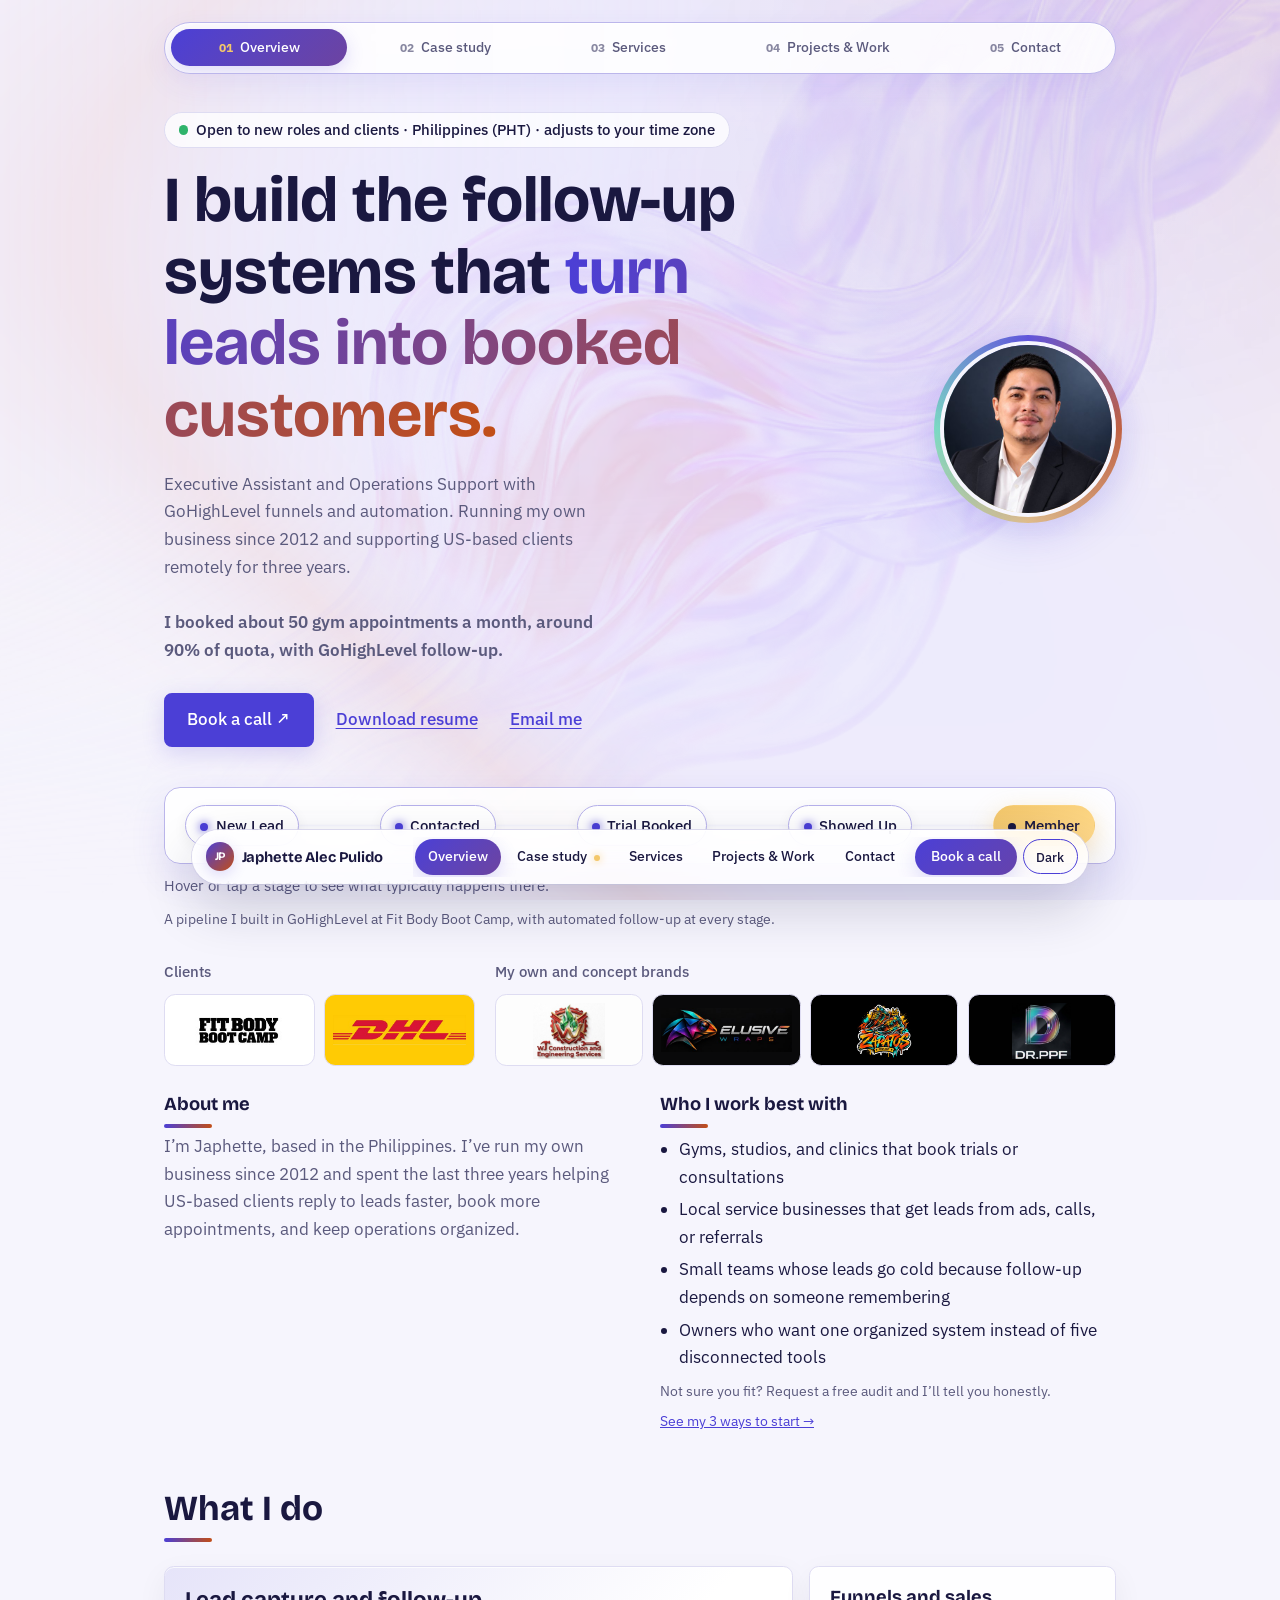
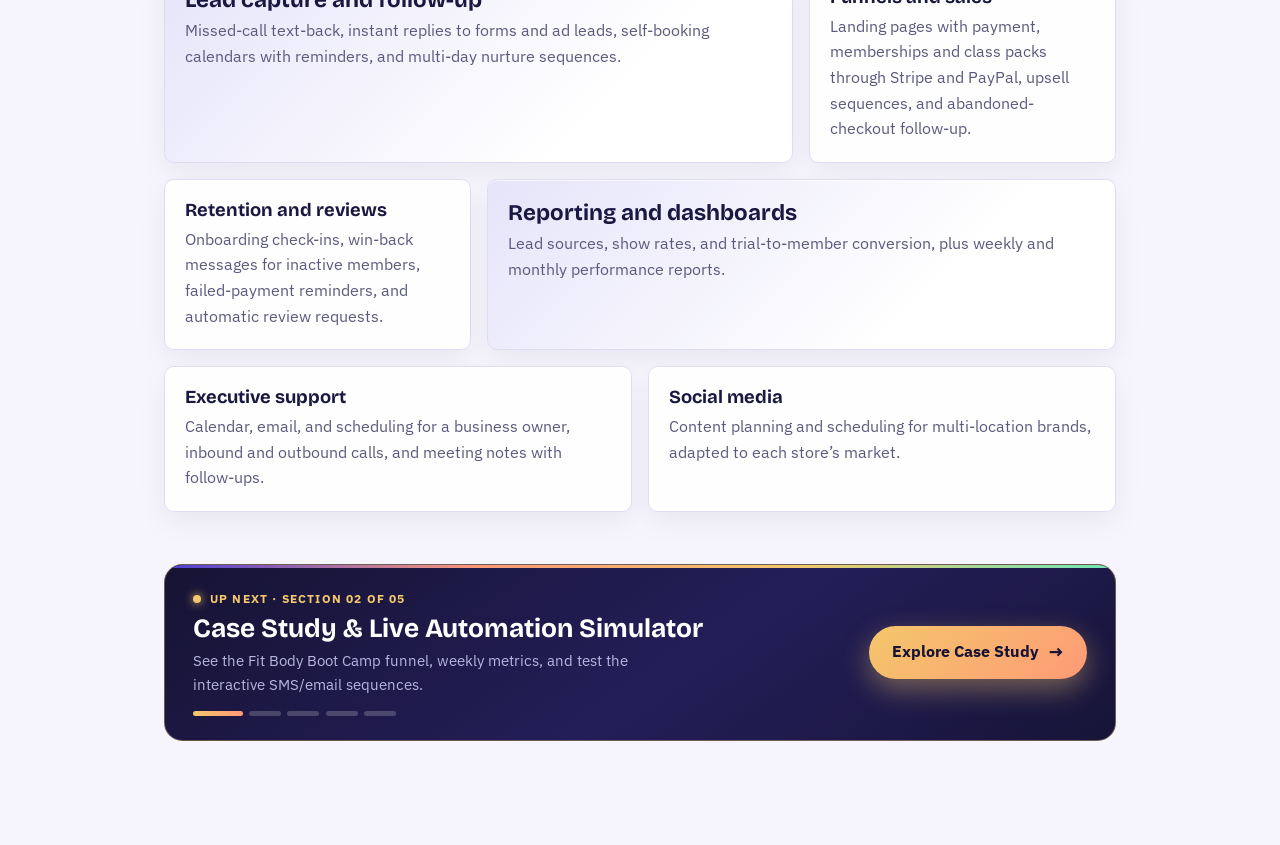
<file: index.html>
<!DOCTYPE html>
<html lang="en">
<head>
<meta charset="utf-8">
<meta name="viewport" content="width=device-width, initial-scale=1">
<script>if(innerWidth<700&&!location.search.includes("full"))location.replace("m.html")</script>
<title>Japhette Alec Pulido | Executive Assistant &amp; GoHighLevel Automation</title>
<meta name="theme-color" content="#4b3fd6">
<script>(function(){var r=document.documentElement;r.className+=" js";var s=null;try{s=localStorage.getItem("theme")}catch(e){}if(s!=="dark"&&s!=="light"){s=window.matchMedia&&matchMedia("(prefers-color-scheme:dark)").matches?"dark":"light"}r.setAttribute("data-theme",s)})();</script>
<meta name="description" content="GoHighLevel automation and executive assistant support. I build the follow-up systems that turn leads into booked customers. Philippines-based, US hours.">
<meta property="og:title" content="Japhette Alec Pulido | Executive Assistant &amp; GoHighLevel Automation">
<meta property="og:type" content="website">
<meta property="og:url" content="https://loomwell-ops.github.io/">
<meta property="og:description" content="GoHighLevel automation and executive assistant support. I build the follow-up systems that turn leads into booked customers. Philippines-based, US hours.">
<meta property="og:image" content="https://loomwell-ops.github.io/og-image.jpg">
<meta property="og:image:width" content="1200">
<meta property="og:image:height" content="630">
<meta property="og:image:alt" content="Japhette Alec Pulido, Executive Assistant and GoHighLevel automation">
<meta property="og:site_name" content="Japhette Alec Pulido">
<link rel="canonical" href="https://loomwell-ops.github.io/">
<script type="application/ld+json">{"@context": "https://schema.org", "@type": "Person", "name": "Japhette Alec Pulido", "jobTitle": "Executive Assistant & GoHighLevel Automation Specialist", "description": "GoHighLevel automation and executive assistant support. I build the follow-up systems that turn leads into booked customers. Philippines-based, US hours.", "url": "https://loomwell-ops.github.io/", "email": "loomwellops@gmail.com", "image": "https://loomwell-ops.github.io/profile.jpg", "address": {"@type": "PostalAddress", "addressCountry": "PH"}, "sameAs": ["https://www.linkedin.com/in/japhette-alec-pulido"], "knowsAbout": ["Executive Assistance", "Operations Support", "GoHighLevel", "Funnels and Automation", "Lead Follow-up", "Cold Calling", "Customer Support", "Performance Reporting", "Social Media Management", "Workflow Automation", "Email Marketing", "Zapier", "Make", "HubSpot"], "alumniOf": {"@type": "CollegeOrUniversity", "name": "Colegio de San Juan de Letran"}}</script>
<meta name="twitter:card" content="summary_large_image">
<meta name="twitter:image" content="https://loomwell-ops.github.io/og-image.jpg">
<link rel="apple-touch-icon" href="apple-touch-icon.png">
<link rel="icon" href="/favicon.png">
<link rel="preconnect" href="https://fonts.googleapis.com">
<link rel="preconnect" href="https://fonts.gstatic.com" crossorigin>
<link href="https://fonts.googleapis.com/css2?family=Bricolage+Grotesque:opsz,wght@12..96,500;12..96,700&family=IBM+Plex+Sans:wght@400;500&display=swap" rel="stylesheet" media="print" onload="this.media='all'">
<noscript><link href="https://fonts.googleapis.com/css2?family=Bricolage+Grotesque:opsz,wght@12..96,500;12..96,700&family=IBM+Plex+Sans:wght@400;500&display=swap" rel="stylesheet"></noscript>
<style>
:root{--bg:#f6f5fd;--surface:#fff;--ink:#1a1840;--muted:#5b5a7d;--line:#dedcf2;--accent:#4b3fd6;--accent-ink:#fff;--mark:#f3c76b}
@media (prefers-color-scheme:dark){:root:not([data-theme="light"]){--bg:#13112b;--surface:#1d1a3f;--ink:#ecebfa;--muted:#a8a6cf;--line:#2f2b5e;--accent:#9c93ff;--accent-ink:#13112b;--mark:#c99a2e}}
:root[data-theme="dark"]{--bg:#13112b;--surface:#1d1a3f;--ink:#ecebfa;--muted:#a8a6cf;--line:#2f2b5e;--accent:#9c93ff;--accent-ink:#13112b;--mark:#c99a2e}
:root[data-theme="light"]{--bg:#f6f5fd;--surface:#fff;--ink:#1a1840;--muted:#5b5a7d;--line:#dedcf2;--accent:#4b3fd6;--accent-ink:#fff;--mark:#f3c76b}
#theme{font:inherit;font-weight:500;cursor:pointer;background:transparent;color:var(--ink);border:2px solid var(--accent);border-radius:2rem;padding:.25rem .85rem}
#theme:hover{color:var(--accent)}
*{box-sizing:border-box}
html{scroll-behavior:smooth}
body{margin:0;background:var(--bg);color:var(--ink);font:400 1.05rem/1.65 "IBM Plex Sans",system-ui,sans-serif}
h1,h2,h3{font-family:"Bricolage Grotesque","IBM Plex Sans",sans-serif;line-height:1.12;margin:0}
a{color:var(--accent)}
:focus-visible{outline:3px solid var(--accent);outline-offset:3px}
.wrap{max-width:62rem;margin:0 auto;padding:0 1.25rem}
nav{display:flex;justify-content:space-between;align-items:center;padding:1.1rem 0;gap:1rem;flex-wrap:wrap}
nav b{font-family:"Bricolage Grotesque",sans-serif;font-size:1.1rem}
nav div{display:flex;gap:1.25rem;flex-wrap:wrap}
nav a{color:var(--ink);text-decoration:none;font-weight:500}
nav a:hover{color:var(--accent)}
.hero{display:grid;grid-template-columns:1fr auto;gap:2rem;align-items:center;padding:3.5rem 0 2rem}
.hero h1{font-size:clamp(2.2rem,6vw,4rem);font-weight:700;max-width:16ch}
.hero p{max-width:46ch;color:var(--muted);margin:1.25rem 0 1.75rem}
.photo{width:11rem;height:11rem;border-radius:50%;object-fit:cover;border:4px solid var(--surface);box-shadow:0 0 0 2px var(--accent)}
.btns{display:flex;gap:.75rem;flex-wrap:wrap}
.btn{display:inline-block;padding:.7rem 1.3rem;border-radius:.5rem;font-weight:500;text-decoration:none;border:2px solid var(--accent)}
.btn.main{background:var(--accent);color:var(--accent-ink)}
.btn.alt{color:var(--accent)}
.pipe{list-style:none;margin:1rem 0 0;padding:1.25rem;background:var(--surface);border:1px solid var(--line);border-radius:.75rem;display:flex;gap:.5rem;flex-wrap:wrap;align-items:center}
.pipe li{padding:.45rem .9rem;border-radius:2rem;background:var(--bg);border:1px solid var(--line);font-weight:500;font-size:.95rem}
.pipe li:not(:last-child)::after{content:"›";margin-left:.9rem;color:var(--muted)}
.pipe li:last-child{background:var(--mark);color:#1a1840;border-color:var(--mark)}
.cap{color:var(--muted);font-size:.9rem;margin:.6rem 0 0}
section{padding:3.5rem 0 .5rem}
h2{font-size:clamp(1.6rem,4vw,2.2rem);margin-bottom:1.5rem}
.grid{display:grid;grid-template-columns:repeat(auto-fit,minmax(16rem,1fr));gap:1rem}
.grid>div{background:var(--surface);border:1px solid var(--line);border-radius:.6rem;padding:1.25rem}
.grid h3{font-size:1.15rem;margin-bottom:.4rem}
.grid p{margin:0;color:var(--muted);font-size:.97rem}.grid p+p{margin-top:.6rem}.logos{list-style:none;margin:0;padding:0;display:grid;grid-template-columns:repeat(auto-fit,minmax(9rem,1fr));gap:.8rem}.logos li{display:grid;place-items:center;height:5.2rem;padding:.6rem;border-radius:.7rem;border:1px solid var(--line);overflow:hidden}.logos img{max-width:100%;max-height:4rem;width:auto;height:auto;object-fit:contain}.grid .price{color:var(--ink,inherit);font-weight:700}
.job{display:grid;grid-template-columns:11rem 1fr;gap:1rem 2rem;padding:1.5rem 0;border-top:1px solid var(--line)}
.job time{color:var(--muted);font-size:.95rem}
.job h3{font-size:1.2rem}
.job .co{color:var(--accent);font-weight:500;margin:.15rem 0 .6rem}
.job ul{margin:0;padding-left:1.1rem;max-width:62ch}
.job li{margin-bottom:.35rem}
.proj{background:var(--surface);border:1px solid var(--line);border-left:6px solid var(--accent);border-radius:.6rem;padding:1.5rem;max-width:44rem}
.proj h3{font-size:1.35rem;margin-bottom:.5rem}.badge{display:inline-block;vertical-align:middle;margin-left:.4rem;padding:.15rem .6rem;border-radius:999px;border:1px solid var(--accent);color:var(--accent);font-size:.75rem;font-weight:700;letter-spacing:.04em;text-transform:uppercase}
.proj p{margin:0 0 1.1rem;color:var(--muted)}
.group[hidden]{display:none}
.group h3{font-size:1.4rem}
.group h4{font-size:1.05rem;margin:1.5rem 0 .6rem}
.gd{color:var(--muted);max-width:60ch;margin:.3rem 0 1rem}
.tabs{display:flex;gap:.5rem;overflow-x:auto;padding-bottom:.5rem;margin-bottom:1.25rem}
.tabs button{font:inherit;font-weight:500;padding:.5rem 1rem;border-radius:2rem;border:2px solid var(--accent);background:transparent;color:var(--accent);cursor:pointer;white-space:nowrap}
.tabs button[aria-pressed=true]{background:var(--accent);color:var(--accent-ink)}
.strip{display:flex;gap:.75rem;overflow-x:auto;scroll-snap-type:x proximity;padding-bottom:.7rem}
.th{all:unset;cursor:zoom-in;flex:none;scroll-snap-align:start}
.th:focus-visible{outline:3px solid var(--accent);outline-offset:2px}
.th img{height:20rem;width:auto;display:block;border-radius:.5rem;border:1px solid var(--line)}
.strip figure{margin:0;flex:none;scroll-snap-align:start}
.strip video{height:20rem;max-width:85vw;object-fit:contain;display:block;background:#000;border-radius:.5rem}
.strip video.land{aspect-ratio:16/9}
.strip video.port{aspect-ratio:9/16}
figcaption{font-size:.9rem;color:var(--muted);margin-top:.3rem}
#lb{max-width:96vw;max-height:96vh;padding:0;border:0;background:transparent}
#lb img{max-width:96vw;max-height:92vh;display:block;border-radius:.5rem}
#lb::backdrop{background:rgba(0,0,0,.82)}
.chips{display:flex;flex-wrap:wrap;gap:.5rem;padding:0;list-style:none;margin:0}
.chips li{padding:.3rem .8rem;border:1px solid var(--line);background:var(--surface);border-radius:.4rem;font-size:.95rem}
.skills h3{font-size:1.05rem;margin:1.5rem 0 .6rem}
.tools li{padding:0;transition:border-color .2s}.tools li:hover{border-color:var(--accent)}.tools a{display:flex;align-items:center;gap:.55rem;padding:.3rem .8rem .3rem .45rem;color:var(--ink);text-decoration:none;border-radius:.4rem}.tools a:hover{color:var(--accent)}.tools img{width:24px;height:24px;flex:none;padding:2px;border-radius:6px;background:#fff;object-fit:contain}
.sr{position:absolute;width:1px;height:1px;overflow:hidden;clip:rect(0 0 0 0);white-space:nowrap}
.steps{counter-reset:s}.steps>div{position:relative}.n{display:inline-grid;place-items:center;width:1.7rem;height:1.7rem;border-radius:50%;background:var(--accent);color:var(--accent-ink);font-weight:700;font-size:.9rem;margin-bottom:.5rem}
.tg{font-size:.95rem;color:var(--muted);font-weight:500;margin:1rem 0 .4rem;font-family:"IBM Plex Sans",sans-serif}
#lb .x{position:absolute;top:.5rem;right:.5rem;width:2.5rem;height:2.5rem;border-radius:50%;border:0;background:rgba(0,0,0,.65);color:#fff;font-size:1.4rem;line-height:1;cursor:pointer}
footer{margin-top:4rem;padding:2.5rem 0 3rem;border-top:1px solid var(--line)}
footer p{margin:.3rem 0;color:var(--muted)}
.more{display:flex;flex-wrap:wrap;gap:.4rem 1.25rem;margin:1.25rem 0 0}.more a{font-weight:500}
main{display:block}
@media print{.bg,#stick,#theme,.tabs,.book{display:none!important}.js .rv{opacity:1!important;transform:none!important}body{background:#fff;color:#000}}
@media (max-width:640px){.hero{grid-template-columns:1fr}.photo{order:-1;width:8rem;height:8rem}.job{grid-template-columns:1fr;gap:.3rem}}
@media (prefers-reduced-motion:reduce){html{scroll-behavior:auto}}

[hidden]{display:none!important}
.skip{position:absolute;left:-999px;top:0;background:var(--accent);color:var(--accent-ink);padding:.6rem 1rem;border-radius:0 0 .5rem 0;z-index:30}.skip:focus{left:0}
.pill{display:inline-flex;align-items:center;gap:.5rem;font-size:.92rem;font-weight:500;padding:.3rem .85rem;border:1px solid var(--line);background:var(--surface);border-radius:2rem;margin-bottom:1rem}
.pill::before{content:"";width:.6rem;height:.6rem;border-radius:50%;background:#2fb36b}
.hero{padding:2rem 0 1.25rem}
.stats{display:grid;grid-template-columns:repeat(auto-fit,minmax(10rem,1fr));gap:.75rem;margin:1.5rem 0 0;padding:0;list-style:none}
.stats li{background:var(--surface);border:1px solid var(--line);border-radius:.6rem;padding:.9rem 1rem}
.stats b{display:block;font-family:"Bricolage Grotesque",sans-serif;font-size:1.6rem;line-height:1.15;color:var(--accent)}
.stats span{font-size:.92rem;color:var(--muted)}
.shot{margin:1.25rem 0 0;max-width:44rem}.shot img{width:100%;height:auto;border-radius:.6rem;border:1px solid var(--line)}
.vid{max-width:44rem}.vid video{width:100%;border-radius:.75rem;background:#000;display:block}
.quotes{display:grid;grid-template-columns:repeat(auto-fit,minmax(16rem,1fr));gap:1rem}
.quotes blockquote{margin:0;background:var(--surface);border:1px solid var(--line);border-left:6px solid var(--accent);border-radius:.6rem;padding:1.25rem}
.quotes p{margin:0 0 .75rem}.quotes cite{font-style:normal;font-size:.92rem;color:var(--muted)}
.faq details{background:var(--surface);border:1px solid var(--line);border-radius:.6rem;padding:.2rem 1.1rem;margin:.6rem 0;max-width:46rem}
.faq summary{cursor:pointer;font-weight:500;padding:.8rem 0}
.faq details p{margin:0 0 1rem;color:var(--muted)}
#stick{position:fixed;right:1rem;bottom:1rem;z-index:20;box-shadow:0 4px 16px rgba(0,0,0,.25);transition:opacity .2s}
#stick.off{opacity:0;pointer-events:none}
.up{font-size:.92rem}
@media (max-width:40rem){.hero{padding:1.25rem 0 1rem;grid-template-columns:1fr}.hero .photo{width:7rem;height:7rem;order:-1}}
@media (prefers-reduced-motion:reduce){#stick{transition:none}}

/* ---- beautification layer ---- */
:root{--g2:#c24e17;--glow:rgba(75,63,214,.18);--bgimg:url(bg-light.webp)}
:root[data-theme="dark"]{--g2:#ff9a76;--glow:rgba(156,147,255,.38);--bgimg:url(bg.jpg)}
body{position:relative}
.bg{position:absolute;inset:0 0 auto 0;height:max(100svh,42rem);z-index:-1;pointer-events:none;overflow:hidden;-webkit-mask-image:linear-gradient(#000 55%,transparent);mask-image:linear-gradient(#000 55%,transparent)}
.bg::before{content:"";position:absolute;inset:0;background:var(--bgimg) right top/cover no-repeat}
.bg::after{content:"";position:absolute;inset:0;background:linear-gradient(90deg,var(--bg) 0,transparent 55%)}
.grad{color:var(--accent)}
@supports ((-webkit-background-clip:text) or (background-clip:text)){.grad{background:linear-gradient(90deg,var(--accent),var(--g2));-webkit-background-clip:text;background-clip:text;color:transparent}}
h2::after{content:"";display:block;width:3rem;height:4px;border-radius:2px;margin-top:.6rem;background:linear-gradient(90deg,var(--accent),var(--g2))}
.photo{box-shadow:0 0 0 2px var(--accent),0 0 48px var(--glow)}
.pill,.pipe,.stats li{background:var(--surface);background:color-mix(in srgb,var(--surface) 76%,transparent);-webkit-backdrop-filter:blur(10px);backdrop-filter:blur(10px)}
.grid>div,.stats li,.quotes blockquote,.proj,.faq details{transition:transform .2s ease,border-color .2s ease,box-shadow .2s ease}
@media (hover:hover){.grid>div:hover,.stats li:hover,.quotes blockquote:hover{transform:translateY(-3px);border-color:var(--accent);box-shadow:0 10px 28px var(--glow)}}
.btn.main{box-shadow:0 6px 22px var(--glow)}
.js .rv{opacity:0;transform:translateY(16px);transition:opacity .6s ease,transform .6s ease}
.js .rv.in{opacity:1;transform:none}
@media (max-width:640px){.bg{opacity:.55}.bg::after{background:linear-gradient(90deg,var(--bg) 0,transparent 80%)}}
@media (prefers-reduced-motion:reduce){.js .rv{opacity:1;transform:none;transition:none}.grid>div:hover,.stats li:hover,.quotes blockquote:hover{transform:none}}
@media (max-width:640px){nav div{gap:.4rem .85rem}nav a{font-size:.95rem}#theme{padding:.1rem .65rem}}

/* ---- compact layout layer ---- */
html{scroll-padding-top:1rem}
.fold{background:var(--surface);border:1px solid var(--line);border-radius:.6rem;padding:.2rem 1.1rem;margin:1.25rem 0 0}
.fold summary{cursor:pointer;font-weight:500;padding:.8rem 0}
.fold[open] summary{margin-bottom:.4rem}
.fold>.job:first-of-type{border-top:0}
.callout{display:flex;gap:1rem 1.5rem;align-items:center;justify-content:space-between;flex-wrap:wrap;background:var(--surface);border:1px solid var(--line);border-left:6px solid var(--accent);border-radius:.6rem;padding:1.1rem 1.25rem;margin-top:1.25rem}
.callout h3{font-size:1.15rem;margin-bottom:.3rem}
.callout p{margin:0;max-width:52ch;color:var(--muted);font-size:.97rem}
#clients{padding:1.75rem 0 0}
#clients .tg{margin:0 0 .6rem}
#clients .lgs{display:grid;grid-template-columns:2fr 4fr;gap:1.25rem}
#clients .logos{gap:.6rem}
#clients .lg:first-child .logos{grid-template-columns:repeat(2,1fr)}
#clients .lg:last-child .logos{grid-template-columns:repeat(4,1fr)}
#clients .logos li{height:4.5rem;padding:.5rem}
#clients .logos img{max-height:3.5rem}
.book{padding-bottom:1rem}
nav a.cta{background:var(--accent);color:var(--accent-ink);padding:.3rem .95rem;border-radius:2rem}
nav a.cta:hover{color:var(--accent-ink);opacity:.9}
@media (min-width:40.01rem){html{scroll-padding-top:4.5rem}nav{position:sticky;top:0;z-index:25;background:var(--bg);background:color-mix(in srgb,var(--bg) 88%,transparent);-webkit-backdrop-filter:blur(10px);backdrop-filter:blur(10px);border-bottom:1px solid transparent}}
@media (max-width:40rem){#clients .lgs{grid-template-columns:1fr}#clients .lg:last-child .logos{grid-template-columns:repeat(2,1fr)}}
.btn.lnk{border-color:transparent;padding-left:.5rem;padding-right:.5rem;text-decoration:underline;text-underline-offset:.2em}
.btn.lnk:hover{border-color:var(--accent)}
.photo{object-position:50% 25%}
@media (min-width:40.01rem){#stick{display:none}}

/* ---- contact card ---- */
footer#contact{border-top:0;margin-top:3rem;padding:1rem 0 3rem}
.cta-card{position:relative;display:grid;grid-template-columns:auto 1fr;gap:1.5rem 2rem;align-items:center;padding:2.25rem;border-radius:1rem;border:1px solid var(--line);background:var(--surface);background:linear-gradient(135deg,color-mix(in srgb,var(--accent) 18%,var(--surface)),var(--surface) 62%);overflow:hidden;box-shadow:0 18px 50px var(--glow,rgba(75,63,214,.18))}
.cta-card::before{content:"";position:absolute;right:-5rem;top:-5rem;width:18rem;height:18rem;border-radius:50%;background:radial-gradient(circle,var(--glow,rgba(75,63,214,.18)),transparent 70%);pointer-events:none}
.cta-card>*{position:relative}
.cta-photo{width:7rem;height:7rem;border-radius:50%;object-fit:cover;object-position:50% 25%;border:4px solid var(--surface);box-shadow:0 0 0 2px var(--accent),0 0 40px var(--glow,rgba(75,63,214,.18))}
.cta-card h2{font-size:clamp(1.7rem,4.5vw,2.6rem);line-height:1.1;margin-bottom:.8rem;max-width:20ch}
.cta-card h2::after{display:none}
.cta-card p{margin:0 0 1.25rem;max-width:54ch;color:var(--muted)}
.cta-card .pill{margin-bottom:.9rem}
.contact-row{list-style:none;display:flex;flex-wrap:wrap;gap:.6rem 1.75rem;margin:1.5rem 0 0;padding:0}
.contact-row a{display:inline-flex;align-items:center;gap:.5rem;font-weight:500;color:var(--ink);text-decoration:none}
.contact-row a:hover{color:var(--accent);text-decoration:underline}
.contact-row svg{color:var(--accent);flex:none}
@media (max-width:40rem){.cta-card{grid-template-columns:1fr;padding:1.5rem}.cta-photo{width:5.5rem;height:5.5rem}}
.mock{list-style:none;margin:1rem 0 0;padding:0;display:grid;grid-template-columns:repeat(auto-fit,minmax(7rem,1fr));gap:.6rem;max-width:44rem}.mock li{background:var(--surface);border:1px solid var(--line);border-radius:.6rem;padding:.8rem}.mock b{display:block;font-size:1.6rem;color:var(--accent)}.mock span{font-size:.85rem;color:var(--muted)}.proofline{font-weight:600;margin:0 0 1.1rem}.pkg li{margin:.3rem 0}.note{font-size:.85rem;color:var(--muted);margin:.5rem 0 0}.demo{width:100%;height:600px;border:1px solid var(--line);border-radius:.6rem;margin:.4rem 0 .6rem;background:var(--surface)}
.funnel{list-style:none;margin:1rem 0 0;padding:0;max-width:44rem;display:grid;gap:.45rem}.funnel li{display:grid;grid-template-columns:7rem 1fr;align-items:center;gap:.7rem;font-size:.9rem}.funnel .fb{display:flex;align-items:center;justify-content:space-between;gap:.5rem;min-width:4.6rem;padding:.45rem .7rem;border-radius:.5rem;border-left:4px solid var(--accent);background:color-mix(in srgb,var(--accent) 22%,var(--surface))}.funnel b{font-size:1rem}.funnel small{opacity:.85}nav a.on{color:var(--accent)}.demo{box-shadow:0 12px 32px var(--glow)}@media print{nav,#stick,iframe,.btns{display:none!important}body{background:#fff!important;color:#000!important}}
.aud{display:flex;flex-direction:column;align-items:flex-start;gap:.45rem}.aud .note{margin:0}.linkbtn{background:none;border:0;padding:0;color:var(--accent);text-decoration:underline;font:inherit;cursor:pointer}.about{display:flex;gap:1.25rem;align-items:center;max-width:44rem;margin:1.75rem 0}.about img{width:7.5rem;height:7.5rem;border-radius:1rem;object-fit:cover;object-position:50% 25%;border:1px solid var(--line);flex:none}.about h2{font-size:1.15rem;margin:0 0 .3rem}.about p{margin:0;color:var(--muted)}.dgrid{display:grid;grid-template-columns:repeat(auto-fit,minmax(12rem,1fr));gap:.6rem;max-width:44rem;margin:.8rem 0}.dgrid img{width:100%;aspect-ratio:11/6;object-fit:cover;border-radius:.6rem;border:1px solid var(--line);transition:transform .2s}@media(hover:hover){.dgrid:hover img{transform:scale(1.02)}}@media(max-width:40rem){.about{flex-direction:column;align-items:flex-start}}
.flow{list-style:none;margin:1rem 0 0;padding:0;display:flex;flex-wrap:wrap;gap:.5rem;max-width:44rem;counter-reset:st}.flow li{flex:1 1 7.5rem;background:var(--surface);border:1px solid var(--line);border-left:4px solid var(--accent);border-radius:.6rem;padding:.7rem}.flow li::before{counter-increment:st;content:counter(st);color:var(--accent);font-weight:700;display:block}.flow b{display:block}.flow span{font-size:.85rem;color:var(--muted)}.fit{max-width:44rem;margin:1.5rem 0}.fit h2{font-size:1.15rem;margin:0 0 .5rem}.fit ul{margin:0 0 .5rem;padding-left:1.2rem}.fit li{margin:.3rem 0}
.tiers{list-style:none;padding:0;margin:.8rem 0 1.25rem;display:grid;grid-template-columns:repeat(auto-fit,minmax(13rem,1fr));gap:.8rem;max-width:56rem}.tiers li{background:var(--surface);border:1px solid var(--line);border-top:3px solid var(--accent);border-radius:.7rem;padding:1rem}.tiers b{display:block;font-size:1.05rem}.tiers p{margin:.2rem 0 0;color:var(--muted);font-size:.92rem}.tiers .price{color:var(--accent);font-weight:700}
.calc{max-width:44rem;margin:1.75rem 0}.cgrid{display:grid;gap:.8rem;grid-template-columns:repeat(auto-fit,minmax(12rem,1fr))}.calc label{display:grid;gap:.3rem;font-size:.9rem}.calc input[type=number]{padding:.55rem .65rem;border-radius:.5rem;border:1px solid var(--line);background:var(--surface);color:inherit;font:inherit}.calc input[type=range]{width:100%}.cres{margin-top:1rem;padding:1rem;border:1px solid var(--line);border-radius:.7rem;background:var(--surface);display:grid;gap:.4rem}.cres b{color:var(--accent)}.cres .big{font-size:1.2rem}
.sim{max-width:44rem;margin:.8rem 0}.simb{display:flex;flex-wrap:wrap;gap:.4rem}.simb button{padding:.5rem .8rem;border-radius:2rem;border:1px solid var(--line);background:var(--surface);color:inherit;font:inherit;cursor:pointer}.simb button[aria-pressed=true]{border-color:var(--accent);color:var(--accent);font-weight:600}.sim ol{list-style:none;margin:.8rem 0 0;padding:0;display:grid;gap:.5rem}.sim li{display:grid;gap:.15rem;padding:.6rem .8rem;border-left:4px solid var(--accent);border-radius:.5rem;background:var(--surface);animation:fu .4s both}.sim li small{color:var(--muted)}@keyframes fu{from{opacity:0;transform:translateY(6px)}to{opacity:1;transform:none}}@media(prefers-reduced-motion:reduce){.sim li{animation:none}}
.pipe li{cursor:pointer}.pipe button{background:none;border:0;color:inherit;font:inherit;padding:0;cursor:pointer}.pipe li:hover,.pipe li.on{border-color:var(--accent)}.pd-i{display:none}.pd{margin:.6rem 0 0;font-size:.92rem;color:var(--muted);min-height:1.5em}
@media(max-width:40rem){.pipe{flex-direction:column;align-items:stretch;gap:.4rem}.pipe li:not(:last-child)::after{content:none}.pipe li button{width:100%;text-align:left;display:flex;justify-content:space-between}.pipe li button::after{content:"+";color:var(--muted)}.pipe li.on button::after{content:"–"}.pipe li.on .pd-i{display:block;margin:.35rem 0 0;font-weight:400;font-size:.88rem;color:var(--muted)}.pd{display:none}}
.phone{max-width:24rem;margin:.8rem 0 0;border:1px solid var(--line);border-radius:1.5rem;background:var(--surface);padding:.6rem .8rem .9rem;box-shadow:0 10px 28px var(--glow)}.ph-head{display:flex;justify-content:space-between;align-items:center;gap:.5rem;font-size:.8rem;color:var(--muted);padding:.2rem .2rem .6rem;border-bottom:1px solid var(--line)}.ph-badge{font-size:.7rem;padding:.15rem .5rem;border-radius:2rem;border:1px solid var(--accent);color:var(--accent)}.phone ol{margin:.7rem 0 0}.phone li{border-left:0;max-width:92%;border-radius:1rem 1rem 1rem .3rem;background:color-mix(in srgb,var(--accent) 16%,var(--bg))}.phone li.em{border-radius:.6rem}.phone li.sys{max-width:100%;background:none;border:1px dashed var(--line);border-radius:.6rem;font-size:.85rem;color:var(--muted)}

/* polish: glow, bento, glass, tabs, ring */
body::before{content:"";position:fixed;inset:0;z-index:-1;pointer-events:none;background:radial-gradient(640px circle at 88% 6%,color-mix(in srgb,var(--accent) 16%,transparent),transparent 65%),radial-gradient(500px circle at 70% 22%,rgba(194,78,23,.10),transparent 62%)}
.bento,.grid.steps{--gl:color-mix(in srgb,var(--accent) 18%,transparent)}
.bento>div,.grid.steps>div{background-color:color-mix(in srgb,var(--surface) 80%,transparent);-webkit-backdrop-filter:blur(8px);backdrop-filter:blur(8px);transition:transform .2s ease,border-color .2s ease,box-shadow .2s ease}
.bento{grid-template-columns:repeat(6,1fr)}
.bento>div:nth-child(1),.bento>div:nth-child(4){grid-column:span 4;background:linear-gradient(135deg,color-mix(in srgb,var(--accent) 14%,var(--surface)),var(--surface) 70%)}
.bento>div:nth-child(2),.bento>div:nth-child(3){grid-column:span 2}
.bento>div:nth-child(5),.bento>div:nth-child(6){grid-column:span 3}
.bento>div:nth-child(1) h3,.bento>div:nth-child(4) h3{font-size:1.4rem}
@media(max-width:46rem){.bento{grid-template-columns:1fr}.bento>div{grid-column:auto!important}}
@media(hover:hover){.bento>div:hover,.grid.steps>div:hover{transform:translateY(-3px);border-color:var(--accent);box-shadow:0 12px 30px var(--gl)}}
@keyframes bi{from{opacity:0;filter:blur(6px);transform:translateY(10px)}to{opacity:1;filter:none;transform:none}}
.in .bento>div{animation:bi .6s ease both}.in .bento>div:nth-child(2){animation-delay:.07s}.in .bento>div:nth-child(3){animation-delay:.14s}.in .bento>div:nth-child(4){animation-delay:.21s}.in .bento>div:nth-child(5){animation-delay:.28s}.in .bento>div:nth-child(6){animation-delay:.35s}
.rtabs{display:flex;gap:.5rem;flex-wrap:wrap;margin:1rem 0 .4rem}
.rtabs button{font:inherit;font-weight:500;padding:.45rem .95rem;border-radius:2rem;border:2px solid var(--accent);background:transparent;color:var(--accent);cursor:pointer}
.rtabs button[aria-selected=true]{background:var(--accent);color:var(--accent-ink)}
.rpanel[hidden]{display:none}.rpanel{animation:fi .35s ease both}
@keyframes fi{from{opacity:0;transform:translateY(6px)}to{opacity:1;transform:none}}
.cols{display:flex;align-items:flex-end;gap:.7rem;height:11rem;max-width:30rem;margin-top:1rem}
.cols>div{flex:1;display:flex;flex-direction:column;justify-content:flex-end;align-items:center;gap:.25rem;font-size:.9rem}
.cols i{display:block;width:100%;border-radius:.4rem .4rem 0 0;background:color-mix(in srgb,var(--accent) 70%,var(--surface));transform-origin:bottom}
.cols span{color:var(--muted)}
.fb,.cols i{transition:clip-path .9s ease,transform .9s ease}
.pre .fb{clip-path:inset(0 100% 0 0)}.pre.cols i{transform:scaleY(0)}
.go .fb{clip-path:inset(0)}.go.cols i{transform:none}
.cviz{display:flex;gap:1.25rem;align-items:center;flex-wrap:wrap;margin-top:1rem}
.cviz circle{transition:stroke-dasharray .5s ease,stroke-dashoffset .5s ease}
.cleg{list-style:none;margin:0;padding:0;display:grid;gap:.4rem;font-size:.95rem}
.cleg i{display:inline-block;width:.8rem;height:.8rem;border-radius:50%;margin-right:.5rem;vertical-align:middle}
.cleg .d0{background:var(--muted)}.cleg .d1{background:var(--accent)}
@media(prefers-reduced-motion:reduce){.in .bento>div,.rpanel{animation:none}.fb,.cols i,.cviz circle{transition:none}.bento>div:hover,.grid.steps>div:hover{transform:none}}

/* ---- hero portrait, pulse, numerals, lightbox ---- */
.hero-ph{position:relative;display:grid;place-items:center}
.hero-ph::before{content:"";position:absolute;inset:-2.2rem;border-radius:50%;background:radial-gradient(circle,var(--glow) 0,transparent 68%);pointer-events:none}
.hero-ph .photo{position:relative}
@media (max-width:640px){.hero-ph{order:-1;justify-self:start}.hero-ph::before{inset:-1.2rem}}
#stats b,.funnel b,.cols b{font-variant-numeric:tabular-nums}
#lb::backdrop{-webkit-backdrop-filter:blur(10px);backdrop-filter:blur(10px)}
@keyframes pulse{0%{box-shadow:0 0 0 0 rgba(47,179,107,.55)}70%{box-shadow:0 0 0 .6rem rgba(47,179,107,0)}100%{box-shadow:0 0 0 0 rgba(47,179,107,0)}}
@media (prefers-reduced-motion:no-preference){
.pill::before{animation:pulse 2.4s ease-out infinite}
::view-transition-old(root),::view-transition-new(root){animation:none;mix-blend-mode:normal}
::view-transition-old(root){z-index:1}::view-transition-new(root){z-index:2}
@keyframes lbin{from{opacity:0;transform:scale(.96)}to{opacity:1;transform:none}}
#lb[open]{animation:lbin .22s ease both}
}

/* ---- tighter layout: merges, split pane, modal, live frame, hub tabs ---- */
.duo{display:grid;grid-template-columns:1fr 1fr;gap:1.5rem 2.5rem;align-items:start;margin-top:.5rem}
.duo>section{padding:0;margin:0}
.duo .about,.duo .fit{max-width:none;margin:1.25rem 0 0}
@media (max-width:46rem){.duo{grid-template-columns:1fr}}
.cta-card .hrs{font-size:.95rem;margin:0 0 1.25rem}
.calcbar{padding:1.25rem 0 0}
#roi{width:min(46rem,94vw);max-height:92vh;overflow:auto;padding:1.5rem;border:1px solid var(--line);border-radius:1rem;background:var(--bg);color:var(--ink);box-shadow:0 24px 64px rgba(0,0,0,.4),0 0 40px var(--glow)}
#roi::backdrop{background:rgba(0,0,0,.6);-webkit-backdrop-filter:blur(8px);backdrop-filter:blur(8px)}
#roi .calc{margin:0;max-width:none}
.roi-x{float:right;width:2.5rem;height:2.5rem;border-radius:50%;border:1px solid var(--line);background:var(--surface);color:var(--ink);font-size:1.4rem;line-height:1;cursor:pointer;margin:0 0 .5rem .75rem}
body:has(#roi[open]){overflow:hidden}
.live{display:grid;grid-template-columns:1.05fr .95fr;gap:1.5rem 2rem;margin-top:1.5rem;padding:1.25rem;border:1px solid var(--line);border-radius:1rem;background:var(--surface);background:color-mix(in srgb,var(--surface) 70%,transparent);-webkit-backdrop-filter:blur(10px);backdrop-filter:blur(10px)}
.live>div{min-width:0}
.live h3{margin:0 0 .4rem;font-size:1.15rem}
.live .sim{margin:0;max-width:none}.live .phone{max-width:none}.live .funnel,.live .cols{max-width:none}
@media (max-width:62rem){.live{grid-template-columns:1fr}}
.split{display:grid;grid-template-columns:16rem minmax(0,1fr);gap:1.25rem;align-items:start;margin-top:1rem}
.plist{display:flex;flex-direction:column;gap:.5rem}
.plist button{font:inherit;text-align:left;cursor:pointer;display:grid;gap:.1rem;padding:.75rem .9rem;border-radius:.6rem;border:1px solid var(--line);background:var(--surface);color:var(--ink);transition:border-color .2s ease,box-shadow .2s ease}
.plist b{font-family:"Bricolage Grotesque","IBM Plex Sans",sans-serif;font-size:1rem}
.plist span{font-size:.85rem;color:var(--muted)}
.plist button:hover{border-color:var(--accent)}
.plist button[aria-selected=true]{border-color:var(--accent);box-shadow:inset 4px 0 0 var(--accent),0 8px 22px var(--glow)}
.pdetail .proj{max-width:none;margin:0}
@media (max-width:46rem){.split{grid-template-columns:1fr}.plist{flex-direction:row;overflow-x:auto;padding-bottom:.4rem}.plist button{flex:none;min-width:11.5rem}}
#hub{padding-top:3.5rem}
.hubtabs,.rtabs{align-items:center}
.hubtabs{display:flex;gap:.5rem;flex-wrap:wrap;margin:1rem 0 1.25rem}
.hubtabs button{font:inherit;font-weight:500;padding:.45rem .95rem;border-radius:2rem;border:2px solid var(--accent);background:transparent;color:var(--accent);cursor:pointer}
.hubtabs button[aria-selected=true]{background:var(--accent);color:var(--accent-ink)}
.hp.faq details{max-width:46rem}
.glide{position:relative}
.glide>.gp{position:absolute;top:0;left:0;border-radius:2rem;background:var(--accent);z-index:0;pointer-events:none;transition:transform .44s cubic-bezier(.34,1.45,.64,1),width .44s cubic-bezier(.34,1.45,.64,1),height .2s}
.glide>button{position:relative;z-index:1}
.glide.has-pill>button[aria-selected=true]{background:transparent;color:var(--accent-ink)}
@keyframes bf{from{opacity:0;filter:blur(4px);transform:translateY(8px)}to{opacity:1;filter:none;transform:none}}
@media (prefers-reduced-motion:no-preference){.hp:not([hidden]),.pdetail .proj:not([hidden]){animation:bf .35s ease both}}
@media (prefers-reduced-motion:reduce){.glide>.gp{transition:none!important}}
@media print{.hp[hidden],.pdetail .proj[hidden]{display:block!important}.hubtabs,.plist,.calcbar,#roi{display:none!important}.split,.live,.duo{display:block}}
</style>
<link rel="stylesheet" href="spatial.css">
</head>
<body>
<div class="bg" aria-hidden="true"></div>
<a class="skip" href="#main">Skip to content</a>
<div class="wrap" id="top">
<nav aria-label="Primary"><b>Japhette Alec Pulido</b><div><a href="#case-study">Case study</a><a href="#projects">Projects</a><a href="#my-work">Work</a><a href="#services">Services</a><a class="cta" href="https://calendly.com/loomwellops/30min" target="_blank" rel="noopener" data-goatcounter-click="nav-book">Book a call</a><button id="theme" type="button" aria-pressed="false">Dark</button></div></nav>

<main id="main" tabindex="-1">
<header class="hero">
<div>
<span class="pill" id="avail">Open to new roles and clients · Philippines (PHT) · adjusts to your time zone</span>
<h1>I build the follow-up systems that <span class="grad">turn leads into booked customers.</span></h1>
<p>Executive Assistant and Operations Support with GoHighLevel funnels and automation. Running my own business since 2012 and supporting US-based clients remotely for three years.</p>
<p class="proofline">I booked about 50 gym appointments a month, around 90% of quota, with GoHighLevel follow-up.</p>
<div class="btns"><a class="btn main" href="https://calendly.com/loomwellops/30min" id="bookbtn" target="_blank" rel="noopener" data-goatcounter-click="hero-book">Book a call ↗</a><a class="btn lnk" href="resume.pdf" target="_blank" rel="noopener" data-goatcounter-click="resume-download">Download resume</a><a class="btn lnk" href="mailto:loomwellops@gmail.com" data-goatcounter-click="hero-email">Email me</a></div>
</div>
<div class="hero-ph"><img class="photo" src="profile.jpg" width="176" height="176" alt="Portrait of Japhette Alec Pulido, smiling, in a dark blazer"></div>
</header>

<ol class="pipe" aria-label="Example lead pipeline I have built in GoHighLevel"><li><button type="button" aria-expanded="false">New Lead</button><span class="pd-i">Typically, the lead is tagged by source and gets a quick first reply.</span></li><li><button type="button" aria-expanded="false">Contacted</button><span class="pd-i">Typically, calls and messages are logged, and quiet leads get a nudge.</span></li><li><button type="button" aria-expanded="false">Trial Booked</button><span class="pd-i">Typically, a confirmation goes out, then reminders before the visit.</span></li><li><button type="button" aria-expanded="false">Showed Up</button><span class="pd-i">Typically, the visit is marked and the lead moves on to a membership follow-up.</span></li><li><button type="button" aria-expanded="false">Member</button><span class="pd-i">Typically, the new member is tagged and moved to the member list.</span></li></ol>
<p class="pd" id="pd" data-d="Hover or tap a stage to see what typically happens there."></p>
<p class="cap">A pipeline I built in GoHighLevel at Fit Body Boot Camp, with automated follow-up at every stage.</p>

<section id="clients" aria-label="Brands I have worked on">
<div class="lgs">
<div class="lg"><p class="tg">Clients</p><ul class="logos" aria-label="Client logos"><li style="background:rgb(255, 255, 255)"><img src="work/clients/client-1.jpg" alt="Fit Body Boot Camp logo" loading="lazy" width="235" height="90"></li><li style="background:rgb(255, 203, 4)"><img src="work/clients/client-2.jpg" alt="DHL logo" loading="lazy" width="420" height="94"></li></ul></div>
<div class="lg"><p class="tg">My own and concept brands</p><ul class="logos" aria-label="Own and concept brand logos"><li style="background:rgb(253, 253, 253)"><img src="work/clients/client-3.jpg" alt="WJ Construction and Engineering Services logo" loading="lazy" width="420" height="325"></li><li style="background:rgb(9, 9, 10)"><img src="work/clients/client-4.jpg" alt="Elusive Wraps logo" loading="lazy" width="420" height="140"></li><li style="background:rgb(0, 0, 0)"><img src="work/clients/client-5.jpg" alt="Zapatos logo" loading="lazy" width="420" height="420"></li><li style="background:rgb(1, 1, 1)"><img src="work/clients/client-6.jpg" alt="DR.PPF logo" loading="lazy" width="420" height="399"></li></ul></div>
</div>
</section>

<div class="duo"><section id="about" class="about"><div><h2>About me</h2><p>I’m Japhette, based in the Philippines. I’ve run my own business since 2012 and spent the last three years helping US-based clients reply to leads faster, book more appointments, and keep operations organized.</p></div></section>
<section id="fit" class="fit"><h2>Who I work best with</h2><ul><li>Gyms, studios, and clinics that book trials or consultations</li><li>Local service businesses that get leads from ads, calls, or referrals</li><li>Small teams whose leads go cold because follow-up depends on someone remembering</li><li>Owners who want one organized system instead of five disconnected tools</li></ul><p class="note">Not sure you fit? Request a free audit and I’ll tell you honestly.</p><p class="note"><a href="#services">See my 3 ways to start →</a></p></section></div>

<section id="intro" hidden>
<h2>Meet me</h2>
<div class="vid"><video id="introv" controls preload="metadata" playsinline></video></div>
</section>

<section id="work">
<h2>What I do</h2>
<div class="grid bento">
<div><h3>Lead capture and follow-up</h3><p>Missed-call text-back, instant replies to forms and ad leads, self-booking calendars with reminders, and multi-day nurture sequences.</p></div>
<div><h3>Funnels and sales</h3><p>Landing pages with payment, memberships and class packs through Stripe and PayPal, upsell sequences, and abandoned-checkout follow-up.</p></div>
<div><h3>Retention and reviews</h3><p>Onboarding check-ins, win-back messages for inactive members, failed-payment reminders, and automatic review requests.</p></div>
<div><h3>Reporting and dashboards</h3><p>Lead sources, show rates, and trial-to-member conversion, plus weekly and monthly performance reports.</p></div>
<div><h3>Executive support</h3><p>Calendar, email, and scheduling for a business owner, inbound and outbound calls, and meeting notes with follow-ups.</p></div>
<div><h3>Social media</h3><p>Content planning and scheduling for multi-location brands, adapted to each store’s market.</p></div>
</div>
</section>

<section id="case-study">
<h2>Case study: from new lead to member</h2>
<p class="gd">At Fit Body Boot Camp I built the follow-up in GoHighLevel so every lead gets a quick reply and a clear next step, and nobody has to remember to chase them.</p>
<div class="grid steps">
<div><span class="n">1</span><h3>New lead</h3><p>Form and ad leads get an instant reply. Missed calls get an automatic text-back.</p></div>
<div><span class="n">2</span><h3>Contacted</h3><p>Call follow-up sequences and multi-day nurture messages, with contacts tagged by stage.</p></div>
<div><span class="n">3</span><h3>Trial booked</h3><p>A self-booking calendar with confirmations and reminders.</p></div>
<div><span class="n">4</span><h3>Showed up</h3><p>Onboarding check-ins after the first visit.</p></div>
<div><span class="n">5</span><h3>Member</h3><p>Review requests, failed-payment reminders, and win-back messages if they go quiet.</p></div>
</div>
<ul class="stats" id="stats"><li><b>~100</b><span>calls a day, logged in Google Sheets</span></li><li><b>~50</b><span>gym appointments booked a month</span></li><li><b>~90%</b><span>of the monthly appointment quota</span></li><li><b>~20</b><span>discovery meetings a week</span></li><li><b>5 stores</b><span>in 4 states supported</span></li><li><b>3 years</b><span>supporting US-based clients remotely</span></li></ul>
<div class="live"><div class="lv-a"><h3>Sample report</h3>
<div class="rtabs" role="tablist" aria-label="Sample report views"><button type="button" role="tab" id="rt1" aria-selected="true" aria-controls="rp1">Pipeline</button><button type="button" role="tab" id="rt2" aria-selected="false" aria-controls="rp2" tabindex="-1">Lead sources</button><button type="button" role="tab" id="rt3" aria-selected="false" aria-controls="rp3" tabindex="-1">Calls</button></div>
<div class="rpanel" role="tabpanel" id="rp1" aria-labelledby="rt1"><ol class="funnel" aria-label="Sample pipeline for one week, with the share that moves to each next stage"><li><span>New lead</span><span class="fb" style="width:100%"><b>84</b></span></li><li><span>Contacted</span><span class="fb" style="width:85%"><b>71</b><small>85%</small></span></li><li><span>Trial booked</span><span class="fb" style="width:37%"><b>31</b><small>44%</small></span></li><li><span>Showed up</span><span class="fb" style="width:26%"><b>22</b><small>71%</small></span></li><li><span>Member</span><span class="fb" style="width:11%"><b>9</b><small>41%</small></span></li></ol></div>
<div class="rpanel" role="tabpanel" id="rp2" aria-labelledby="rt2" hidden><ol class="funnel" aria-label="Sample leads by source for one week"><li><span>Facebook ads</span><span class="fb" style="width:100%"><b>38</b></span></li><li><span>Instagram</span><span class="fb" style="width:45%"><b>17</b></span></li><li><span>Google search</span><span class="fb" style="width:37%"><b>14</b></span></li><li><span>Referrals</span><span class="fb" style="width:24%"><b>9</b></span></li><li><span>Website form</span><span class="fb" style="width:16%"><b>6</b></span></li></ol></div>
<div class="rpanel" role="tabpanel" id="rp3" aria-labelledby="rt3" hidden><div class="cols" role="img" aria-label="Sample calls logged per weekday: Monday 96, Tuesday 104, Wednesday 100, Thursday 108, Friday 92, 500 in total"><div><b>96</b><i style="height:7.1rem"></i><span>Mon</span></div><div><b>104</b><i style="height:7.7rem"></i><span>Tue</span></div><div><b>100</b><i style="height:7.4rem"></i><span>Wed</span></div><div><b>108</b><i style="height:8.0rem"></i><span>Thu</span></div><div><b>92</b><i style="height:6.8rem"></i><span>Fri</span></div></div><p class="note">500 calls logged in the sample week.</p></div>
<p class="note">Sample data with fictional numbers, to show the format. In the pipeline view, percentages show the share of the previous stage. Same figures as the <a href="sample-weekly-report.pdf" target="_blank" rel="noopener">sample weekly report</a>.</p>
</div><div class="lv-b"><h3>Try the automation</h3><div class="sim"><p class="gd">Try it: pick an event to see what the lead receives.</p><div class="simb" id="simb"><button type="button" data-k="lead" aria-pressed="false">New lead</button><button type="button" data-k="call" aria-pressed="false">Missed call</button><button type="button" data-k="booked" aria-pressed="false">Booked appointment</button><button type="button" data-k="noshow" aria-pressed="false">No-show</button><button type="button" data-k="quiet" aria-pressed="false">Quiet lead</button></div><div class="phone"><div class="ph-head"><span>Example contact</span><span class="ph-badge">Example automation</span></div><ol id="simo" aria-live="polite"></ol></div><p class="note">Example messages and timing only. Real wording and timing are set for each business, and texting needs the lead’s consent.</p></div>
</div></div>
<figure class="shot" id="shot" hidden><img alt=""><figcaption></figcaption></figure>
<p class="gd" style="margin-top:1.5rem">I tracked lead sources, show rates, and trial-to-member conversion, and sent weekly and monthly reports. Alongside the automation, I made and took about 100 calls a day, logged in Google Sheets, and booked about 50 gym appointments a month, roughly 90% of the monthly quota.</p>
</section>


<section id="proof">
<h2>What clients say</h2>
<div class="quotes" id="quotes"><blockquote><p>“Japhette took a massive weight off our shoulders by building out our employee handbooks, attendance policies, and day-to-day compliance tracking across multiple store locations. He jumped right in, organized our processes, and consistently delivered reliable support without needing to be micromanaged.”</p><cite>Romelle, Assistant, Consulting Company</cite></blockquote><blockquote><p>“Working with Japhette completely elevated our local marketing and store operations. From designing sharp ad creatives and promotional graphics to streamlining our retail compliance and onboarding forms, he brings a rare mix of creativity and operational discipline.”</p><cite>Dom, Store Owner, DHL Express Partner Location</cite></blockquote><blockquote><p>“Japhette was instrumental in keeping our member accounts, billing, and lead funnels running smoothly. He handled everything from CRM automation and social media content to member support with speed, accuracy, and zero drama.”</p><cite>Steve, Owner, Fit Body Boot Camp</cite></blockquote></div>
</section>

<section id="calculator" class="calcbar"><div class="callout"><div><h3>What could faster follow-up be worth?</h3><p>Plug in your own numbers for a rough monthly and yearly figure. Nothing is sent or saved.</p></div><button type="button" class="btn main" id="roi-open" aria-haspopup="dialog">Open ROI calculator</button></div></section>
<dialog id="roi" aria-labelledby="roi-h"><button type="button" class="roi-x" aria-label="Close calculator">×</button><div class="calc"><h2 id="roi-h">What could faster follow-up be worth?</h2>
<p class="gd">Change the example numbers to yours. Nothing is sent or saved. This is an illustration, not a prediction.</p>
<div class="cgrid"><label for="c-leads">Leads per month<input type="number" id="c-leads" value="80" min="0" max="100000" step="1" inputmode="decimal"></label><label for="c-book">Leads who book an appointment (%)<input type="number" id="c-book" value="35" min="0" max="100" step="1" inputmode="decimal"></label><label for="c-show">Booked people who show up (%)<input type="number" id="c-show" value="70" min="0" max="100" step="1" inputmode="decimal"></label><label for="c-close">People who show up and become customers (%)<input type="number" id="c-close" value="40" min="0" max="100" step="1" inputmode="decimal"></label><label for="c-ltv">Average customer value ($)<input type="number" id="c-ltv" value="1200" min="0" max="10000000" step="50" inputmode="decimal"></label><label for="c-lift">Improvement from faster follow-up and reminders: <b id="c-lift-v">10%</b><input type="range" id="c-lift" min="0" max="30" value="10"></label></div>
<div class="cviz"><svg viewBox="0 0 120 120" width="120" height="120" role="img" aria-label="Ring chart: customers per month today, and the possible gain from faster follow-up"><circle cx="60" cy="60" r="48" fill="none" stroke="var(--line)" stroke-width="14"/><circle id="cv-a" cx="60" cy="60" r="48" fill="none" stroke="var(--muted)" stroke-width="14" transform="rotate(-90 60 60)"/><circle id="cv-b" cx="60" cy="60" r="48" fill="none" stroke="var(--accent)" stroke-width="14" transform="rotate(-90 60 60)"/><text id="cv-t" x="60" y="60" text-anchor="middle" font-size="19" font-weight="700" fill="var(--ink)">+0</text><text x="60" y="76" text-anchor="middle" font-size="9" fill="var(--muted)">more / month</text></svg><ul class="cleg"><li><i class="d0"></i><span id="cv-l0">Today</span></li><li><i class="d1"></i><span id="cv-l1">Possible gain</span></li></ul></div>
<div class="cres" id="c-out" aria-live="polite"></div>
<p class="note">Assumes the improvement applies to both the booking rate and the show rate, each capped at 100%. Your real results depend on your offer, your leads, and your team.</p>
<p><a class="btn main" href="#audit" data-goatcounter-click="calc-audit">Request a free audit</a> <a class="btn alt" href="https://calendly.com/loomwellops/30min" target="_blank" rel="noopener" data-goatcounter-click="calc-book">Book a 30-minute call</a></p></div></dialog>

<section id="services">
<h2>Services</h2>
<p class="gd">Starting rates are below. I confirm the final scope and price in writing after a short intro call.</p>
<h3 style="margin-top:1.25rem">Three ways to start</h3>
<ol class="tiers"><li><b>1. Free mini audit</b><p class="price">Free</p><p>Send me how you handle leads today. I send back the 3 changes that matter most. <a href="#audit">Request one</a></p></li><li><b>2. Lead-to-booking setup</b><p class="price">Fixed price, from $300</p><p>About two weeks. Pipeline, instant replies, booking calendar, reminders, no-show rebooking, and a checklist your team can follow.</p></li><li><b>3. Ongoing support</b><p class="price">Monthly hours agreed in writing</p><p>Keep the system running and improving, with executive assistant help and a weekly report.</p></li></ol>
<details class="fold"><summary>All services and starting rates</summary>
<div class="grid">
<div><h3>GoHighLevel automation</h3><p>Lead capture, pipelines with automated follow-up, booking calendars and reminders, missed-call text-back, and reporting. A good fit for gyms, studios, and local service businesses.</p><p class="price">From $12 an hour</p></div>
<div><h3>Social media management</h3><p>Monthly content planning, a content calendar with client approval, scheduling, and posts adapted to each location or market.</p><p class="price">From $350 a month</p></div>
<div><h3>Executive assistant and operations</h3><p>Calendar, email, and calls, plus handbooks, checklists, compliance tracking, and customer or member support.</p><p class="price">From $8 an hour</p></div>
</div>
</details>
<details class="fold pkg"><summary>Problems I fix</summary>
<p class="gd"><b>GoHighLevel and systems</b></p><ul><li>Leads sitting in a spreadsheet or inbox for days: I connect your form to GoHighLevel and set up an instant reply and a text reminder.</li><li>A messy CRM with duplicate contacts: I clean it up and build a simple pipeline so your team knows who to follow up with each morning.</li><li>New inquiries buried in email: I route website forms into GoHighLevel and Slack so someone sees them right away.</li></ul>
<p class="gd"><b>Executive assistant and admin</b></p><ul><li>An overflowing inbox: I set up filters for invoices and client threads, plus a short daily check-in routine.</li><li>Forgotten contracts and welcome packets: I build an onboarding checklist (for example in Notion) so nothing gets skipped.</li><li>Calendar chaos across time zones: I sort out scheduling and double-bookings.</li></ul>
<p class="gd"><b>Social media and content</b></p><ul><li>Approvals scattered across Drive and email: I set up one shared content calendar so posts go out on schedule.</li><li>Long recordings you never reuse: I cut them into short clips and graphics.</li></ul></details>
<details class="fold pkg"><summary>What is in the lead-to-booking setup</summary>
<p class="gd"><b>Included:</b></p><ul><li>Pipeline stages built around how your business sells</li><li>Instant reply to new leads and missed-call text-back</li><li>Booking calendar with confirmations and reminders</li><li>No-show and follow-up sequences</li><li>A simple report on lead sources and show rates</li><li>A written checklist so your team can run it</li></ul>
<p class="gd"><b>Timeline:</b> usually about two weeks, depending on scope.</p>
<p class="gd"><b>What I need from you:</b> access to your CRM or calendar, your offers and prices, and who approves what.</p>
<p class="note">Final scope and price are confirmed in writing after the intro call.</p></details>
<p style="margin-top:1.25rem"><a class="btn main" href="https://calendly.com/loomwellops/30min" target="_blank" rel="noopener" data-goatcounter-click="services-book">Book a free intro call</a> <a class="btn alt" href="5-follow-up-automations.pdf" target="_blank" rel="noopener" data-goatcounter-click="services-checklist">Free: 5 follow-up automations (PDF)</a> <a class="btn alt" href="services-and-rates.pdf" target="_blank" rel="noopener">Download services sheet</a></p>
<div class="callout" id="audit"><div><h3>Free mini audit</h3><p>Send me how you handle leads today. I look for slow replies, missed follow-ups, missing reminders, and leads that go cold, then send back the 3 changes that matter most, free.</p></div><div class="aud"><a class="btn main" href="https://mail.google.com/mail/?view=cm&amp;fs=1&amp;to=loomwellops%40gmail.com&amp;su=Free%20mini%20audit&amp;body=Hi%20Japhette%2C%20here%20is%20how%20we%20handle%20leads%20today%3A" target="_blank" rel="noopener" data-goatcounter-click="audit-gmail">Request a free audit</a><p class="note">Opens Gmail in a new tab. No Gmail? <a href="mailto:loomwellops@gmail.com?subject=Free%20mini%20audit" data-goatcounter-click="audit-mailto">Use your mail app</a> or <button type="button" class="linkbtn" id="cpe">copy my email</button>.</p><p class="note" id="audit-note" hidden>Your calculator numbers are included in the email.</p><p class="note"><a href="sample-audit.pdf" target="_blank" rel="noopener" data-goatcounter-click="sample-audit">See a sample audit (PDF)</a></p></div></div>
</section>

<section id="design" class="dsg"><h2>Design and brand work</h2><p class="gd">Logo and brand concepts for DR.PPF and Elusive Wraps, plus social graphics and video.</p><a class="dgrid" href="design.html" aria-label="See all design work" data-goatcounter-click="design-thumbs"><img src="work/t/drppf-1.jpg" alt="Chrome blackletter wordmark on black with gold frame" loading="lazy"><img src="work/t/drppf-7.jpg" alt="Geometric panther head over car outline" loading="lazy"><img src="work/t/elusive-60.jpg" alt="Elusive Wraps brand concept" loading="lazy"></a><p><a class="btn main" href="design.html" data-goatcounter-click="design-all">See all design work</a></p></section>

<section id="projects">
<h2>Projects</h2>
<p class="gd">Four web apps I built and use myself: plan and approve client content in the calendar, keep my job search on track in the tracker, manage cash flow in USD and PHP in the budget tracker, and run leads through a contacts and pipeline CRM.</p>
<div class="split" id="projsplit"><div class="plist" id="plist" role="tablist" aria-label="Projects" aria-orientation="vertical"><button type="button" role="tab" id="pt-calendar" aria-selected="true" aria-controls="proj-calendar"><b>Content Calendar</b><span>Plan and approve client posts</span></button><button type="button" role="tab" id="pt-tracker" aria-selected="false" aria-controls="proj-tracker"><b>Job Application Tracker</b><span>Run a job search</span></button><button type="button" role="tab" id="pt-budget" aria-selected="false" aria-controls="proj-budget"><b>Budget Tracker</b><span>USD and PHP cash flow</span></button><button type="button" role="tab" id="pt-crm" aria-selected="false" aria-controls="proj-crm"><b>Contacts and Pipeline CRM</b><span>Leads, notes, drag-and-drop stages</span></button><button type="button" role="tab" id="pt-soon" aria-selected="false" aria-controls="proj-soon"><b>Booking and follow-up automations</b><span>Coming soon</span></button></div><div class="pdetail">
<div class="proj" id="proj-calendar" role="tabpanel" aria-labelledby="pt-calendar">
<h3>Content Calendar</h3>
<p>A web app I built to replace my Excel social media content calendar. Posts are planned in one place, stored in a database, and sent to the client for approval.</p>
<a class="btn main" href="https://loomwell-ops.github.io/smm-calendar/calendar-demo.html" target="_blank" rel="noopener" data-goatcounter-click="project-calendar-demo">Open the live demo</a> <a class="btn alt" href="https://loomwell-ops.github.io/smm-calendar/" target="_blank" rel="noopener" data-goatcounter-click="project-calendar">Open the app</a> <a class="btn alt" href="#proj-tracker">See the tracker</a>
<details class="fold"><summary>Try the live demo here</summary><iframe class="demo" src="https://loomwell-ops.github.io/smm-calendar/calendar-demo.html" title="Content Calendar live demo" loading="lazy"></iframe><p class="note">Sample data only. Pick the agency view or the client view. If the demo does not load here, open it in its own tab.</p></details>
</div>
<div class="proj" id="proj-tracker" role="tabpanel" aria-labelledby="pt-tracker">
<h3>Job Application Tracker</h3>
<p>A web app I built to run my own job search: applications, follow-up reminders, board and calendar views, and tools that tailor a resume to each job. Create a free account to keep your data, or open the demo with sample data. No account needed.</p>
<a class="btn main" href="https://loomwell-ops.github.io/tracker/demo.html" target="_blank" rel="noopener" data-goatcounter-click="project-tracker-demo">Open the live demo</a> <a class="btn alt" href="https://loomwell-ops.github.io/tracker/" target="_blank" rel="noopener" data-goatcounter-click="project-tracker">Open the tracker</a> <a class="btn alt" href="#proj-budget">See the budget tracker</a>
<details class="fold"><summary>Try the live demo here</summary><iframe class="demo" src="https://loomwell-ops.github.io/tracker/demo.html" title="Job Application Tracker live demo" loading="lazy"></iframe><p class="note">Sample data only. Nothing is saved. If it does not load here, open it in its own tab.</p></details>
</div>
<div class="proj" id="proj-budget" role="tabpanel" aria-labelledby="pt-budget">
<h3>Budget Tracker</h3>
<p>A web app I built to track my own money as a remote worker paid in US dollars and spending in pesos. It logs income and expenses in USD or PHP with the exchange rate saved on each entry, and shows a balance chart, a 6-month cash flow comparison, a 30-day forecast, recurring bills and payouts on a calendar, wallets, and monthly budgets per category. Data stays in your browser, and you can export it to CSV.</p>
<a class="btn main" href="https://loomwell-ops.github.io/budget/" target="_blank" rel="noopener" data-goatcounter-click="project-budget">Open the budget tracker</a> <a class="btn alt" href="#proj-crm">See the CRM</a>
<details class="fold"><summary>Try the live demo here</summary><iframe class="demo" src="https://loomwell-ops.github.io/budget/" title="Budget Tracker live demo" loading="lazy"></iframe><p class="note">It starts empty at ₱0.00. Add a transaction to see the charts fill in. If the demo does not load here, open the app in its own tab.</p></details>
</div>
<div class="proj" id="proj-crm" role="tabpanel" aria-labelledby="pt-crm">
<h3>Contacts and Pipeline CRM</h3>
<p>A lightweight CRM I built from what I learned running pipelines in GoHighLevel. It has a drag-and-drop pipeline board, a searchable contacts list with a dated notes timeline for each contact, and settings to rename the pipeline stages for any business. Sign-in is required for the real app, and each user only sees their own data. The live demo uses sample data, so you can try it without signing in.</p>
<a class="btn main" href="https://loomwell-ops.github.io/contact-pipeline-lead/crm-demo.html" target="_blank" rel="noopener" data-goatcounter-click="project-crm-demo">Open the live demo</a> <a class="btn alt" href="https://calendly.com/loomwellops/30min" target="_blank" rel="noopener" data-goatcounter-click="project-crm-book">Book a call for a walkthrough</a>
<details class="fold"><summary>Try the live demo here</summary><iframe class="demo" src="https://loomwell-ops.github.io/contact-pipeline-lead/crm-demo.html" title="CRM live demo" loading="lazy"></iframe><p class="note">Sample data only. Nothing is saved or sent. If it does not load here, open it in its own tab.</p></details>
</div>
<div class="proj soon" id="proj-soon" role="tabpanel" aria-labelledby="pt-soon">
<h3>Booking and follow-up automations <span class="badge">Coming soon</span></h3>
<p>The next step for the CRM: a booking page with reminders and simple follow-up automations, like instant replies and no-show rebooking. It is in development. Tell me what you would want it to do on an intro call.</p>
<a class="btn main" href="https://calendly.com/loomwellops/30min" target="_blank" rel="noopener" data-goatcounter-click="project-book">Book a call</a>
</div>
</div></div>
</section>

<section id="my-work" class="work">
<h2>Work</h2>
<p class="gd">Pick a client, then swipe or scroll sideways. Tap an image to enlarge it. Logo and brand design has its own page: <a href="design.html">see the design work</a>.</p>
<details class="fold" id="work-fold"><summary>Show social media and video samples</summary>
<div class="tabs" role="group" aria-label="Choose a client"><button type="button" data-g="g-dhl" aria-pressed="false">DHL Partner Shop</button><button type="button" data-g="g-fbbc" aria-pressed="false">Fit Body Boot Camp</button><button type="button" data-g="g-shiputah" aria-pressed="false">Ship Utah</button><button type="button" data-g="g-wj" aria-pressed="false">WJ Construction</button><button type="button" data-g="g-zap" aria-pressed="false">Zapatos</button><button type="button" data-g="g-ai" aria-pressed="false">AI video</button></div>
<div class="group" id="g-dhl"><h3>DHL Express Partner Shop</h3><p class="gd">Facebook and Instagram posts, carousels, and short videos for a DHL Express partner shop. Some visuals are AI-assisted.</p><h4>Four steps to ship (4)</h4><div class="strip" tabindex="0" role="region" aria-label="DHL Express Partner Shop: Four steps to ship"><button type="button" class="th"><img src="work/t/dhl-01.jpg" data-full="work/dhl-01.jpg" decoding="async" onerror="this.onerror=null;this.src=this.dataset.full" alt="Step 1: Pack it" loading="lazy" width="886" height="1100"></button><button type="button" class="th"><img src="work/t/dhl-02.jpg" data-full="work/dhl-02.jpg" decoding="async" onerror="this.onerror=null;this.src=this.dataset.full" alt="Step 2: Bring ID and address" loading="lazy" width="886" height="1100"></button><button type="button" class="th"><img src="work/t/dhl-03.jpg" data-full="work/dhl-03.jpg" decoding="async" onerror="this.onerror=null;this.src=this.dataset.full" alt="Step 3: We handle the paperwork" loading="lazy" width="886" height="1100"></button><button type="button" class="th"><img src="work/t/dhl-04.jpg" data-full="work/dhl-04.jpg" decoding="async" onerror="this.onerror=null;this.src=this.dataset.full" alt="Step 4: Track it online" loading="lazy" width="886" height="1100"></button></div><h4>The dog carousel (7)</h4><div class="strip" tabindex="0" role="region" aria-label="DHL Express Partner Shop: The dog carousel"><button type="button" class="th"><img src="work/t/dhl-05.jpg" data-full="work/dhl-05.jpg" decoding="async" onerror="this.onerror=null;this.src=this.dataset.full" alt="Don’t swipe" loading="lazy" width="886" height="1100"></button><button type="button" class="th"><img src="work/t/dhl-06.jpg" data-full="work/dhl-06.jpg" decoding="async" onerror="this.onerror=null;this.src=this.dataset.full" alt="Too late" loading="lazy" width="886" height="1100"></button><button type="button" class="th"><img src="work/t/dhl-07.jpg" data-full="work/dhl-07.jpg" decoding="async" onerror="this.onerror=null;this.src=this.dataset.full" alt="Express department" loading="lazy" width="886" height="1100"></button><button type="button" class="th"><img src="work/t/dhl-08.jpg" data-full="work/dhl-08.jpg" decoding="async" onerror="this.onerror=null;this.src=this.dataset.full" alt="Packing department" loading="lazy" width="886" height="1100"></button><button type="button" class="th"><img src="work/t/dhl-09.jpg" data-full="work/dhl-09.jpg" decoding="async" onerror="this.onerror=null;this.src=this.dataset.full" alt="Customs department" loading="lazy" width="886" height="1100"></button><button type="button" class="th"><img src="work/t/dhl-10.jpg" data-full="work/dhl-10.jpg" decoding="async" onerror="this.onerror=null;this.src=this.dataset.full" alt="Tracking department" loading="lazy" width="886" height="1100"></button><button type="button" class="th"><img src="work/t/dhl-11.jpg" data-full="work/dhl-11.jpg" decoding="async" onerror="this.onerror=null;this.src=this.dataset.full" alt="Ship the world" loading="lazy" width="886" height="1100"></button></div><h4>Posts (19)</h4><div class="strip" tabindex="0" role="region" aria-label="DHL Express Partner Shop: Posts"><button type="button" class="th"><img src="work/t/dhl-12.jpg" data-full="work/dhl-12.jpg" decoding="async" onerror="this.onerror=null;this.src=this.dataset.full" alt="Halloween at the shop" loading="lazy" width="733" height="1100"></button><button type="button" class="th"><img src="work/t/dhl-13.jpg" data-full="work/dhl-13.jpg" decoding="async" onerror="this.onerror=null;this.src=this.dataset.full" alt="Your mailbox, your business address" loading="lazy" width="1100" height="1100"></button><button type="button" class="th"><img src="work/t/dhl-14.jpg" data-full="work/dhl-14.jpg" decoding="async" onerror="this.onerror=null;this.src=this.dataset.full" alt="Ready when you are, globe and parcel" loading="lazy" width="880" height="1100"></button><button type="button" class="th"><img src="work/t/dhl-15.jpg" data-full="work/dhl-15.jpg" decoding="async" onerror="this.onerror=null;this.src=this.dataset.full" alt="Ready when you are, storefront" loading="lazy" width="825" height="1100"></button><button type="button" class="th"><img src="work/t/dhl-16.jpg" data-full="work/dhl-16.jpg" decoding="async" onerror="this.onerror=null;this.src=this.dataset.full" alt="Ship more, do more with us banner" loading="lazy" width="1100" height="409"></button><button type="button" class="th"><img src="work/t/dhl-17.jpg" data-full="work/dhl-17.jpg" decoding="async" onerror="this.onerror=null;this.src=this.dataset.full" alt="Need it printed?" loading="lazy" width="1100" height="1100"></button><button type="button" class="th"><img src="work/t/dhl-18.jpg" data-full="work/dhl-18.jpg" decoding="async" onerror="this.onerror=null;this.src=this.dataset.full" alt="Ask us anything Thursday" loading="lazy" width="1100" height="1100"></button><button type="button" class="th"><img src="work/t/dhl-19.jpg" data-full="work/dhl-19.jpg" decoding="async" onerror="this.onerror=null;this.src=this.dataset.full" alt="From our counter to their door" loading="lazy" width="886" height="1100"></button><button type="button" class="th"><img src="work/t/dhl-20.jpg" data-full="work/dhl-20.jpg" decoding="async" onerror="this.onerror=null;this.src=this.dataset.full" alt="Not sure which service fits?" loading="lazy" width="886" height="1100"></button><button type="button" class="th"><img src="work/t/dhl-21.jpg" data-full="work/dhl-21.jpg" decoding="async" onerror="this.onerror=null;this.src=this.dataset.full" alt="Track every shipment" loading="lazy" width="1100" height="581"></button><button type="button" class="th"><img src="work/t/dhl-22.jpg" data-full="work/dhl-22.jpg" decoding="async" onerror="this.onerror=null;this.src=this.dataset.full" alt="Holiday gifts going overseas?" loading="lazy" width="886" height="1100"></button><button type="button" class="th"><img src="work/t/dhl-23.jpg" data-full="work/dhl-23.jpg" decoding="async" onerror="this.onerror=null;this.src=this.dataset.full" alt="Thank you for shipping with us" loading="lazy" width="886" height="1100"></button><button type="button" class="th"><img src="work/t/dhl-24.jpg" data-full="work/dhl-24.jpg" decoding="async" onerror="this.onerror=null;this.src=this.dataset.full" alt="Veterans Day" loading="lazy" width="886" height="1100"></button><button type="button" class="th"><img src="work/t/dhl-25.jpg" data-full="work/dhl-25.jpg" decoding="async" onerror="this.onerror=null;this.src=this.dataset.full" alt="Did you know: DHL’s first couriers" loading="lazy" width="1100" height="733"></button><button type="button" class="th"><img src="work/t/dhl-26.jpg" data-full="work/dhl-26.jpg" decoding="async" onerror="this.onerror=null;this.src=this.dataset.full" alt="Did you know: the initials in DHL" loading="lazy" width="733" height="1100"></button><button type="button" class="th"><img src="work/t/dhl-27.jpg" data-full="work/dhl-27.jpg" decoding="async" onerror="this.onerror=null;this.src=this.dataset.full" alt="Breast Cancer Awareness Month banner" loading="lazy" width="1100" height="619"></button><button type="button" class="th"><img src="work/t/dhl-28.jpg" data-full="work/dhl-28.jpg" decoding="async" onerror="this.onerror=null;this.src=this.dataset.full" alt="Breast Cancer Awareness Month poster" loading="lazy" width="825" height="1100"></button><button type="button" class="th"><img src="work/t/dhl-29.jpg" data-full="work/dhl-29.jpg" decoding="async" onerror="this.onerror=null;this.src=this.dataset.full" alt="At the DHL counter" loading="lazy" width="1100" height="733"></button><button type="button" class="th"><img src="work/t/dhl-30.jpg" data-full="work/dhl-30.jpg" decoding="async" onerror="this.onerror=null;this.src=this.dataset.full" alt="Pointing out destinations on the map" loading="lazy" width="1100" height="733"></button></div><h4>Videos (5)</h4><div class="strip" tabindex="0" role="region" aria-label="DHL Express Partner Shop: Videos"><figure><video controls playsinline preload="none" poster="work/t/dhl-31.jpg" class="port"><source src="work/dhl-31.mp4" type="video/mp4"></video><figcaption>Packing peanuts slow motion</figcaption></figure><figure><video controls playsinline preload="none" poster="work/t/dhl-32.jpg" class="port"><source src="work/dhl-32.mp4" type="video/mp4"></video><figcaption>Shop montage</figcaption></figure><figure><video controls playsinline preload="none" poster="work/t/dhl-33.jpg" class="port"><source src="work/dhl-33.mp4" type="video/mp4"></video><figcaption>Shop montage with kinetic text</figcaption></figure><figure><video controls playsinline preload="none" poster="work/t/dhl-34.jpg" class="port"><source src="work/dhl-34.mp4" type="video/mp4"></video><figcaption>AI video: the shop dog dancing</figcaption></figure><figure><video controls playsinline preload="none" poster="work/t/dhl-35.jpg" class="port"><source src="work/dhl-35.mp4" type="video/mp4"></video><figcaption>Awareness month video, made in Canva</figcaption></figure></div></div>
<div class="group" id="g-shiputah"><h3>Ship Utah Consulting</h3><p class="gd">A client testimonial quote and the “Signs of Chaos” mail center series.</p><h4>Posts (4)</h4><div class="strip" tabindex="0" role="region" aria-label="Ship Utah Consulting: Posts"><button type="button" class="th"><img src="work/t/shiputah-36.jpg" data-full="work/shiputah-36.jpg" decoding="async" onerror="this.onerror=null;this.src=this.dataset.full" alt="Client testimonial quote" loading="lazy" width="880" height="1100"></button><button type="button" class="th"><img src="work/t/shiputah-37.jpg" data-full="work/shiputah-37.jpg" decoding="async" onerror="this.onerror=null;this.src=this.dataset.full" alt="Signs of Chaos" loading="lazy" width="880" height="1100"></button><button type="button" class="th"><img src="work/t/shiputah-38.jpg" data-full="work/shiputah-38.jpg" decoding="async" onerror="this.onerror=null;this.src=this.dataset.full" alt="Sign 1: You’re the only one who knows" loading="lazy" width="880" height="1100"></button><button type="button" class="th"><img src="work/t/shiputah-39.jpg" data-full="work/shiputah-39.jpg" decoding="async" onerror="this.onerror=null;this.src=this.dataset.full" alt="Sign 2: Your SOPs live in your head" loading="lazy" width="880" height="1100"></button></div></div>
<div class="group" id="g-fbbc"><h3>Fit Body Boot Camp</h3><p class="gd">Ad and community post graphics. Visuals are AI-assisted.</p><h4>Posts (4)</h4><div class="strip" tabindex="0" role="region" aria-label="Fit Body Boot Camp: Posts"><button type="button" class="th"><img src="work/t/fbbc-40.jpg" data-full="work/fbbc-40.jpg" decoding="async" onerror="this.onerror=null;this.src=this.dataset.full" alt="30 minutes, real results ad" loading="lazy" width="882" height="1100"></button><button type="button" class="th"><img src="work/t/fbbc-41.jpg" data-full="work/fbbc-41.jpg" decoding="async" onerror="this.onerror=null;this.src=this.dataset.full" alt="Join the Fit Body family" loading="lazy" width="1100" height="1100"></button><button type="button" class="th"><img src="work/t/fbbc-42.jpg" data-full="work/fbbc-42.jpg" decoding="async" onerror="this.onerror=null;this.src=this.dataset.full" alt="Bring a Friend Friday" loading="lazy" width="886" height="1100"></button><button type="button" class="th"><img src="work/t/fbbc-45.jpg" data-full="work/fbbc-45.jpg" decoding="async" onerror="this.onerror=null;this.src=this.dataset.full" alt="Crush the class" loading="lazy" width="886" height="1100"></button></div></div>
<div class="group" id="g-wj"><h3>WJ Construction and Engr. Services</h3><p class="gd">Social media posts for CCTV and network cabling services. Visuals are AI-assisted.</p><h4>Posts (4)</h4><div class="strip" tabindex="0" role="region" aria-label="WJ Construction and Engr. Services: Posts"><button type="button" class="th"><img src="work/t/wj-47.jpg" data-full="work/wj-47.jpg" decoding="async" onerror="this.onerror=null;this.src=this.dataset.full" alt="5 signs your CCTV needs an upgrade" loading="lazy" width="886" height="1100"></button><button type="button" class="th"><img src="work/t/wj-48.jpg" data-full="work/wj-48.jpg" decoding="async" onerror="this.onerror=null;this.src=this.dataset.full" alt="Connecting the future, one cable at a time" loading="lazy" width="886" height="1100"></button><button type="button" class="th"><img src="work/t/wj-49.jpg" data-full="work/wj-49.jpg" decoding="async" onerror="this.onerror=null;this.src=this.dataset.full" alt="Security blind spot detected" loading="lazy" width="886" height="1100"></button><button type="button" class="th"><img src="work/t/wj-50.jpg" data-full="work/wj-50.jpg" decoding="async" onerror="this.onerror=null;this.src=this.dataset.full" alt="How we plan a camera layout" loading="lazy" width="886" height="1100"></button></div></div>
<div class="group" id="g-zap"><h3>Zapatos</h3><p class="gd">Product posts, lifestyle posts, and logo concepts for my own shoe store. Lifestyle visuals and logo concepts are AI-assisted.</p><h4>Product drops (3)</h4><div class="strip" tabindex="0" role="region" aria-label="Zapatos: Product drops"><button type="button" class="th"><img src="work/t/zap-51.jpg" data-full="work/zap-51.jpg" decoding="async" onerror="this.onerror=null;this.src=this.dataset.full" alt="AE86 Tofu Shop Edition" loading="lazy" width="880" height="1100"></button><button type="button" class="th"><img src="work/t/zap-52.jpg" data-full="work/zap-52.jpg" decoding="async" onerror="this.onerror=null;this.src=this.dataset.full" alt="Patchwork Low" loading="lazy" width="880" height="1100"></button><button type="button" class="th"><img src="work/t/zap-53.jpg" data-full="work/zap-53.jpg" decoding="async" onerror="this.onerror=null;this.src=this.dataset.full" alt="Suede slides, size 42" loading="lazy" width="880" height="1100"></button></div><h4>Lifestyle posts (5)</h4><div class="strip" tabindex="0" role="region" aria-label="Zapatos: Lifestyle posts"><button type="button" class="th"><img src="work/t/zap-54.jpg" data-full="work/zap-54.jpg" decoding="async" onerror="this.onerror=null;this.src=this.dataset.full" alt="Sneaker or loafer?" loading="lazy" width="614" height="1100"></button><button type="button" class="th"><img src="work/t/zap-55.jpg" data-full="work/zap-55.jpg" decoding="async" onerror="this.onerror=null;this.src=this.dataset.full" alt="New arrivals" loading="lazy" width="886" height="1100"></button><button type="button" class="th"><img src="work/t/zap-56.jpg" data-full="work/zap-56.jpg" decoding="async" onerror="this.onerror=null;this.src=this.dataset.full" alt="One pair, three outfits" loading="lazy" width="886" height="1100"></button><button type="button" class="th"><img src="work/t/zap-57.jpg" data-full="work/zap-57.jpg" decoding="async" onerror="this.onerror=null;this.src=this.dataset.full" alt="Unboxing, sole first" loading="lazy" width="886" height="1100"></button><button type="button" class="th"><img src="work/t/zap-58.jpg" data-full="work/zap-58.jpg" decoding="async" onerror="this.onerror=null;this.src=this.dataset.full" alt="Phone, shoebox, and tape measure scene" loading="lazy" width="886" height="1100"></button></div><h4>Logo concepts (13)</h4><div class="strip" tabindex="0" role="region" aria-label="Zapatos: Logo concepts"><button type="button" class="th"><img src="work/t/zaplogo-1.jpg" data-full="work/zaplogo-1.jpg" decoding="async" onerror="this.onerror=null;this.src=this.dataset.full" alt="Graffiti sneakers logo in orange and teal" loading="lazy" width="880" height="880"></button><button type="button" class="th"><img src="work/t/zaplogo-2.jpg" data-full="work/zaplogo-2.jpg" decoding="async" onerror="this.onerror=null;this.src=this.dataset.full" alt="Graffiti sneaker sticker logo" loading="lazy" width="880" height="880"></button><button type="button" class="th"><img src="work/t/zaplogo-3.jpg" data-full="work/zaplogo-3.jpg" decoding="async" onerror="this.onerror=null;this.src=this.dataset.full" alt="Neon retro synthwave sneaker logo" loading="lazy" width="880" height="880"></button><button type="button" class="th"><img src="work/t/zaplogo-4.jpg" data-full="work/zaplogo-4.jpg" decoding="async" onerror="this.onerror=null;this.src=this.dataset.full" alt="Orange Z built from a sneaker" loading="lazy" width="880" height="880"></button><button type="button" class="th"><img src="work/t/zaplogo-5.jpg" data-full="work/zaplogo-5.jpg" decoding="async" onerror="this.onerror=null;this.src=this.dataset.full" alt="Black and yellow beast emblem" loading="lazy" width="880" height="880"></button><button type="button" class="th"><img src="work/t/zaplogo-6.jpg" data-full="work/zaplogo-6.jpg" decoding="async" onerror="this.onerror=null;this.src=this.dataset.full" alt="Ukiyo-e waves sneaker poster" loading="lazy" width="880" height="880"></button><button type="button" class="th"><img src="work/t/zaplogo-7.jpg" data-full="work/zaplogo-7.jpg" decoding="async" onerror="this.onerror=null;this.src=this.dataset.full" alt="Talavera folk-art sneaker poster" loading="lazy" width="880" height="880"></button><button type="button" class="th"><img src="work/t/zaplogo-8.jpg" data-full="work/zaplogo-8.jpg" decoding="async" onerror="this.onerror=null;this.src=this.dataset.full" alt="Holographic chrome sneaker emblem" loading="lazy" width="880" height="880"></button><button type="button" class="th"><img src="work/t/zaplogo-9.jpg" data-full="work/zaplogo-9.jpg" decoding="async" onerror="this.onerror=null;this.src=this.dataset.full" alt="Vintage bootmaker crest on leather" loading="lazy" width="880" height="880"></button><button type="button" class="th"><img src="work/t/zaplogo-10.jpg" data-full="work/zaplogo-10.jpg" decoding="async" onerror="this.onerror=null;this.src=this.dataset.full" alt="Cosmic orbital sneaker emblem" loading="lazy" width="880" height="880"></button><button type="button" class="th"><img src="work/t/zaplogo-11.jpg" data-full="work/zaplogo-11.jpg" decoding="async" onerror="this.onerror=null;this.src=this.dataset.full" alt="Eco-grown sneaker logo with plants" loading="lazy" width="880" height="880"></button><button type="button" class="th"><img src="work/t/zaplogo-12.jpg" data-full="work/zaplogo-12.jpg" decoding="async" onerror="this.onerror=null;this.src=this.dataset.full" alt="Sneaker mascot sticker logo" loading="lazy" width="880" height="880"></button><button type="button" class="th"><img src="work/t/zaplogo-13.jpg" data-full="work/zaplogo-13.jpg" decoding="async" onerror="this.onerror=null;this.src=this.dataset.full" alt="Retro pixel arcade sneaker logo" loading="lazy" width="880" height="880"></button></div></div>
<div class="group" id="g-ai"><h3>AI video</h3><p class="gd">Short clips made with Higgsfield AI.</p><h4>Videos (6)</h4><div class="strip" tabindex="0" role="region" aria-label="AI video: Videos"><figure><video controls playsinline preload="none" poster="work/t/ai-76.jpg" class="port"><source src="work/ai-76.mp4" type="video/mp4"></video><figcaption>White sports car at night</figcaption></figure><figure><video controls playsinline preload="none" poster="work/t/ai-77.jpg" class="port"><source src="work/ai-77.mp4" type="video/mp4"></video><figcaption>Black SUV in the smoke</figcaption></figure><figure><video controls playsinline preload="none" poster="work/t/ai-78.jpg" class="land"><source src="work/ai-78.mp4" type="video/mp4"></video><figcaption>Group dance</figcaption></figure><figure><video controls playsinline preload="none" poster="work/t/ai-79.jpg" class="port"><source src="work/ai-79.mp4" type="video/mp4"></video><figcaption>Two dancers in a purple studio</figcaption></figure><figure><video controls playsinline preload="none" poster="work/t/ai-80.jpg" class="land"><source src="work/ai-80.mp4" type="video/mp4"></video><figcaption>AE86 sneaker spin</figcaption></figure><figure><video controls playsinline preload="none" poster="work/t/ai-81.jpg" class="land"><source src="work/ai-81.mp4" type="video/mp4"></video><figcaption>Blue and white sneaker spin</figcaption></figure></div></div>
</details>
</section>
<section id="experience">
<h2>Experience</h2>
<article class="job"><time>Jan 2026 – Oct 2026</time><div><h3>Executive Assistant and Operations Support</h3><div class="co">DHL Express Partner Shop</div><ul>
<li>Managed the owner’s calendar, email, and scheduling, and handled inbound and outbound calls.</li>
<li>Ran about 20 discovery meetings a week, with notes and follow-ups.</li>
<li>Wrote operations handbooks, streamlined compliance and onboarding forms, and advised staff across 5 stores in 4 states (Utah, Colorado, California, and Washington).</li>
<li>Created social media content for each store’s market.</li></ul></div></article>
<article class="job"><time>Sep 2023 – Dec 2025</time><div><h3>General Virtual Assistant</h3><div class="co">Fit Body Boot Camp</div><ul>
<li>Built GoHighLevel funnels and automations (call follow-up sequences, email blasts, contact tagging) so every lead got a quick reply and a clear next step.</li>
<li>Made and took about 100 calls a day, tracked in Google Sheets, and booked about 50 gym appointments a month, roughly 90% of the monthly quota.</li>
<li>Prepared weekly and monthly reports on lead sources, show rates, and trial-to-member conversion.</li>
<li>Handled billing, refund, and cancellation requests.</li></ul></div></article>
<article class="job"><time>Sep 2012 – present</time><div><h3>Owner and Operations Manager</h3><div class="co">WJ Construction and Engr. Services</div><ul>
<li>Run every part of the business, part-time alongside remote work since 2020.</li>
<!-- TODO: add 2-3 specifics here (e.g. scheduling crews, quotes, clients, CCTV and cabling projects) --></ul></div></article>
<details class="fold"><summary>Earlier roles and education</summary>
<article class="job"><time>Mar 2024 – Jan 2026</time><div><h3>Social Media Creative</h3><div class="co">Chicken Chingu (project-based)</div><ul>
<li>Created and delivered social media content on a project basis.</li></ul></div></article>
<article class="job"><time>2019 – 2023</time><div><h3>Earlier roles</h3><div class="co">Samsung, TikTok, 1-800-Flowers (via Inspiro)</div><ul>
<li>Technical Support at Samsung (Feb 2019 – Mar 2020).</li>
<li>Content Moderator at TikTok (Mar 2020 – Apr 2023).</li>
<li>Customer Service at 1-800-Flowers via Inspiro (Apr – Aug 2023).</li></ul></div></article>
<article class="job"><time>2008 – 2012</time><div><h3>BS Information Technology, Major in System Engineering</h3><div class="co">Colegio de San Juan de Letran</div></div></article>
</details>
</section>

<section id="hub">
<h2>More about working with me</h2>
<div class="hubtabs" id="hubtabs" role="tablist" aria-label="More about working with me"><button type="button" role="tab" id="ht-how" aria-selected="true" aria-controls="how">How I work</button><button type="button" role="tab" id="ht-skills" aria-selected="false" aria-controls="skills">Skills and tools</button><button type="button" role="tab" id="ht-faq" aria-selected="false" aria-controls="faq">FAQ</button></div>
<div id="how" class="hp" role="tabpanel" aria-labelledby="ht-how"><div class="grid">
<div><h3>Your time zone</h3><p>I’m based in the Philippines (PHT) and I adjust my working hours to your time zone, wherever you are. We agree on overlap hours up front. I reply to email and WhatsApp within one business day, and flag anything urgent the same day.</p></div>
<div><h3>Communication</h3><p>I work in email, Slack, Google Workspace and Microsoft 365, and send notes and follow-ups after meetings.</p></div>
<div><h3>Reporting</h3><p>Weekly and monthly performance reports, with calls and leads tracked in Google Sheets.</p><p><a href="sample-weekly-report.pdf" target="_blank" rel="noopener">See a sample weekly report (PDF)</a></p></div>
<div><h3>Documentation</h3><p>I write handbooks and checklists so the work can be repeated, as I did for 5 stores in 4 states.</p></div>
</div>
<details class="fold"><summary>Your first two weeks</summary>
<p class="gd">What working together looks like at the start, so you know what to expect.</p>
<div class="grid steps">
<div><span class="n">1</span><h3>Days 1–2: Intake and access</h3><p>One call to learn your goals and how leads, bookings, and customers move today. You share access to your calendar, inbox, CRM, and shared files.</p></div>
<div><span class="n">2</span><h3>Days 3–5: Map and quick wins</h3><p>I map the path from first contact to booked appointment, tidy the inbox and calendar, and set up the fast fixes first, such as missed-call text-back and instant replies.</p></div>
<div><span class="n">3</span><h3>Week 2: Build and document</h3><p>I build the pipeline stages and follow-up sequences, test them with real leads, and write the checklist or handbook for everything I set up.</p></div>
<div><span class="n">4</span><h3>End of week 2: Report and review</h3><p>You get a first report on lead sources, response, and bookings, and we agree on priorities and a weekly check-in.</p></div>
</div>
<p style="margin:1rem 0"><a class="btn alt" href="client-onboarding-checklist.pdf" target="_blank" rel="noopener">See the client onboarding checklist (PDF)</a></p>
</details>
</div>
<div id="skills" class="hp skills" role="tabpanel" aria-labelledby="ht-skills"><h3>Skills</h3>
<ul class="chips"><li>GoHighLevel funnels and automation</li><li>Cold calling</li><li>Customer support</li><li>Calendar and inbox management</li><li>Reporting</li><li>Social media management</li><li>Operations documentation</li><li>Workflow automation</li><li>Email marketing</li></ul>
<h3>Key tools</h3>
<ul class="chips"><li>GoHighLevel</li><li>HubSpot</li><li>Zapier</li><li>Google Workspace</li><li>Canva</li><li>Slack</li></ul>
<details class="fold"><summary>See all 30 tools</summary>
<h4 class="tg">CRM and automation</h4><ul class="chips tools"><li><a href="https://www.gohighlevel.com" target="_blank" rel="noopener noreferrer"><img src="https://www.google.com/s2/favicons?domain=gohighlevel.com&amp;sz=64" alt="" width="24" height="24" loading="lazy" onerror="this.remove()"><span>GoHighLevel</span><span class="sr"> (opens in a new tab)</span></a></li><li><a href="https://www.salesforce.com" target="_blank" rel="noopener noreferrer"><img src="https://www.google.com/s2/favicons?domain=salesforce.com&amp;sz=64" alt="" width="24" height="24" loading="lazy" onerror="this.remove()"><span>Salesforce</span><span class="sr"> (opens in a new tab)</span></a></li><li><a href="https://www.zendesk.com" target="_blank" rel="noopener noreferrer"><img src="https://www.google.com/s2/favicons?domain=zendesk.com&amp;sz=64" alt="" width="24" height="24" loading="lazy" onerror="this.remove()"><span>Zendesk</span><span class="sr"> (opens in a new tab)</span></a></li><li><a href="https://www.hubspot.com" target="_blank" rel="noopener noreferrer"><img src="https://www.google.com/s2/favicons?domain=hubspot.com&amp;sz=64" alt="" width="24" height="24" loading="lazy" onerror="this.remove()"><span>HubSpot</span><span class="sr"> (opens in a new tab)</span></a></li><li><a href="https://mailchimp.com" target="_blank" rel="noopener noreferrer"><img src="https://www.google.com/s2/favicons?domain=mailchimp.com&amp;sz=64" alt="" width="24" height="24" loading="lazy" onerror="this.remove()"><span>Mailchimp</span><span class="sr"> (opens in a new tab)</span></a></li><li><a href="https://zapier.com" target="_blank" rel="noopener noreferrer"><img src="https://www.google.com/s2/favicons?domain=zapier.com&amp;sz=64" alt="" width="24" height="24" loading="lazy" onerror="this.remove()"><span>Zapier</span><span class="sr"> (opens in a new tab)</span></a></li><li><a href="https://www.make.com" target="_blank" rel="noopener noreferrer"><img src="https://www.google.com/s2/favicons?domain=make.com&amp;sz=64" alt="" width="24" height="24" loading="lazy" onerror="this.remove()"><span>Make</span><span class="sr"> (opens in a new tab)</span></a></li></ul>
<h4 class="tg">Payments and booking</h4><ul class="chips tools"><li><a href="https://stripe.com" target="_blank" rel="noopener noreferrer"><img src="https://www.google.com/s2/favicons?domain=stripe.com&amp;sz=64" alt="" width="24" height="24" loading="lazy" onerror="this.remove()"><span>Stripe</span><span class="sr"> (opens in a new tab)</span></a></li><li><a href="https://www.paypal.com" target="_blank" rel="noopener noreferrer"><img src="https://www.google.com/s2/favicons?domain=paypal.com&amp;sz=64" alt="" width="24" height="24" loading="lazy" onerror="this.remove()"><span>PayPal</span><span class="sr"> (opens in a new tab)</span></a></li><li><a href="https://calendly.com" target="_blank" rel="noopener noreferrer"><img src="https://www.google.com/s2/favicons?domain=calendly.com&amp;sz=64" alt="" width="24" height="24" loading="lazy" onerror="this.remove()"><span>Calendly</span><span class="sr"> (opens in a new tab)</span></a></li></ul>
<h4 class="tg">Productivity and communication</h4><ul class="chips tools"><li><a href="https://workspace.google.com" target="_blank" rel="noopener noreferrer"><img src="https://www.google.com/s2/favicons?domain=workspace.google.com&amp;sz=64" alt="" width="24" height="24" loading="lazy" onerror="this.remove()"><span>Google Workspace</span><span class="sr"> (opens in a new tab)</span></a></li><li><a href="https://workspace.google.com/products/sheets/" target="_blank" rel="noopener noreferrer"><img src="https://www.google.com/s2/favicons?domain=sheets.google.com&amp;sz=64" alt="" width="24" height="24" loading="lazy" onerror="this.remove()"><span>Google Sheets</span><span class="sr"> (opens in a new tab)</span></a></li><li><a href="https://workspace.google.com/products/meet/" target="_blank" rel="noopener noreferrer"><img src="https://www.google.com/s2/favicons?domain=meet.google.com&amp;sz=64" alt="" width="24" height="24" loading="lazy" onerror="this.remove()"><span>Google Meet</span><span class="sr"> (opens in a new tab)</span></a></li><li><a href="https://zoom.us" target="_blank" rel="noopener noreferrer"><img src="https://www.google.com/s2/favicons?domain=zoom.us&amp;sz=64" alt="" width="24" height="24" loading="lazy" onerror="this.remove()"><span>Zoom</span><span class="sr"> (opens in a new tab)</span></a></li><li><a href="https://www.loom.com" target="_blank" rel="noopener noreferrer"><img src="https://www.google.com/s2/favicons?domain=loom.com&amp;sz=64" alt="" width="24" height="24" loading="lazy" onerror="this.remove()"><span>Loom</span><span class="sr"> (opens in a new tab)</span></a></li><li><a href="https://www.microsoft.com/microsoft-365" target="_blank" rel="noopener noreferrer"><img src="https://www.google.com/s2/favicons?domain=microsoft.com&amp;sz=64" alt="" width="24" height="24" loading="lazy" onerror="this.remove()"><span>Microsoft 365</span><span class="sr"> (opens in a new tab)</span></a></li><li><a href="https://www.notion.so" target="_blank" rel="noopener noreferrer"><img src="https://www.google.com/s2/favicons?domain=notion.so&amp;sz=64" alt="" width="24" height="24" loading="lazy" onerror="this.remove()"><span>Notion</span><span class="sr"> (opens in a new tab)</span></a></li><li><a href="https://asana.com" target="_blank" rel="noopener noreferrer"><img src="https://www.google.com/s2/favicons?domain=asana.com&amp;sz=64" alt="" width="24" height="24" loading="lazy" onerror="this.remove()"><span>Asana</span><span class="sr"> (opens in a new tab)</span></a></li><li><a href="https://trello.com" target="_blank" rel="noopener noreferrer"><img src="https://www.google.com/s2/favicons?domain=trello.com&amp;sz=64" alt="" width="24" height="24" loading="lazy" onerror="this.remove()"><span>Trello</span><span class="sr"> (opens in a new tab)</span></a></li><li><a href="https://slack.com" target="_blank" rel="noopener noreferrer"><img src="https://www.google.com/s2/favicons?domain=slack.com&amp;sz=64" alt="" width="24" height="24" loading="lazy" onerror="this.remove()"><span>Slack</span><span class="sr"> (opens in a new tab)</span></a></li></ul>
<h4 class="tg">Social media and design</h4><ul class="chips tools"><li><a href="https://business.facebook.com" target="_blank" rel="noopener noreferrer"><img src="https://www.google.com/s2/favicons?domain=facebook.com&amp;sz=64" alt="" width="24" height="24" loading="lazy" onerror="this.remove()"><span>Meta Business Suite</span><span class="sr"> (opens in a new tab)</span></a></li><li><a href="https://buffer.com" target="_blank" rel="noopener noreferrer"><img src="https://www.google.com/s2/favicons?domain=buffer.com&amp;sz=64" alt="" width="24" height="24" loading="lazy" onerror="this.remove()"><span>Buffer</span><span class="sr"> (opens in a new tab)</span></a></li><li><a href="https://www.canva.com" target="_blank" rel="noopener noreferrer"><img src="https://www.google.com/s2/favicons?domain=canva.com&amp;sz=64" alt="" width="24" height="24" loading="lazy" onerror="this.remove()"><span>Canva</span><span class="sr"> (opens in a new tab)</span></a></li><li><a href="https://www.capcut.com" target="_blank" rel="noopener noreferrer"><img src="https://www.google.com/s2/favicons?domain=capcut.com&amp;sz=64" alt="" width="24" height="24" loading="lazy" onerror="this.remove()"><span>CapCut</span><span class="sr"> (opens in a new tab)</span></a></li></ul>
<h4 class="tg">Web and data</h4><ul class="chips tools"><li><a href="https://github.com" target="_blank" rel="noopener noreferrer"><img src="https://www.google.com/s2/favicons?domain=github.com&amp;sz=64" alt="" width="24" height="24" loading="lazy" onerror="this.remove()"><span>GitHub</span><span class="sr"> (opens in a new tab)</span></a></li><li><a href="https://supabase.com" target="_blank" rel="noopener noreferrer"><img src="https://www.google.com/s2/favicons?domain=supabase.com&amp;sz=64" alt="" width="24" height="24" loading="lazy" onerror="this.remove()"><span>Supabase</span><span class="sr"> (opens in a new tab)</span></a></li></ul>
<h4 class="tg">AI</h4><ul class="chips tools"><li><a href="https://chatgpt.com" target="_blank" rel="noopener noreferrer"><img src="https://www.google.com/s2/favicons?domain=chatgpt.com&amp;sz=64" alt="" width="24" height="24" loading="lazy" onerror="this.remove()"><span>ChatGPT</span><span class="sr"> (opens in a new tab)</span></a></li><li><a href="https://claude.ai" target="_blank" rel="noopener noreferrer"><img src="https://www.google.com/s2/favicons?domain=claude.ai&amp;sz=64" alt="" width="24" height="24" loading="lazy" onerror="this.remove()"><span>Claude</span><span class="sr"> (opens in a new tab)</span></a></li><li><a href="https://gemini.google.com" target="_blank" rel="noopener noreferrer"><img src="https://www.google.com/s2/favicons?domain=gemini.google.com&amp;sz=64" alt="" width="24" height="24" loading="lazy" onerror="this.remove()"><span>Gemini</span><span class="sr"> (opens in a new tab)</span></a></li><li><a href="https://higgsfield.ai" target="_blank" rel="noopener noreferrer"><img src="https://www.google.com/s2/favicons?domain=higgsfield.ai&amp;sz=64" alt="" width="24" height="24" loading="lazy" onerror="this.remove()"><span>Higgsfield AI</span><span class="sr"> (opens in a new tab)</span></a></li></ul>
</details>
<div id="certs" hidden><h3>Certifications</h3><ul class="chips" id="certlist"></ul></div>
</div>
<div id="faq" class="hp faq" role="tabpanel" aria-labelledby="ht-faq"><details><summary>Can you work in my time zone?</summary><p>Yes. I’m based in the Philippines (PHT) and I adjust my hours to yours. We agree on the overlap on the intro call, and messages get a reply within one business day.</p></details>
<details><summary>What can you set up in GoHighLevel?</summary><p>Pipelines with automated follow-up at each stage, instant replies to new leads, missed-call text-back, booking calendars with reminders, call follow-up sequences, email blasts, contact tagging, and reporting.</p></details>
<details><summary>Do you only work with gyms?</summary><p>No. My work includes a DHL Express partner shop network (5 stores in 4 states), a construction and engineering business, and fitness studios.</p></details>
<details><summary>What happens on the intro call?</summary><p>We spend 30 minutes on your goals and how leads, bookings, and social media work today. I tell you honestly whether I can help, and if so, what I would do first. There is no prep and no cost.</p></details>
<details><summary>How does pricing work?</summary><p>I quote after the intro call, based on the size of the work. You get the scope and price in writing before we start.</p></details>
</div>
</section>

<footer id="contact">
<div class="cta-card">
<img class="cta-photo" src="profile.jpg" width="112" height="112" alt="" loading="lazy" onerror="this.style.display='none'">
<div>
<span class="pill">Open to new roles and clients</span>
<h2>Let’s turn your leads into <span class="grad">booked customers.</span></h2>
<p>Tell me how leads reach you today and I’ll tell you what I would fix first.</p>
<p class="hrs"><strong>My hours:</strong> calls Monday to Friday, about 4–8 pm Pacific and 5–9 pm Mountain (I’m in the Philippines, PHT). I reply within one business day.</p>
<div class="btns"><a class="btn main" href="https://calendly.com/loomwellops/30min" target="_blank" rel="noopener" data-goatcounter-click="footer-book">Book a 30-minute call ↗</a><a class="btn alt" href="https://mail.google.com/mail/?view=cm&amp;fs=1&amp;to=loomwellops%40gmail.com&amp;su=Hello" target="_blank" rel="noopener" data-goatcounter-click="footer-email">Email me</a></div>
</div>
</div>
<ul class="contact-row"><li><a href="mailto:loomwellops@gmail.com"><svg width="18" height="18" viewBox="0 0 24 24" fill="none" stroke="currentColor" stroke-width="2" stroke-linecap="round" stroke-linejoin="round" aria-hidden="true"><rect x="3" y="5" width="18" height="14" rx="2"/><path d="m3 7 9 6 9-6"/></svg>loomwellops@gmail.com</a></li><li><a href="https://www.linkedin.com/in/japhette-alec-pulido/" target="_blank" rel="noopener"><svg width="18" height="18" viewBox="0 0 24 24" fill="none" stroke="currentColor" stroke-width="2" stroke-linecap="round" stroke-linejoin="round" aria-hidden="true"><rect x="3" y="3" width="18" height="18" rx="3"/><path d="M8 11v6M8 8v.01M12 17v-6M12 13a3 3 0 0 1 6 0v4"/></svg>linkedin.com/in/japhette-alec-pulido</a></li><li><a href="https://wa.me/639569027896" target="_blank" rel="noopener" data-goatcounter-click="footer-whatsapp"><svg width="18" height="18" viewBox="0 0 24 24" fill="none" stroke="currentColor" stroke-width="2" stroke-linecap="round" stroke-linejoin="round" aria-hidden="true"><path d="M21 12a8 8 0 0 1-11.7 7L4 20l1.1-5.1A8 8 0 1 1 21 12z"/></svg>WhatsApp</a></li><li><a href="resume.pdf" target="_blank" rel="noopener" data-goatcounter-click="footer-resume"><svg width="18" height="18" viewBox="0 0 24 24" fill="none" stroke="currentColor" stroke-width="2" stroke-linecap="round" stroke-linejoin="round" aria-hidden="true"><path d="M14 3H7a2 2 0 0 0-2 2v14a2 2 0 0 0 2 2h10a2 2 0 0 0 2-2V8z"/><path d="M14 3v5h5M9 13h6M9 17h6"/></svg>Resume (PDF)</a></li></ul>
<p class="more"><a href="#work">What I do</a><a href="#experience">Experience</a><a href="design.html">Design work</a><a href="#projects">Projects</a><a href="#skills">Skills and tools</a><a href="#how">How I work</a><a href="#faq">FAQ</a></p>
<p class="up"><a href="#top">Back to top</a></p>
</footer>
</main>
</div>
<a id="stick" class="btn main off" href="#contact">Contact</a>
<dialog id="lb" aria-label="Enlarged image"><img alt=""><button type="button" class="x" aria-label="Close">×</button></dialog>
<script>
(function(){var w=document.getElementById("my-work"),b=[].slice.call(w.querySelectorAll(".tabs button")),g=[].slice.call(w.querySelectorAll(".group"));
function show(id){b.forEach(function(x){x.setAttribute("aria-pressed",x.dataset.g===id)});g.forEach(function(x){x.hidden=x.id!==id})}
b.forEach(function(x){x.addEventListener("click",function(){show(x.dataset.g)})});show(b[0].dataset.g);
var d=document.getElementById("lb"),i=d.querySelector("img");
w.addEventListener("click",function(e){var t=e.target.closest(".th img");if(t){i.src=t.dataset.full||t.src;i.alt=t.alt;d.showModal()}});
d.addEventListener("click",function(){d.close()});
d.addEventListener("close",function(){i.removeAttribute("src")});})();

(function(){
var $=function(i){return document.getElementById(i)};
var st=$("stick"),ct=$("contact"),hero=document.querySelector(".hero");
if("IntersectionObserver" in window){var hid={hero:false,ct:false};
function upd(){st.classList.toggle("off",hid.hero||hid.ct)}
new IntersectionObserver(function(e){hid.hero=e[0].isIntersecting;upd()},{threshold:0}).observe(hero);
new IntersectionObserver(function(e){hid.ct=e[0].isIntersecting;upd()},{threshold:0}).observe(ct);
hid.hero=true;upd();}else{st.classList.remove("off")}
function safe(u){return typeof u==="string"&&/^(https:\/\/|[A-Za-z0-9_\-\/.]+$)/.test(u)}
fetch("site-config.json",{cache:"no-cache"}).then(function(r){return r.ok?r.json():{}}).catch(function(){return {}}).then(function(c){c=c||{};
if(safe(c.intro_video)){var v=$("introv");v.src=c.intro_video;if(safe(c.intro_poster))v.poster=c.intro_poster;$("intro").hidden=false}
if(c.certifications&&c.certifications.length){var l=$("certlist");c.certifications.forEach(function(x){var li=document.createElement("li");li.textContent=x;l.appendChild(li)});$("certs").hidden=false}
if(safe(c.workflow_screenshot)){var f=$("shot"),im=f.querySelector("img");im.src=c.workflow_screenshot;im.alt=c.workflow_caption||"GoHighLevel workflow";f.querySelector("figcaption").textContent=c.workflow_caption||"";f.hidden=false}
});
})();
</script>
<script>
(function(){var r=document.documentElement,b=document.getElementById("theme");
function sys(){return window.matchMedia&&matchMedia("(prefers-color-scheme:dark)").matches?"dark":"light"}
function apply(t){r.setAttribute("data-theme",t);b.textContent=t==="dark"?"Light":"Dark";b.setAttribute("aria-pressed",t==="dark");b.setAttribute("aria-label",t==="dark"?"Switch to light mode":"Switch to dark mode")}
var s=null;try{s=localStorage.getItem("theme")}catch(e){}
apply(s==="dark"||s==="light"?s:sys());
b.addEventListener("click",function(){var t=r.getAttribute("data-theme")==="dark"?"light":"dark";
function commit(){apply(t);try{localStorage.setItem("theme",t)}catch(e){}}
var calm=window.matchMedia&&matchMedia("(prefers-reduced-motion:reduce)").matches;
if(!document.startViewTransition||calm){commit();return}
var rc=b.getBoundingClientRect(),x=rc.left+rc.width/2,y=rc.top+rc.height/2,R=Math.hypot(Math.max(x,innerWidth-x),Math.max(y,innerHeight-y));
var vt=document.startViewTransition(commit);
vt.ready.then(function(){r.animate({clipPath:["circle(0px at "+x+"px "+y+"px)","circle("+R+"px at "+x+"px "+y+"px)"]},{duration:480,easing:"cubic-bezier(.22,1,.36,1)",pseudoElement:"::view-transition-new(root)"})}).catch(function(){});
});})();
</script>
<script>
(function(){var s=[].slice.call(document.querySelectorAll("section"));
if(!("IntersectionObserver" in window)){return}
var io=new IntersectionObserver(function(es){es.forEach(function(e){if(e.isIntersecting){e.target.classList.add("in");io.unobserve(e.target)}})},{threshold:.05,rootMargin:"0px 0px -4% 0px"});
s.forEach(function(x){x.classList.add("rv");io.observe(x)});})();
</script>
<script>
(function(){var l=[].slice.call(document.querySelectorAll("#stats b"));if(!l.length||!("IntersectionObserver" in window)||matchMedia("(prefers-reduced-motion:reduce)").matches)return;
l.forEach(function(b){var t=b.textContent,m=t.match(/\d+/);if(!m)return;var n=+m[0],p=t.slice(0,m.index),x=t.slice(m.index+m[0].length);
var o=new IntersectionObserver(function(e){if(!e[0].isIntersecting)return;o.disconnect();var st=null;(function f(ts){st=st||ts;var k=Math.min((ts-st)/900,1);b.textContent=p+Math.round(n*k)+x;if(k<1)requestAnimationFrame(f);else b.textContent=t})(performance.now())},{threshold:.6});o.observe(b)})})();
(function(){if(!("IntersectionObserver" in window))return;var a=[].slice.call(document.querySelectorAll('nav a[href^="#"]')),m={};a.forEach(function(x){m[x.getAttribute("href").slice(1)]=x});
var o=new IntersectionObserver(function(es){es.forEach(function(e){if(!e.isIntersecting)return;a.forEach(function(x){x.classList.remove("on");x.removeAttribute("aria-current")});var x=m[e.target.id];if(x){x.classList.add("on");x.setAttribute("aria-current","location")}})},{rootMargin:"-40% 0px -55% 0px"});
Object.keys(m).forEach(function(id){var s=document.getElementById(id);if(s)o.observe(s)})})();
</script>
<script>
(function(){var b=document.getElementById("cpe");if(!b)return;var t="loomwellops@gmail.com";b.addEventListener("click",function(){function ok(){b.textContent="copied"}if(navigator.clipboard&&navigator.clipboard.writeText){navigator.clipboard.writeText(t).then(ok,function(){window.prompt("Copy this email:",t)})}else{window.prompt("Copy this email:",t)}})})();
</script>
<script>
(function(){var g=function(i){return document.getElementById(i)},out=g("c-out");if(!out)return;
function n(i,mx){var v=parseFloat(g(i).value);if(!isFinite(v)||v<0)v=0;return Math.min(v,mx)}
var f=new Intl.NumberFormat("en-US",{style:"currency",currency:"USD",maximumFractionDigits:0});
function el(t,h){var e=document.createElement(t);e.innerHTML=h;return e}
function run(){var L=n("c-leads",1e6),b=n("c-book",100)/100,s=n("c-show",100)/100,c=n("c-close",100)/100,v=n("c-ltv",1e8),k=n("c-lift",30)/100;
g("c-lift-v").textContent=Math.round(k*100)+"%";
var c0=L*b*s*c,c1=L*Math.min(b*(1+k),1)*Math.min(s*(1+k),1)*c,x=c1-c0,fm=function(q){return q.toFixed(1)};
out.innerHTML="";
out.appendChild(el("div","Today: about <b>"+fm(c0)+"</b> new customers a month, worth about <b>"+f.format(c0*v)+"</b>."));
out.appendChild(el("div","With better follow-up: about <b>"+fm(c1)+"</b> a month, worth about <b>"+f.format(c1*v)+"</b>."));
out.appendChild(el("div","<span class='big'>Possible gap: about <b>"+fm(x)+"</b> more customers and <b>"+f.format(x*v)+"</b> a month, or <b>"+f.format(x*v*12)+"</b> a year.</span>"));if(window.cviz)window.cviz(c0,c1,x)}
["c-leads","c-book","c-show","c-close","c-ltv","c-lift"].forEach(function(i){g(i).addEventListener("input",run)});run()})();
(function(){var S={
lead:[["Within a minute","Text","Hi [First name], thanks for reaching out to [Business]. Pick a time that works for you here: [booking link]. Reply STOP to opt out."],["Within a minute","Email","Hi [First name], thanks for getting in touch. You can book a time here: [booking link], or just reply with any questions."],["Right away","Pipeline","Contact added to New lead and tagged with where they came from."]],
call:[["About 30 seconds later","Text","Sorry we missed your call! What can we help with? You can also book a time here: [booking link]. Reply STOP to opt out."],["Right away","Pipeline","Contact created if new, and a task added to call them back."]],
booked:[["Right away","Email and text","You’re booked for [day] at [time]. Add it to your calendar: [link]. Need to change it? Reschedule here: [link]."],["24 hours before","Text","Reminder: you’re booked tomorrow at [time]. Reply C to confirm, or reschedule here: [link]."],["2 hours before","Text","See you at [time]! Address and parking info: [link]."]],
noshow:[["Same day","Text","We missed you today! Want to pick a new time? [booking link]"],["2 days later","Email","Hi [First name], just checking in. If you’d still like to come in, here’s my calendar: [booking link]."],["If still no reply","Pipeline","Move to the nurture list and stop the sequence."]],
quiet:[["After 24 to 48 hours","Text","Hi [First name], just checking in. Still interested in [offer]? Happy to answer questions or help you book: [booking link]."],["A few days later","Email","Last note from me. If now isn’t the right time, no problem. Book whenever you’re ready: [booking link]."],["If still no reply","Pipeline","Tag as Nurture and stop. No more chasing."]]};
var bar=document.getElementById("simb"),o=document.getElementById("simo");if(!bar||!o)return;
function show(k){[].forEach.call(bar.children,function(b){b.setAttribute("aria-pressed",b.dataset.k===k?"true":"false")});o.innerHTML="";
S[k].forEach(function(r,i){var li=document.createElement("li");li.className=r[1]==="Pipeline"?"sys":(r[1]==="Email"?"em":"");li.style.animationDelay=(i*0.35)+"s";var a=document.createElement("small");a.textContent=r[0]+" · "+r[1];var m=document.createElement("span");m.textContent=r[2];li.appendChild(a);li.appendChild(m);o.appendChild(li)})}
bar.addEventListener("click",function(e){var b=e.target.closest("button");if(b)show(b.dataset.k)});show("call")})();
</script>
<script>
(function(){var ul=document.querySelector(".pipe"),pd=document.getElementById("pd");if(!ul||!pd)return;var lis=[].slice.call(ul.children),mq=matchMedia("(max-width:40rem)");
function set(li,open){lis.forEach(function(x){var on=x===li&&open;x.classList.toggle("on",on);x.querySelector("button").setAttribute("aria-expanded",on?"true":"false")});pd.textContent=li&&open?li.querySelector(".pd-i").textContent:pd.dataset.d}
set(null,false);
ul.addEventListener("click",function(e){var li=e.target.closest("li");if(!li)return;set(li,mq.matches?!li.classList.contains("on"):true)});
lis.forEach(function(li){li.addEventListener("mouseenter",function(){if(!mq.matches&&matchMedia("(hover:hover)").matches)set(li,true)});li.addEventListener("focusin",function(){if(!mq.matches)set(li,true)})});
ul.addEventListener("mouseleave",function(){if(!mq.matches&&matchMedia("(hover:hover)").matches)set(null,false)})})();
(function(){var g=function(i){return document.getElementById(i)};if(!g("c-leads"))return;
var G=document.querySelector('a[data-goatcounter-click="audit-gmail"]'),M=document.querySelector('a[data-goatcounter-click="audit-mailto"]'),note=g("audit-note"),dirty=false,ids=["c-leads","c-book","c-show","c-close","c-ltv"];
function upd(){var b="Hi Japhette, here is how we handle leads today:";if(dirty)b+="\n- About "+g("c-leads").value+" leads a month\n- "+g("c-book").value+"% book an appointment\n- "+g("c-show").value+"% of those show up\n- "+g("c-close").value+"% become customers\n- Average customer value: $"+g("c-ltv").value;
b+="\n\nThe biggest follow-up problem we have is: ";var su="Free mini audit";
if(G)G.href="https://mail.google.com/mail/?view=cm&fs=1&to=loomwellops%40gmail.com&su="+encodeURIComponent(su)+"&body="+encodeURIComponent(b);
if(M)M.href="mailto:loomwellops@gmail.com?subject="+encodeURIComponent(su)+"&body="+encodeURIComponent(b);if(note)note.hidden=!dirty}
ids.forEach(function(i){g(i).addEventListener("input",function(){dirty=true;upd()})});upd()})();
</script>
<script>
(function(){var t=[].slice.call(document.querySelectorAll(".rtabs [role=tab]"));
function sel(b,f){t.forEach(function(x){var on=x===b;x.setAttribute("aria-selected",on);x.tabIndex=on?0:-1;document.getElementById(x.getAttribute("aria-controls")).hidden=!on});if(f)b.focus()}
t.forEach(function(b,i){b.addEventListener("click",function(){sel(b)});b.addEventListener("keydown",function(e){var k=e.key,n=k==="ArrowRight"?i+1:k==="ArrowLeft"?i-1:k==="Home"?0:k==="End"?t.length-1:null;if(n===null)return;e.preventDefault();sel(t[(n+t.length)%t.length],true)})});
if("IntersectionObserver" in window&&!matchMedia("(prefers-reduced-motion:reduce)").matches){var els=[].slice.call(document.querySelectorAll(".funnel,.cols"));
var io=new IntersectionObserver(function(es){es.forEach(function(e){if(e.isIntersecting){var el=e.target;io.unobserve(el);requestAnimationFrame(function(){el.classList.add("go")})}})},{threshold:.2});
els.forEach(function(el){el.classList.add("pre");io.observe(el)})}})();
(function(){var C=2*Math.PI*48,g=function(i){return document.getElementById(i)},a=g("cv-a"),b=g("cv-b");if(!a||!b)return;
window.cviz=function(c0,c1,x){var f=c1>0?c0/c1:0,d=Math.max(0,c1-c0);
a.setAttribute("stroke-dasharray",(f*C)+" "+C);a.setAttribute("stroke-dashoffset","0");
b.setAttribute("stroke-dasharray",((1-f)*C)+" "+C);b.setAttribute("stroke-dashoffset",String(-f*C));
g("cv-t").textContent="+"+d.toFixed(1);g("cv-l0").textContent="Today: "+c0.toFixed(1)+" customers a month";g("cv-l1").textContent="Possible gain: +"+d.toFixed(1)+" a month"};
var l=g("c-lift");if(l)l.dispatchEvent(new Event("input"))})();
</script>
<script>
(function(){
var $=function(i){return document.getElementById(i)};
function glide(box,sel){if(!box)return;var pill=document.createElement("span");pill.className="gp";pill.setAttribute("aria-hidden","true");box.insertBefore(pill,box.firstChild);box.classList.add("glide","has-pill");
function pos(anim){var b=box.querySelector(sel);if(!b||!b.offsetWidth)return;pill.style.transition=anim?"":"none";pill.style.width=b.offsetWidth+"px";pill.style.height=b.offsetHeight+"px";pill.style.transform="translate("+b.offsetLeft+"px,"+b.offsetTop+"px)"}
if("MutationObserver" in window)new MutationObserver(function(){pos(true)}).observe(box,{subtree:true,attributes:true,attributeFilter:["aria-selected"]});
window.addEventListener("resize",function(){pos(false)});window.addEventListener("load",function(){pos(false)});if(document.fonts&&document.fonts.ready)document.fonts.ready.then(function(){pos(false)});pos(false)}
function group(box){if(!box)return null;var tabs=[].slice.call(box.querySelectorAll("[role=tab]"));
function sel(t,focus){tabs.forEach(function(x){var on=x===t;x.setAttribute("aria-selected",on?"true":"false");x.tabIndex=on?0:-1;var p=$(x.getAttribute("aria-controls"));if(p)p.hidden=!on});if(focus)t.focus()}
tabs.forEach(function(t,i){t.addEventListener("click",function(){sel(t)});t.addEventListener("keydown",function(e){var k=e.key,n=(k==="ArrowRight"||k==="ArrowDown")?i+1:(k==="ArrowLeft"||k==="ArrowUp")?i-1:k==="Home"?0:k==="End"?tabs.length-1:null;if(n===null)return;e.preventDefault();sel(tabs[(n+tabs.length)%tabs.length],true)})});
sel(tabs.filter(function(t){return t.getAttribute("aria-selected")==="true"})[0]||tabs[0]);
return {sel:sel,tabs:tabs,ids:tabs.map(function(t){return t.getAttribute("aria-controls")}),box:box}}
var hub=group($("hubtabs")),prj=group($("plist"));
glide($("hubtabs"),"[aria-selected=true]");glide(document.querySelector(".rtabs"),"[aria-selected=true]");
function route(h){var id=(h||"").replace(/^#/,""),g,i;if(!id)return false;
if(hub&&(i=hub.ids.indexOf(id))>-1){hub.sel(hub.tabs[i]);hub.box.scrollIntoView();return true}
if(prj&&(i=prj.ids.indexOf(id))>-1){prj.sel(prj.tabs[i]);$("projsplit").scrollIntoView();return true}
return false}
document.addEventListener("click",function(e){var a=e.target.closest&&e.target.closest('a[href^="#"]');if(!a)return;var h=a.getAttribute("href");if(route(h)){e.preventDefault();try{history.pushState(null,"",h)}catch(x){}}});
window.addEventListener("hashchange",function(){route(location.hash)});
if(location.hash)route(location.hash);
var d=$("roi"),ob=$("roi-open");
if(d&&ob){ob.addEventListener("click",function(){if(d.showModal)d.showModal()});
d.addEventListener("click",function(e){if(e.target===d||e.target.closest(".roi-x")){d.close();return}var a=e.target.closest('a[href="#audit"]');if(a){e.preventDefault();d.close();var t=$("audit");if(t)t.scrollIntoView()}})}
})();
</script>
<script data-goatcounter="https://loomwell-ops.goatcounter.com/count" async src="https://gc.zgo.at/count.js"></script>
<script src="spatial.js" defer></script>
</body>
</html>
</file>
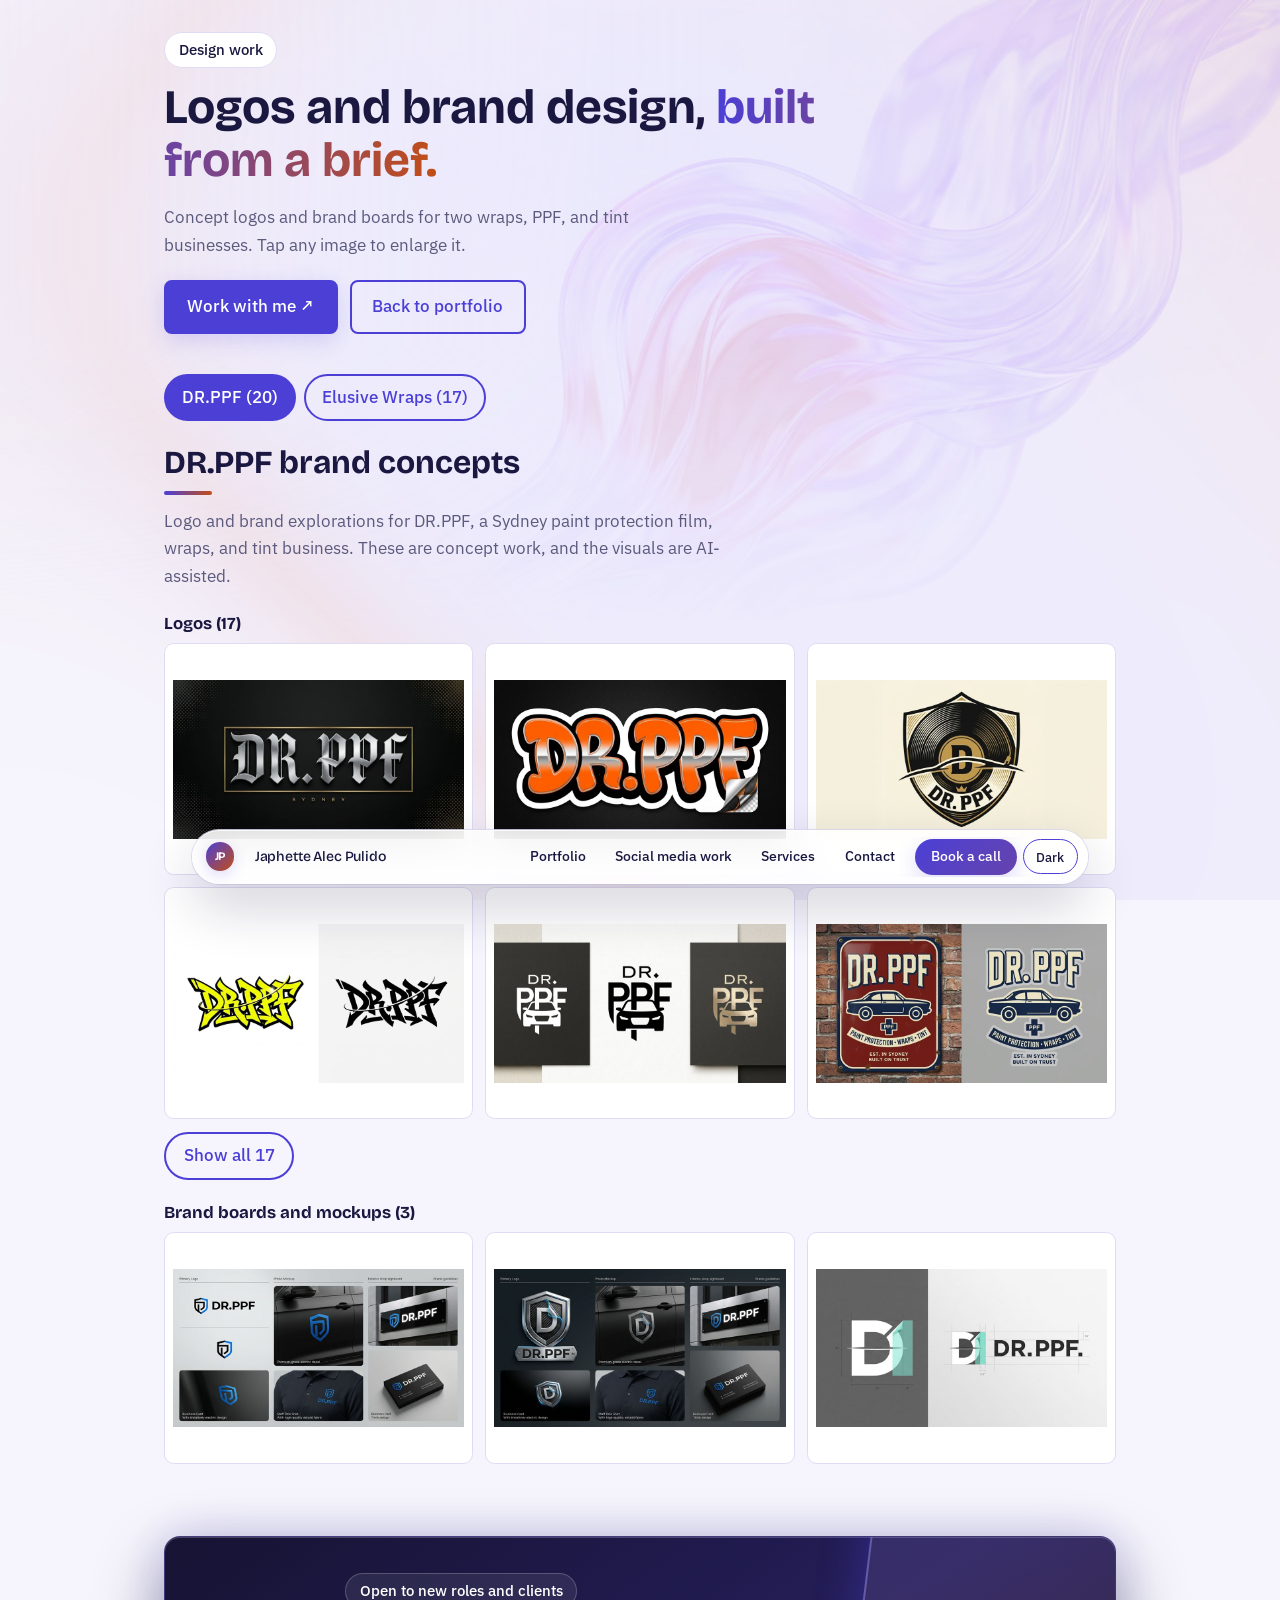
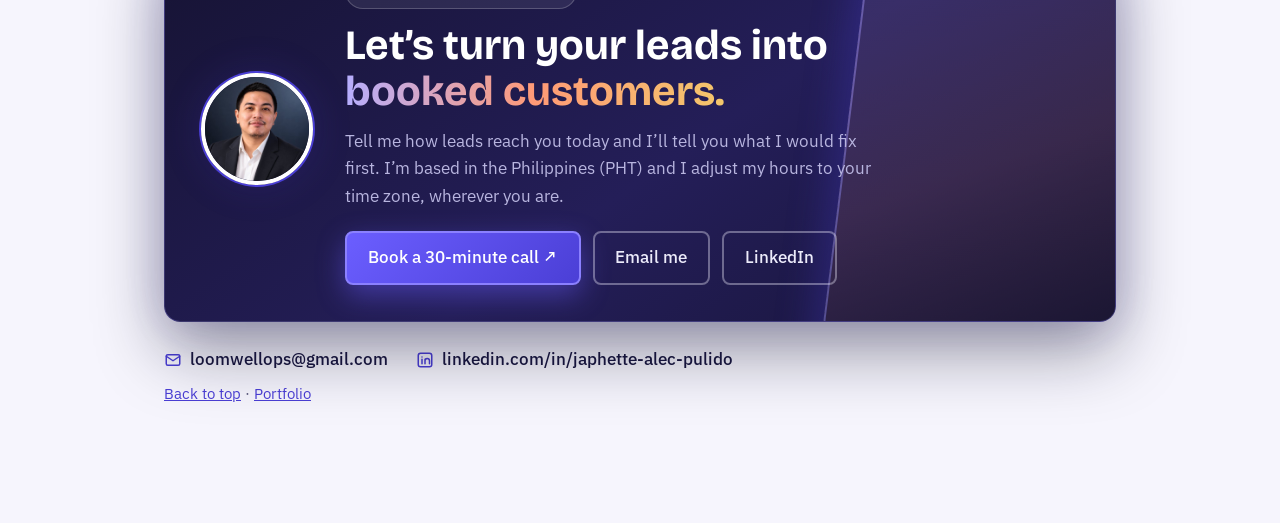
<file: design.html>
<!doctype html>
<html lang="en">
<head>
<meta charset="utf-8">
<meta name="viewport" content="width=device-width, initial-scale=1">
<script>if(innerWidth<700&&!location.search.includes("full"))location.replace("md.html")</script>
<title>Design | Japhette Alec Pulido</title>
<meta name="theme-color" content="#4b3fd6">
<script>(function(){var r=document.documentElement;r.className+=" js";var s=null;try{s=localStorage.getItem("theme")}catch(e){}if(s!=="dark"&&s!=="light"){s=window.matchMedia&&matchMedia("(prefers-color-scheme:dark)").matches?"dark":"light"}r.setAttribute("data-theme",s)})();</script>
<meta name="description" content="Logo and brand design concepts by Japhette Alec Pulido, including brand boards for DR.PPF and Elusive Wraps, two wraps, PPF, and tint businesses.">
<link rel="canonical" href="https://loomwell-ops.github.io/design.html">
<meta property="og:title" content="Design | Japhette Alec Pulido">
<meta property="og:description" content="Logo and brand design concepts, including brand boards for DR.PPF and Elusive Wraps, two wraps, PPF, and tint businesses.">
<meta property="og:url" content="https://loomwell-ops.github.io/design.html">
<meta property="og:type" content="website">
<meta property="og:image" content="https://loomwell-ops.github.io/og-image.jpg">
<meta name="twitter:card" content="summary_large_image">
<link rel="apple-touch-icon" href="apple-touch-icon.png">
<link rel="icon" href="/favicon.png">
<link rel="preconnect" href="https://fonts.googleapis.com">
<link rel="preconnect" href="https://fonts.gstatic.com" crossorigin>
<link href="https://fonts.googleapis.com/css2?family=Bricolage+Grotesque:opsz,wght@12..96,500;12..96,700&family=IBM+Plex+Sans:wght@400;500&display=swap" rel="stylesheet">
<style>
:root{--bg:#f6f5fd;--surface:#fff;--ink:#1a1840;--muted:#5b5a7d;--line:#dedcf2;--accent:#4b3fd6;--accent-ink:#fff;--mark:#f3c76b}
@media (prefers-color-scheme:dark){:root:not([data-theme="light"]){--bg:#13112b;--surface:#1d1a3f;--ink:#ecebfa;--muted:#a8a6cf;--line:#2f2b5e;--accent:#9c93ff;--accent-ink:#13112b;--mark:#c99a2e}}
:root[data-theme="dark"]{--bg:#13112b;--surface:#1d1a3f;--ink:#ecebfa;--muted:#a8a6cf;--line:#2f2b5e;--accent:#9c93ff;--accent-ink:#13112b;--mark:#c99a2e}
:root[data-theme="light"]{--bg:#f6f5fd;--surface:#fff;--ink:#1a1840;--muted:#5b5a7d;--line:#dedcf2;--accent:#4b3fd6;--accent-ink:#fff;--mark:#f3c76b}
:root{--g2:#c24e17;--glow:rgba(75,63,214,.18);--bgimg:url(bg-light.webp)}
:root[data-theme="dark"]{--g2:#ff9a76;--glow:rgba(156,147,255,.38);--bgimg:url(bg.jpg)}
*{box-sizing:border-box}
html{scroll-behavior:smooth;scroll-padding-top:1rem}
body{margin:0;position:relative;background:var(--bg);color:var(--ink);font:400 1.05rem/1.65 "IBM Plex Sans",system-ui,sans-serif}
h1,h2,h3{font-family:"Bricolage Grotesque","IBM Plex Sans",sans-serif;line-height:1.12;margin:0}
a{color:var(--accent)}
:focus-visible{outline:3px solid var(--accent);outline-offset:3px}
[hidden]{display:none!important}
.wrap{max-width:62rem;margin:0 auto;padding:0 1.25rem}
.skip{position:absolute;left:-999px;top:0;background:var(--accent);color:var(--accent-ink);padding:.6rem 1rem;border-radius:0 0 .5rem 0;z-index:30}.skip:focus{left:0}
#theme{font:inherit;font-weight:500;cursor:pointer;background:transparent;color:var(--ink);border:2px solid var(--accent);border-radius:2rem;padding:.25rem .85rem}
#theme:hover{color:var(--accent)}
nav{display:flex;justify-content:space-between;align-items:center;padding:1.1rem 0;gap:1rem;flex-wrap:wrap}
nav b{font-family:"Bricolage Grotesque",sans-serif;font-size:1.1rem}
nav div{display:flex;gap:1.25rem;flex-wrap:wrap;align-items:center}
nav a{color:var(--ink);text-decoration:none;font-weight:500}
nav a:hover{color:var(--accent)}
nav a.cta{background:var(--accent);color:var(--accent-ink);padding:.3rem .95rem;border-radius:2rem}
nav a.cta:hover{color:var(--accent-ink);opacity:.9}
@media (min-width:40.01rem){html{scroll-padding-top:4.5rem}nav{position:sticky;top:0;z-index:25;background:var(--bg);background:color-mix(in srgb,var(--bg) 88%,transparent);-webkit-backdrop-filter:blur(10px);backdrop-filter:blur(10px)}}
.bg{position:absolute;inset:0 0 auto 0;height:max(70svh,30rem);z-index:-1;pointer-events:none;overflow:hidden;-webkit-mask-image:linear-gradient(#000 55%,transparent);mask-image:linear-gradient(#000 55%,transparent)}
.bg::before{content:"";position:absolute;inset:0;background:var(--bgimg) right top/cover no-repeat}
.bg::after{content:"";position:absolute;inset:0;background:linear-gradient(90deg,var(--bg) 0,transparent 55%)}
.grad{color:var(--accent)}
@supports ((-webkit-background-clip:text) or (background-clip:text)){.grad{background:linear-gradient(90deg,var(--accent),var(--g2));-webkit-background-clip:text;background-clip:text;color:transparent}}
.pill{display:inline-flex;align-items:center;gap:.5rem;font-size:.92rem;font-weight:500;padding:.3rem .85rem;border:1px solid var(--line);background:var(--surface);border-radius:2rem;margin-bottom:.8rem}
.hero{padding:1.5rem 0 .5rem}
.hero h1{font-size:clamp(1.9rem,5vw,3rem);font-weight:700;max-width:22ch}
.hero p{max-width:50ch;color:var(--muted);margin:1rem 0 1.25rem}
.btns{display:flex;gap:.75rem;flex-wrap:wrap}
.btn{display:inline-block;padding:.7rem 1.3rem;border-radius:.5rem;font-weight:500;text-decoration:none;border:2px solid var(--accent)}
.btn.main{background:var(--accent);color:var(--accent-ink);box-shadow:0 6px 22px var(--glow)}
.btn.alt{color:var(--accent)}
section{padding:2rem 0 .5rem}
h2{font-size:clamp(1.5rem,4vw,2rem);margin-bottom:.5rem}
h2::after{content:"";display:block;width:3rem;height:4px;border-radius:2px;margin-top:.6rem;background:linear-gradient(90deg,var(--accent),var(--g2))}
.gd{color:var(--muted);max-width:60ch;margin:.8rem 0 1rem}
.group h3{font-size:1.05rem;margin:1.5rem 0 .6rem}
.tabs{display:flex;gap:.5rem;overflow-x:auto;padding-bottom:.5rem;margin-bottom:1rem}
.tabs button{font:inherit;font-weight:500;padding:.5rem 1rem;border-radius:2rem;border:2px solid var(--accent);background:transparent;color:var(--accent);cursor:pointer;white-space:nowrap}
.tabs button[aria-pressed=true]{background:var(--accent);color:var(--accent-ink)}
.gal{display:grid;grid-template-columns:repeat(3,1fr);gap:.75rem}
.gal.cut .th:nth-child(n+7){display:none}
.th{all:unset;box-sizing:border-box;cursor:zoom-in;display:grid;place-items:center;aspect-ratio:4/3;padding:.5rem;background:var(--surface);border:1px solid var(--line);border-radius:.6rem;overflow:hidden;transition:border-color .2s ease,box-shadow .2s ease}
.th:hover{border-color:var(--accent);box-shadow:0 8px 24px var(--glow)}
.th:focus-visible{outline:3px solid var(--accent);outline-offset:2px}
.th img{width:100%;height:100%;object-fit:contain;display:block}
.more-btn{font:inherit;font-weight:500;margin-top:.8rem;padding:.5rem 1.1rem;border-radius:2rem;border:2px solid var(--accent);background:transparent;color:var(--accent);cursor:pointer}
.more-btn:hover{background:var(--accent);color:var(--accent-ink)}
@media (max-width:40rem){.gal{grid-template-columns:repeat(2,1fr)}.hero{padding-top:1rem}nav div{gap:.4rem .85rem}nav a{font-size:.95rem}#theme{padding:.1rem .65rem}}
#lb{max-width:96vw;max-height:96vh;padding:0;border:0;background:transparent;overflow:visible}
#lb img{max-width:92vw;max-height:80vh;display:block;margin:0 auto;border-radius:.5rem;background:#000}
#lb .lbc{margin:.7rem 0 0;color:#fff;text-align:center;font-size:.95rem;text-shadow:0 1px 3px #000}
#lb::backdrop{background:rgba(0,0,0,.86)}
#lb .x,#lb .nv{position:fixed;border:0;border-radius:50%;background:rgba(0,0,0,.65);color:#fff;line-height:1;cursor:pointer;width:2.75rem;height:2.75rem;font-size:1.5rem}
#lb .x{top:.75rem;right:.75rem}
#lb .nv{top:50%;transform:translateY(-50%);font-size:2rem;padding-bottom:.2rem}
#lb .pv{left:.5rem}#lb .nx{right:.5rem}
footer{margin-top:3rem;padding:2.5rem 0 3rem;border-top:1px solid var(--line)}
footer p{margin:.3rem 0;color:var(--muted)}
.up{font-size:.92rem}
@media (prefers-reduced-motion:reduce){html{scroll-behavior:auto}.th{transition:none}}
@media print{.bg,#theme,.tabs,.more-btn{display:none!important}.gal.cut .th:nth-child(n+7){display:grid}body{background:#fff;color:#000}}

/* ---- contact card ---- */
footer#contact{border-top:0;margin-top:3rem;padding:1rem 0 3rem}
.cta-card{position:relative;display:grid;grid-template-columns:auto 1fr;gap:1.5rem 2rem;align-items:center;padding:2.25rem;border-radius:1rem;border:1px solid var(--line);background:var(--surface);background:linear-gradient(135deg,color-mix(in srgb,var(--accent) 18%,var(--surface)),var(--surface) 62%);overflow:hidden;box-shadow:0 18px 50px var(--glow,rgba(75,63,214,.18))}
.cta-card::before{content:"";position:absolute;right:-5rem;top:-5rem;width:18rem;height:18rem;border-radius:50%;background:radial-gradient(circle,var(--glow,rgba(75,63,214,.18)),transparent 70%);pointer-events:none}
.cta-card>*{position:relative}
.cta-photo{width:7rem;height:7rem;border-radius:50%;object-fit:cover;object-position:50% 25%;border:4px solid var(--surface);box-shadow:0 0 0 2px var(--accent),0 0 40px var(--glow,rgba(75,63,214,.18))}
.cta-card h2{font-size:clamp(1.7rem,4.5vw,2.6rem);line-height:1.1;margin-bottom:.8rem;max-width:20ch}
.cta-card h2::after{display:none}
.cta-card p{margin:0 0 1.25rem;max-width:54ch;color:var(--muted)}
.cta-card .pill{margin-bottom:.9rem}
.contact-row{list-style:none;display:flex;flex-wrap:wrap;gap:.6rem 1.75rem;margin:1.5rem 0 0;padding:0}
.contact-row a{display:inline-flex;align-items:center;gap:.5rem;font-weight:500;color:var(--ink);text-decoration:none}
.contact-row a:hover{color:var(--accent);text-decoration:underline}
.contact-row svg{color:var(--accent);flex:none}
@media (max-width:40rem){.cta-card{grid-template-columns:1fr;padding:1.5rem}.cta-photo{width:5.5rem;height:5.5rem}}

/* ---- motion polish (all guarded) ---- */
@media (prefers-reduced-motion:no-preference){
::view-transition-old(root),::view-transition-new(root){animation:none;mix-blend-mode:normal}
::view-transition-old(root){z-index:1}::view-transition-new(root){z-index:2}
@keyframes lbin{from{opacity:0;transform:scale(.96)}to{opacity:1;transform:none}}
#lb[open]{animation:lbin .22s ease both}
}
#lb::backdrop{-webkit-backdrop-filter:blur(10px);backdrop-filter:blur(10px)}
</style>
<link rel="stylesheet" href="spatial.css">
</head>
<body>
<div class="bg" aria-hidden="true"></div>
<a class="skip" href="#design">Skip to content</a>
<div class="wrap" id="top">
<nav aria-label="Primary"><b><a href="index.html" style="color:inherit;text-decoration:none">Japhette Alec Pulido</a></b><div><a href="index.html">Portfolio</a><a href="index.html#my-work">Social media work</a><a href="index.html#services">Services</a><a href="#contact">Contact</a><a class="cta" href="https://calendly.com/loomwellops/30min" target="_blank" rel="noopener" data-goatcounter-click="design-nav-book">Book a call</a><button id="theme" type="button" aria-pressed="false">Dark</button></div></nav>
<header class="hero"><span class="pill">Design work</span><h1>Logos and brand design, <span class="grad">built from a brief.</span></h1><p>Concept logos and brand boards for two wraps, PPF, and tint businesses. Tap any image to enlarge it.</p><div class="btns"><a class="btn main" href="https://calendly.com/loomwellops/30min" target="_blank" rel="noopener" data-goatcounter-click="design-book">Work with me ↗</a><a class="btn alt" href="index.html">Back to portfolio</a></div></header>
<main id="design"><section>
<div class="tabs" role="group" aria-label="Choose a client"><button type="button" data-g="g-drppf" aria-pressed="false">DR.PPF (20)</button><button type="button" data-g="g-elusive" aria-pressed="false">Elusive Wraps (17)</button></div>
<div class="group" id="g-drppf"><h2>DR.PPF brand concepts</h2><p class="gd">Logo and brand explorations for DR.PPF, a Sydney paint protection film, wraps, and tint business. These are concept work, and the visuals are AI-assisted.</p><h3>Logos (17)</h3><div class="gal" id="g-drppf-0"><button type="button" class="th"><img src="work/t/drppf-1.jpg" data-full="work/drppf-1.jpg" decoding="async" onerror="this.onerror=null;this.src=this.dataset.full" alt="Chrome blackletter wordmark on black with gold frame" loading="lazy" width="880" height="480"></button><button type="button" class="th"><img src="work/t/drppf-2.jpg" data-full="work/drppf-2.jpg" decoding="async" onerror="this.onerror=null;this.src=this.dataset.full" alt="Orange graffiti sticker wordmark with peeling corner" loading="lazy" width="880" height="480"></button><button type="button" class="th"><img src="work/t/drppf-3.jpg" data-full="work/drppf-3.jpg" decoding="async" onerror="this.onerror=null;this.src=this.dataset.full" alt="Vinyl record shield emblem" loading="lazy" width="880" height="480"></button><button type="button" class="th"><img src="work/t/drppf-4.jpg" data-full="work/drppf-4.jpg" decoding="async" onerror="this.onerror=null;this.src=this.dataset.full" alt="Yellow and black graffiti wordmark" loading="lazy" width="880" height="480"></button><button type="button" class="th"><img src="work/t/drppf-5.jpg" data-full="work/drppf-5.jpg" decoding="async" onerror="this.onerror=null;this.src=this.dataset.full" alt="Stacked wordmark with car icon in black, white and gold" loading="lazy" width="880" height="480"></button><button type="button" class="th"><img src="work/t/drppf-6.jpg" data-full="work/drppf-6.jpg" decoding="async" onerror="this.onerror=null;this.src=this.dataset.full" alt="Retro enamel sign with classic car" loading="lazy" width="880" height="480"></button><button type="button" class="th"><img src="work/t/drppf-7.jpg" data-full="work/drppf-7.jpg" decoding="async" onerror="this.onerror=null;this.src=this.dataset.full" alt="Geometric panther head over car outline" loading="lazy" width="880" height="480"></button><button type="button" class="th"><img src="work/t/drppf-8.jpg" data-full="work/drppf-8.jpg" decoding="async" onerror="this.onerror=null;this.src=this.dataset.full" alt="Layered translucent film shield icon" loading="lazy" width="880" height="480"></button><button type="button" class="th"><img src="work/t/drppf-9.jpg" data-full="work/drppf-9.jpg" decoding="async" onerror="this.onerror=null;this.src=this.dataset.full" alt="Stethoscope and steering wheel shield mark" loading="lazy" width="880" height="480"></button><button type="button" class="th"><img src="work/t/drppf-10.jpg" data-full="work/drppf-10.jpg" decoding="async" onerror="this.onerror=null;this.src=this.dataset.full" alt="Split D monogram with copper accent" loading="lazy" width="880" height="480"></button><button type="button" class="th"><img src="work/t/drppf-11.jpg" data-full="work/drppf-11.jpg" decoding="async" onerror="this.onerror=null;this.src=this.dataset.full" alt="D tile with peeling film corner" loading="lazy" width="880" height="480"></button><button type="button" class="th"><img src="work/t/drppf-12.jpg" data-full="work/drppf-12.jpg" decoding="async" onerror="this.onerror=null;this.src=this.dataset.full" alt="Line-art shield with car silhouette" loading="lazy" width="880" height="480"></button><button type="button" class="th"><img src="work/t/drppf-13.jpg" data-full="work/drppf-13.jpg" decoding="async" onerror="this.onerror=null;this.src=this.dataset.full" alt="DR monogram in gold and black with icon-only versions" loading="lazy" width="880" height="480"></button><button type="button" class="th"><img src="work/t/drppf-14.jpg" data-full="work/drppf-14.jpg" decoding="async" onerror="this.onerror=null;this.src=this.dataset.full" alt="Orange and black angular D mark" loading="lazy" width="880" height="480"></button><button type="button" class="th"><img src="work/t/drppf-17.jpg" data-full="work/drppf-17.jpg" decoding="async" onerror="this.onerror=null;this.src=this.dataset.full" alt="Winged caduceus crest with car, film roll and droplet" loading="lazy" width="880" height="480"></button><button type="button" class="th"><img src="work/t/drppf-18.jpg" data-full="work/drppf-18.jpg" decoding="async" onerror="this.onerror=null;this.src=this.dataset.full" alt="Holographic glass D on black" loading="lazy" width="880" height="480"></button><button type="button" class="th"><img src="work/t/drppf-19.jpg" data-full="work/drppf-19.jpg" decoding="async" onerror="this.onerror=null;this.src=this.dataset.full" alt="Heartbeat line forming a car outline" loading="lazy" width="880" height="480"></button></div><button type="button" class="more-btn" data-for="g-drppf-0" aria-expanded="false" hidden>Show all 17</button><h3>Brand boards and mockups (3)</h3><div class="gal" id="g-drppf-1"><button type="button" class="th"><img src="work/t/drppf-15.jpg" data-full="work/drppf-15.jpg" decoding="async" onerror="this.onerror=null;this.src=this.dataset.full" alt="Brand board in blue: logo, car decal, shop sign, polo and business cards" loading="lazy" width="880" height="480"></button><button type="button" class="th"><img src="work/t/drppf-16.jpg" data-full="work/drppf-16.jpg" decoding="async" onerror="this.onerror=null;this.src=this.dataset.full" alt="Brand board with carbon-fibre shield emblem and mockups" loading="lazy" width="880" height="480"></button><button type="button" class="th"><img src="work/t/drppf-21.jpg" data-full="work/drppf-21.jpg" decoding="async" onerror="this.onerror=null;this.src=this.dataset.full" alt="Construction grid for a D mark with peel accent" loading="lazy" width="880" height="480"></button></div></div>
<div class="group" id="g-elusive"><h2>Elusive Wraps brand concepts</h2><p class="gd">Logo and brand board explorations for a Sydney wraps, PPF, and tint business. These are concept work, and the visuals are AI-assisted.</p><h3>Logos (8)</h3><div class="gal" id="g-elusive-0"><button type="button" class="th"><img src="work/t/elusive-59.jpg" data-full="work/elusive-59.jpg" decoding="async" onerror="this.onerror=null;this.src=this.dataset.full" alt="Hex badge logo" loading="lazy" width="1100" height="1100"></button><button type="button" class="th"><img src="work/t/elusive-60.jpg" data-full="work/elusive-60.jpg" decoding="async" onerror="this.onerror=null;this.src=this.dataset.full" alt="Speed wordmark with blue accents" loading="lazy" width="1100" height="550"></button><button type="button" class="th"><img src="work/t/elusive-61.jpg" data-full="work/elusive-61.jpg" decoding="async" onerror="this.onerror=null;this.src=this.dataset.full" alt="Angular fox logo" loading="lazy" width="1100" height="733"></button><button type="button" class="th"><img src="work/t/elusive-62.jpg" data-full="work/elusive-62.jpg" decoding="async" onerror="this.onerror=null;this.src=this.dataset.full" alt="Chameleon logo" loading="lazy" width="1100" height="550"></button><button type="button" class="th"><img src="work/t/elusive-63.jpg" data-full="work/elusive-63.jpg" decoding="async" onerror="this.onerror=null;this.src=this.dataset.full" alt="Panther emblem" loading="lazy" width="1100" height="733"></button><button type="button" class="th"><img src="work/t/elusive-64.jpg" data-full="work/elusive-64.jpg" decoding="async" onerror="this.onerror=null;this.src=this.dataset.full" alt="Red speed emblem" loading="lazy" width="1100" height="733"></button><button type="button" class="th"><img src="work/t/elusive-65.jpg" data-full="work/elusive-65.jpg" decoding="async" onerror="this.onerror=null;this.src=this.dataset.full" alt="Vinyl peel logo" loading="lazy" width="1100" height="733"></button><button type="button" class="th"><img src="work/t/elusive-66.jpg" data-full="work/elusive-66.jpg" decoding="async" onerror="this.onerror=null;this.src=this.dataset.full" alt="Carbon fiber wordmark" loading="lazy" width="1100" height="550"></button></div><button type="button" class="more-btn" data-for="g-elusive-0" aria-expanded="false" hidden>Show all 8</button><h3>Brand boards (9)</h3><div class="gal" id="g-elusive-1"><button type="button" class="th"><img src="work/t/elusive-67.jpg" data-full="work/elusive-67.jpg" decoding="async" onerror="this.onerror=null;this.src=this.dataset.full" alt="Hex badge brand board" loading="lazy" width="1100" height="733"></button><button type="button" class="th"><img src="work/t/elusive-68.jpg" data-full="work/elusive-68.jpg" decoding="async" onerror="this.onerror=null;this.src=this.dataset.full" alt="Speed brand board in blue" loading="lazy" width="1100" height="733"></button><button type="button" class="th"><img src="work/t/elusive-69.jpg" data-full="work/elusive-69.jpg" decoding="async" onerror="this.onerror=null;this.src=this.dataset.full" alt="Speed brand board in red" loading="lazy" width="1100" height="733"></button><button type="button" class="th"><img src="work/t/elusive-70.jpg" data-full="work/elusive-70.jpg" decoding="async" onerror="this.onerror=null;this.src=this.dataset.full" alt="Geometric fox brand board" loading="lazy" width="1100" height="733"></button><button type="button" class="th"><img src="work/t/elusive-71.jpg" data-full="work/elusive-71.jpg" decoding="async" onerror="this.onerror=null;this.src=this.dataset.full" alt="Panther brand board" loading="lazy" width="1100" height="733"></button><button type="button" class="th"><img src="work/t/elusive-72.jpg" data-full="work/elusive-72.jpg" decoding="async" onerror="this.onerror=null;this.src=this.dataset.full" alt="Chameleon brand board" loading="lazy" width="1100" height="733"></button><button type="button" class="th"><img src="work/t/elusive-73.jpg" data-full="work/elusive-73.jpg" decoding="async" onerror="this.onerror=null;this.src=this.dataset.full" alt="Vinyl peel brand board" loading="lazy" width="1100" height="733"></button><button type="button" class="th"><img src="work/t/elusive-74.jpg" data-full="work/elusive-74.jpg" decoding="async" onerror="this.onerror=null;this.src=this.dataset.full" alt="Color-shift brand board" loading="lazy" width="1100" height="733"></button><button type="button" class="th"><img src="work/t/elusive-75.jpg" data-full="work/elusive-75.jpg" decoding="async" onerror="this.onerror=null;this.src=this.dataset.full" alt="Stealth brand board" loading="lazy" width="1100" height="733"></button></div><button type="button" class="more-btn" data-for="g-elusive-1" aria-expanded="false" hidden>Show all 9</button></div>
</section></main>
<footer id="contact">
<div class="cta-card">
<img class="cta-photo" src="profile.jpg" width="112" height="112" alt="" loading="lazy" onerror="this.style.display='none'">
<div>
<span class="pill">Open to new roles and clients</span>
<h2>Let’s turn your leads into <span class="grad">booked customers.</span></h2>
<p>Tell me how leads reach you today and I’ll tell you what I would fix first. I’m based in the Philippines (PHT) and I adjust my hours to your time zone, wherever you are.</p>
<div class="btns"><a class="btn main" href="https://calendly.com/loomwellops/30min" target="_blank" rel="noopener" data-goatcounter-click="footer-book">Book a 30-minute call ↗</a><a class="btn alt" href="mailto:loomwellops@gmail.com" data-goatcounter-click="footer-email">Email me</a><a class="btn alt" href="https://www.linkedin.com/in/japhette-alec-pulido/" target="_blank" rel="noopener" data-goatcounter-click="footer-linkedin">LinkedIn</a></div>
</div>
</div>
<ul class="contact-row"><li><a href="mailto:loomwellops@gmail.com"><svg width="18" height="18" viewBox="0 0 24 24" fill="none" stroke="currentColor" stroke-width="2" stroke-linecap="round" stroke-linejoin="round" aria-hidden="true"><rect x="3" y="5" width="18" height="14" rx="2"/><path d="m3 7 9 6 9-6"/></svg>loomwellops@gmail.com</a></li><li><a href="https://www.linkedin.com/in/japhette-alec-pulido/" target="_blank" rel="noopener"><svg width="18" height="18" viewBox="0 0 24 24" fill="none" stroke="currentColor" stroke-width="2" stroke-linecap="round" stroke-linejoin="round" aria-hidden="true"><rect x="3" y="3" width="18" height="18" rx="3"/><path d="M8 11v6M8 8v.01M12 17v-6M12 13a3 3 0 0 1 6 0v4"/></svg>linkedin.com/in/japhette-alec-pulido</a></li></ul>
<p class="up"><a href="#top">Back to top</a> · <a href="index.html">Portfolio</a></p>
</footer>
</div>
<dialog id="lb" aria-label="Enlarged image"><img alt=""><p class="lbc" aria-live="polite"><span id="lbn"></span> · <span id="lbt"></span></p><button type="button" class="x" aria-label="Close">×</button><button type="button" class="nv pv" aria-label="Previous image">‹</button><button type="button" class="nv nx" aria-label="Next image">›</button></dialog>
<script>
(function(){
var tabs=[].slice.call(document.querySelectorAll(".tabs button")),groups=[].slice.call(document.querySelectorAll(".group"));
function show(id){tabs.forEach(function(b){b.setAttribute("aria-pressed",b.dataset.g===id)});groups.forEach(function(g){g.hidden=g.id!==id})}
tabs.forEach(function(b){b.addEventListener("click",function(){show(b.dataset.g)})});
var h=(location.hash||"").slice(1);show(groups.some(function(g){return g.id===h})?h:groups[0].id);
[].forEach.call(document.querySelectorAll(".more-btn"),function(b){var g=document.getElementById(b.dataset["for"]),n=g.querySelectorAll(".th").length;b.hidden=false;g.classList.add("cut");
b.addEventListener("click",function(){var c=g.classList.toggle("cut");b.textContent=c?"Show all "+n:"Show fewer";b.setAttribute("aria-expanded",String(!c))})});
var d=document.getElementById("lb"),im=d.querySelector("img"),nn=document.getElementById("lbn"),tt=document.getElementById("lbt"),pv=d.querySelector(".pv"),nx=d.querySelector(".nx"),list=[],k=0;
function render(){var a=list[k].querySelector("img");im.removeAttribute("src");im.src=a.dataset.full||a.src;im.alt=a.alt;nn.textContent=(k+1)+" of "+list.length;tt.textContent=a.alt;pv.hidden=nx.hidden=list.length<2}
function step(s){k=(k+s+list.length)%list.length;render()}
document.getElementById("design").addEventListener("click",function(e){var t=e.target.closest(".th");if(!t)return;list=[].slice.call(t.closest(".group").querySelectorAll(".th"));k=list.indexOf(t);render();d.showModal()});
pv.addEventListener("click",function(){step(-1)});nx.addEventListener("click",function(){step(1)});
d.querySelector(".x").addEventListener("click",function(){d.close()});
d.addEventListener("click",function(e){if(e.target===d)d.close()});
d.addEventListener("keydown",function(e){if(e.key==="ArrowLeft"){step(-1)}else if(e.key==="ArrowRight"){step(1)}});
d.addEventListener("close",function(){im.removeAttribute("src")});
})();
</script>
<script>
(function(){var r=document.documentElement,b=document.getElementById("theme");
function sys(){return window.matchMedia&&matchMedia("(prefers-color-scheme:dark)").matches?"dark":"light"}
function apply(t){r.setAttribute("data-theme",t);b.textContent=t==="dark"?"Light":"Dark";b.setAttribute("aria-pressed",t==="dark");b.setAttribute("aria-label",t==="dark"?"Switch to light mode":"Switch to dark mode")}
var s=null;try{s=localStorage.getItem("theme")}catch(e){}
apply(s==="dark"||s==="light"?s:sys());
b.addEventListener("click",function(){var t=r.getAttribute("data-theme")==="dark"?"light":"dark";
function commit(){apply(t);try{localStorage.setItem("theme",t)}catch(e){}}
var calm=window.matchMedia&&matchMedia("(prefers-reduced-motion:reduce)").matches;
if(!document.startViewTransition||calm){commit();return}
var rc=b.getBoundingClientRect(),x=rc.left+rc.width/2,y=rc.top+rc.height/2,R=Math.hypot(Math.max(x,innerWidth-x),Math.max(y,innerHeight-y));
var vt=document.startViewTransition(commit);
vt.ready.then(function(){r.animate({clipPath:["circle(0px at "+x+"px "+y+"px)","circle("+R+"px at "+x+"px "+y+"px)"]},{duration:480,easing:"cubic-bezier(.22,1,.36,1)",pseudoElement:"::view-transition-new(root)"})}).catch(function(){});
});})();
</script>
<script data-goatcounter="https://loomwell-ops.goatcounter.com/count" async src="https://gc.zgo.at/count.js"></script>
<script src="spatial.js" defer></script>
</body>
</html>
</file>
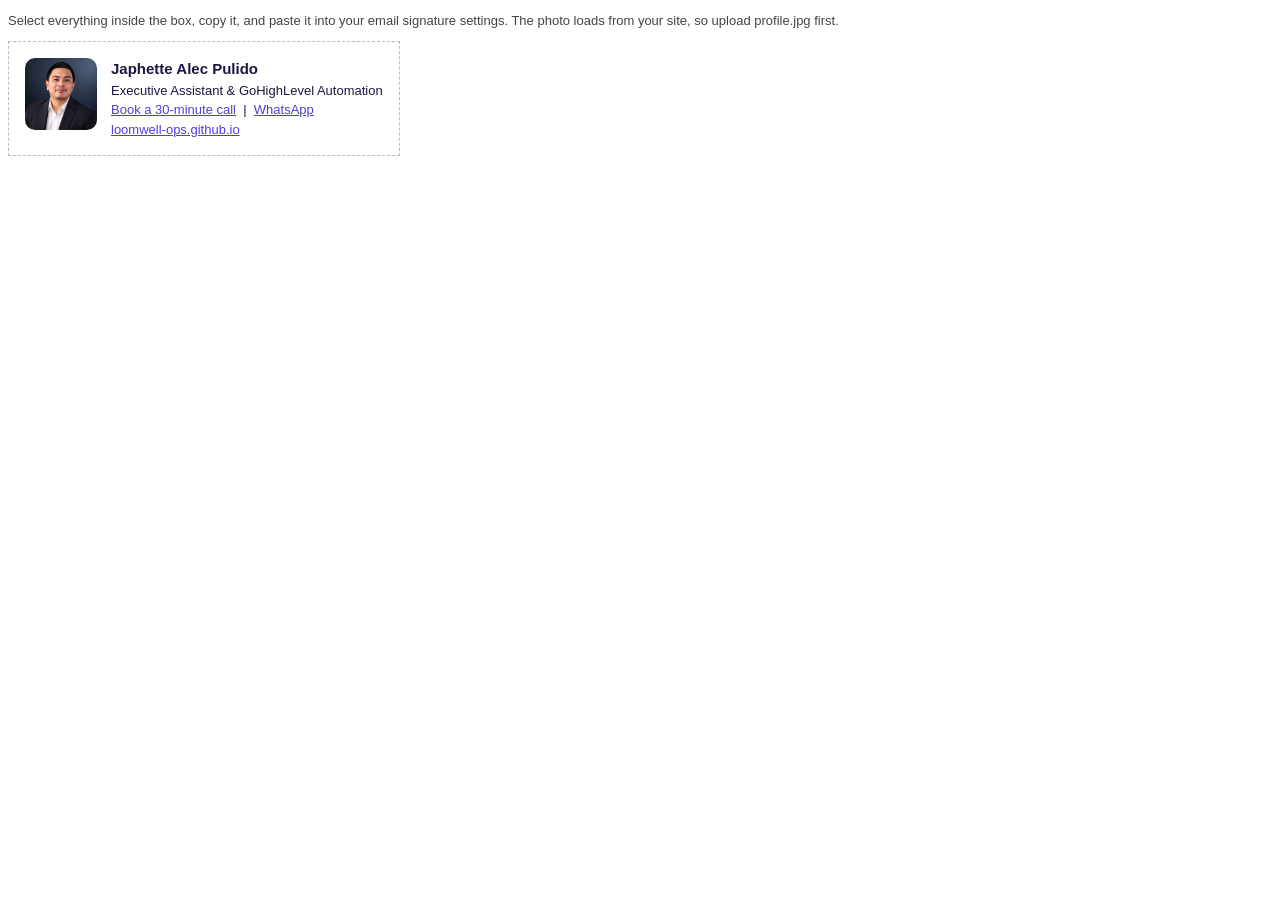
<file: email-signature.html>
<!DOCTYPE html><html lang="en"><head><meta charset="utf-8"><title>Email signature</title></head><body>
<p style="font-family:Arial,sans-serif;font-size:13px;color:#444">Select everything inside the box, copy it, and paste it into your email signature settings. The photo loads from your site, so upload profile.jpg first.</p>
<div style="border:1px dashed #bbb;padding:16px;display:inline-block">
<table cellpadding="0" cellspacing="0" style="font-family:Arial,Helvetica,sans-serif;font-size:13px;color:#1a1840;line-height:1.5"><tr>
<td style="padding-right:14px;vertical-align:top"><img src="https://loomwell-ops.github.io/profile.jpg" width="72" height="72" alt="Japhette Alec Pulido" style="border-radius:10px;display:block"></td>
<td style="vertical-align:top"><b style="font-size:15px">Japhette Alec Pulido</b><br>Executive Assistant &amp; GoHighLevel Automation<br>
<a href="https://calendly.com/loomwellops/30min" style="color:#4b3fd6">Book a 30-minute call</a> &nbsp;|&nbsp; <a href="https://wa.me/639569027896" style="color:#4b3fd6">WhatsApp</a><br>
<a href="https://loomwell-ops.github.io" style="color:#4b3fd6">loomwell-ops.github.io</a></td></tr></table></div></body></html>
</file>
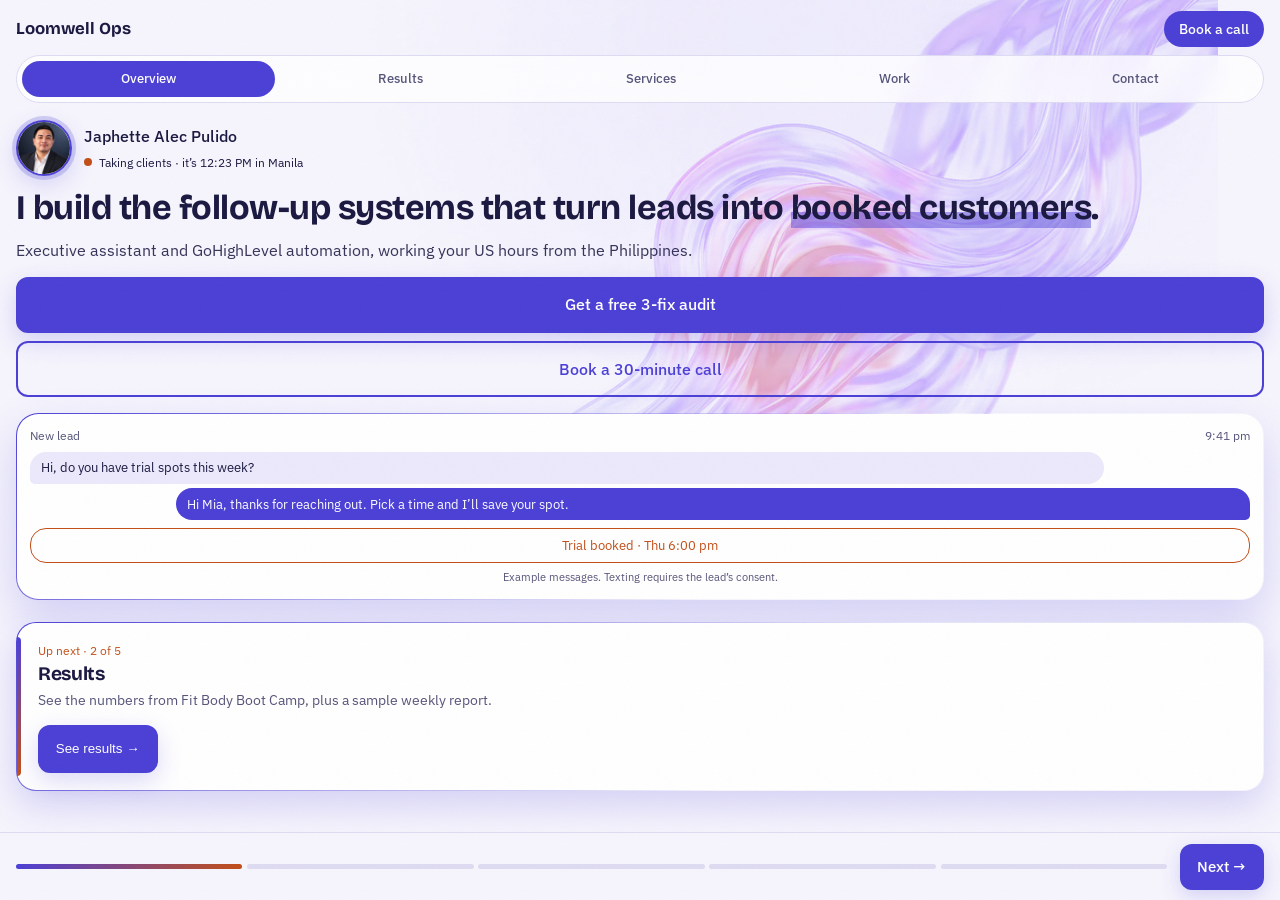
<file: m.html>
<!DOCTYPE html>
<html lang="en">
<head>
<meta charset="utf-8">
<meta name="viewport" content="width=device-width, initial-scale=1, viewport-fit=cover">
<title>Japhette Alec Pulido | Executive Assistant &amp; GoHighLevel Automation</title>
<meta name="description" content="GoHighLevel automation and executive assistant support. I build the follow-up systems that turn leads into booked customers. Philippines-based, US hours.">
<meta name="theme-color" content="#13112b">
<link rel="canonical" href="https://loomwell-ops.github.io/">
<link rel="icon" href="/favicon.png">
<link rel="apple-touch-icon" href="apple-touch-icon.png">
<link rel="preconnect" href="https://fonts.googleapis.com">
<link rel="preconnect" href="https://fonts.gstatic.com" crossorigin>
<link href="https://fonts.googleapis.com/css2?family=Bricolage+Grotesque:opsz,wght@12..96,500;12..96,700&family=IBM+Plex+Sans:wght@400;500&display=swap" rel="stylesheet">
<style>
:root{--bg:#13112b;--band:#1a1738;--surface:#1d1a3f;--ink:#f1f0fc;--muted:#b0aed6;--line:#2f2b5e;--accent:#9c93ff;--accent-ink:#13112b;--warm:#ff9a76;--glow:rgba(156,147,255,.32);--bgimg:url(bg.jpg);--bubble:#2a2660;--grain:.06;--r1:20px;--r2:12px}
@media (prefers-color-scheme:light){:root{--bg:#f6f5fd;--band:#edebfa;--surface:#fff;--ink:#1a1840;--muted:#55547a;--line:#dedcf2;--accent:#4b3fd6;--accent-ink:#fff;--warm:#c24e17;--glow:rgba(75,63,214,.2);--bgimg:url(bg-light.webp);--bubble:#ebe9fb;--grain:.035}}
*{box-sizing:border-box;-webkit-tap-highlight-color:transparent}
html,body{height:100%;margin:0;overflow:hidden;overscroll-behavior:none}
body{background:var(--bg);color:var(--ink);font:400 1rem/1.55 "IBM Plex Sans",system-ui,sans-serif;display:flex;flex-direction:column;height:100vh;height:100dvh;position:relative}
body::before{content:"";position:fixed;inset:0;z-index:50;pointer-events:none;opacity:var(--grain);background-image:url("data:image/svg+xml,%3Csvg xmlns='http://www.w3.org/2000/svg' width='160' height='160'%3E%3Cfilter id='n'%3E%3CfeTurbulence type='fractalNoise' baseFrequency='.9' numOctaves='2'/%3E%3C/filter%3E%3Crect width='160' height='160' filter='url(%23n)'/%3E%3C/svg%3E")}
body::after{content:"";position:fixed;inset:0;z-index:-1;background:var(--bgimg) 78% 0/auto 62% no-repeat;opacity:.55}
::selection{background:var(--accent);color:var(--accent-ink)}
h1,h2,h3{font-family:"Bricolage Grotesque","IBM Plex Sans",sans-serif;line-height:1.08;margin:0;letter-spacing:-.015em;text-wrap:balance}
h2{font-size:1.6rem;margin-bottom:.35rem}
p{margin:0 0 .8rem;color:var(--muted)}
a{color:var(--accent)}
:focus-visible{outline:3px solid var(--accent);outline-offset:3px;border-radius:6px}
.top{flex:none;padding:calc(.7rem + env(safe-area-inset-top,0px)) 1rem .5rem;display:flex;align-items:center;justify-content:space-between;gap:.6rem}
.top b{font-family:"Bricolage Grotesque",sans-serif;font-size:1.05rem}
.pill{font-size:.85rem;text-decoration:none;color:var(--accent-ink);background:var(--accent);border-radius:2rem;padding:.4rem .95rem;font-weight:500;min-height:36px;display:inline-flex;align-items:center}
.steps{flex:none;display:flex;gap:.3rem;overflow-x:auto;scrollbar-width:none;margin:0 1rem;padding:.3rem;border-radius:2rem;border:1px solid var(--line);background:color-mix(in srgb,var(--surface) 80%,transparent);-webkit-backdrop-filter:blur(12px);backdrop-filter:blur(12px)}
.steps::-webkit-scrollbar{display:none}
.steps button{flex:1 0 auto;font:inherit;font-size:.82rem;font-weight:500;color:var(--muted);background:transparent;border:0;border-radius:2rem;padding:.42rem .75rem;white-space:nowrap;min-height:36px}
.steps button.on{background:var(--accent);color:var(--accent-ink)}
.deck{flex:1;min-height:0;position:relative}
.view{position:absolute;inset:0;overflow-y:auto;overscroll-behavior:contain;padding:1.1rem 1rem 1.2rem;scrollbar-width:none}
.view::-webkit-scrollbar{display:none}
.view[hidden]{display:none}
.view.l{animation:inL .35s ease}.view.r{animation:inR .35s ease}
@keyframes inL{from{opacity:0;transform:translateX(26px)}}
@keyframes inR{from{opacity:0;transform:translateX(-26px)}}
.gb{border:1px solid transparent;background:linear-gradient(var(--surface),var(--surface)) padding-box,linear-gradient(140deg,var(--accent),transparent 62%) border-box}
.me{display:flex;align-items:center;gap:.75rem;margin-bottom:.8rem}
.me img{width:56px;height:56px;border-radius:50%;object-fit:cover;border:2px solid var(--accent);box-shadow:0 0 0 4px color-mix(in srgb,var(--accent) 22%,transparent),0 8px 24px var(--glow)}
.me strong{display:block;font-weight:500}
.live{display:inline-flex;align-items:center;gap:.45rem;font-size:.78rem;color:var(--ink)}
.live i{width:8px;height:8px;border-radius:50%;background:var(--warm);animation:ping 2s infinite}
@keyframes ping{70%{box-shadow:0 0 0 8px transparent}0%{box-shadow:0 0 0 0 var(--warm)}}
.hero h1{font-size:2.15rem;font-weight:700;margin:.4rem 0 .7rem}
.hero h1 u{text-decoration:none;background:linear-gradient(transparent 62%,color-mix(in srgb,var(--accent) 45%,transparent) 62%)}
.hero .sub{color:var(--ink);opacity:.88}
.btns{display:flex;flex-direction:column;gap:.55rem;margin:.9rem 0}
.btn{display:block;text-align:center;padding:.85rem 1rem;border-radius:var(--r2);font-weight:500;text-decoration:none;border:2px solid var(--accent);color:var(--accent);min-height:48px;transition:transform .15s,box-shadow .15s}
.btn.main{background:var(--accent);color:var(--accent-ink);box-shadow:0 8px 24px var(--glow)}
.btn:active,.foot button:active,.pill:active{transform:scale(.97)}
.phone{border-radius:1.4rem;padding:.8rem;margin-top:1rem;box-shadow:0 18px 44px var(--glow)}
.pb{display:flex;justify-content:space-between;font-size:.72rem;color:var(--muted);margin-bottom:.4rem}
.msg{font-size:.82rem;line-height:1.35;padding:.45rem .7rem;border-radius:1rem;margin:.3rem 0;max-width:88%;opacity:0;transform:translateY(8px);animation:pop .5s forwards}
.msg.in{background:var(--bubble);color:var(--ink);border-bottom-left-radius:.3rem}
.msg.out{background:var(--accent);color:var(--accent-ink);margin-left:auto;border-bottom-right-radius:.3rem}
.msg.ok{border:1px solid var(--warm);color:var(--warm);margin:.5rem auto 0;text-align:center;max-width:100%}
.m1{animation-delay:.5s}.m2{animation-delay:1.5s}.m3{animation-delay:2.8s}
.phone small{display:block;text-align:center;color:var(--muted);font-size:.68rem;margin-top:.4rem}
@keyframes pop{to{opacity:1;transform:none}}
.stats{display:grid;grid-template-columns:1fr 1fr;margin:.6rem 0 .8rem}
.stats div{padding:.8rem 0;border-top:1px solid var(--line)}
.stats div:nth-child(odd){padding-right:.8rem}
.stats b{display:block;font:700 2.2rem/1 "Bricolage Grotesque",sans-serif;letter-spacing:-.03em;color:var(--warm)}
.stats span{font-size:.82rem;color:var(--muted);display:block;margin-top:.25rem}
.flow{list-style:none;margin:0;padding:0}
.flow li{display:flex;gap:.8rem;padding:.7rem 0;border-top:1px solid var(--line)}
.flow em{flex:0 0 1.5rem;font:700 1.1rem "Bricolage Grotesque",sans-serif;font-style:normal;color:var(--accent)}
.flow b{display:block;font-weight:500;color:var(--ink)}
.flow span{font-size:.88rem;color:var(--muted)}
.sprint{background:linear-gradient(135deg,var(--accent),color-mix(in srgb,var(--accent) 50%,var(--warm)));color:var(--accent-ink);border-radius:var(--r1);padding:1.2rem;margin:.6rem 0;box-shadow:0 16px 40px var(--glow)}
.sprint h3{font-size:1.35rem}.sprint p{color:inherit;opacity:.92;margin:.4rem 0 .6rem;font-size:.93rem}
.sprint b{font:700 1.9rem/1 "Bricolage Grotesque",sans-serif;letter-spacing:-.03em}
.list{list-style:none;margin:0;padding:0}
.list li{display:flex;gap:.8rem;align-items:center;padding:.8rem 0;border-bottom:1px solid var(--line)}
.list svg{flex:0 0 26px;width:26px;height:26px;stroke:var(--accent);fill:none;stroke-width:1.6;stroke-linecap:round;stroke-linejoin:round}
.list svg .dot{fill:var(--warm);stroke:none}
.list h3{font-size:1rem}.list p{margin:0;font-size:.85rem}
.list b{margin-left:auto;white-space:nowrap;color:var(--warm);font-weight:500;font-size:.9rem}
.docs{display:grid;grid-template-columns:repeat(3,1fr);gap:.7rem;margin-top:1rem}
.docs a{text-decoration:none;color:var(--ink);font-size:.75rem;text-align:center}
.docs img{display:block;width:100%;border-radius:6px;box-shadow:0 10px 22px rgba(0,0,0,.35),0 0 0 1px var(--line)}
.docs a:nth-child(1) img{transform:rotate(-3deg)}.docs a:nth-child(2) img{transform:rotate(2deg)}.docs a:nth-child(3) img{transform:rotate(-2deg)}
.docs span{display:block;margin-top:.45rem}
.tiles{display:grid;grid-template-columns:1fr 1fr;gap:.65rem;margin:.7rem 0}
.tiles a{border-radius:var(--r1);padding:.9rem;text-decoration:none;color:var(--ink);min-height:88px;display:flex;flex-direction:column;justify-content:space-between}
.tiles b{font:500 .98rem "Bricolage Grotesque",sans-serif}
.tiles span{font-size:.78rem;color:var(--warm)}
.tiles .wide{grid-column:1/-1;min-height:0;flex-direction:row;align-items:center}
.q{display:none;border-radius:var(--r1);padding:1.1rem;font-size:.92rem;position:relative}
.q.on{display:block}
.q::before{content:"\201C";position:absolute;top:.2rem;right:.9rem;font:700 3rem/1 "Bricolage Grotesque",sans-serif;color:var(--warm);opacity:.8}
.q p{color:var(--ink);margin:0 0 .8rem}
.q footer{display:flex;align-items:center;gap:.65rem;font-size:.8rem;color:var(--muted)}
.q i{flex:0 0 34px;height:34px;border-radius:50%;display:grid;place-items:center;font:700 .95rem "Bricolage Grotesque",sans-serif;font-style:normal;background:color-mix(in srgb,var(--accent) 22%,transparent);color:var(--ink)}
.q b{display:block;color:var(--ink)}
.dots{display:flex;justify-content:center;gap:.3rem;margin-top:.5rem}
.dots button{width:30px;height:30px;border:0;background:transparent;position:relative}
.dots button::after{content:"";position:absolute;left:50%;top:50%;width:9px;height:9px;margin:-4.5px;border-radius:50%;background:var(--line)}
.dots button.on::after{background:var(--accent)}
.how div{padding-left:.9rem;border-left:2px solid var(--accent);margin:.7rem 0}
.how b{display:block;font-weight:500;color:var(--ink)}
.how span{font-size:.9rem;color:var(--muted)}
details{border-bottom:1px solid var(--line);padding:.8rem 0}
summary{cursor:pointer;font-weight:500;list-style:none;display:flex;justify-content:space-between;gap:1rem;min-height:30px;align-items:center}
summary::-webkit-details-marker{display:none}
summary::after{content:"+";color:var(--accent);font-size:1.3rem;line-height:1}
details[open] summary::after{content:"\2212"}
details p{margin:.5rem 0 0;font-size:.92rem}
.links{display:flex;flex-wrap:wrap;gap:.5rem 1.2rem;font-size:.9rem;margin:1rem 0 .5rem}
.foot{flex:none;display:flex;align-items:center;gap:.8rem;padding:.65rem 1rem calc(.65rem + env(safe-area-inset-bottom,0px));background:color-mix(in srgb,var(--bg) 85%,transparent);-webkit-backdrop-filter:blur(16px);backdrop-filter:blur(16px);border-top:1px solid var(--line)}
.seg{display:flex;gap:.3rem;flex:1}
.seg button{flex:1;height:5px;border:0;border-radius:3px;background:var(--line);padding:0;position:relative}
.seg button::after{content:"";position:absolute;inset:-14px 0}
.seg button.done{background:color-mix(in srgb,var(--accent) 70%,transparent)}
.seg button.on{background:linear-gradient(90deg,var(--accent),var(--warm))}
.foot .next{font:500 .92rem "IBM Plex Sans",sans-serif;border:0;border-radius:var(--r2);background:var(--accent);color:var(--accent-ink);padding:.7rem 1.1rem;min-height:46px;box-shadow:0 6px 20px var(--glow);flex:none}
.tabs{display:flex;gap:.3rem;padding:.25rem;border:1px solid var(--line);border-radius:2rem;margin:.5rem 0 .8rem;background:color-mix(in srgb,var(--surface) 80%,transparent)}
.tabs button{flex:1;font:inherit;font-size:.85rem;font-weight:500;color:var(--muted);background:transparent;border:0;border-radius:2rem;padding:.45rem;min-height:38px}
.tabs button.on{background:var(--accent);color:var(--accent-ink)}
.tp[hidden]{display:none}
.kpis{display:grid;grid-template-columns:repeat(4,1fr);gap:.4rem;margin-bottom:.8rem}
.kpis div{text-align:center;padding:.6rem .2rem;border-radius:var(--r2);background:color-mix(in srgb,var(--accent) 12%,transparent)}
.kpis b{display:block;font:700 1.6rem/1 "Bricolage Grotesque",sans-serif;letter-spacing:-.03em}
.kpis b.c{color:var(--warm)}
.kpis span{font-size:.68rem;color:var(--muted);line-height:1.2;display:block;margin-top:.25rem}
.dc{border-radius:var(--r1);padding:.9rem 1rem;margin-bottom:.7rem}
.dc h3{font-size:.95rem;margin-bottom:.5rem}
.br{display:grid;grid-template-columns:5.4rem 1fr 1.6rem;align-items:center;gap:.5rem;font-size:.8rem;color:var(--muted);margin:.35rem 0}
.br i{display:block;height:9px;border-radius:5px;background:var(--accent);width:var(--w)}
.br.top i{background:var(--warm)}
.br b{color:var(--ink);font-weight:500;text-align:right}
.cols{display:flex;gap:.5rem;align-items:flex-end;height:96px}
.cols div{flex:1;display:flex;flex-direction:column;align-items:center;justify-content:flex-end;height:100%;font-size:.7rem;color:var(--muted)}
.cols b{font-weight:500;color:var(--ink);font-size:.72rem}
.cols i{display:block;width:100%;height:calc(var(--h)*.5);margin:.2rem 0;border-radius:6px 6px 3px 3px;background:var(--accent)}
.cols .top i{background:var(--warm)}
.upnext{margin-top:1.4rem;border-radius:var(--r1);padding:1.1rem 1.1rem 1.1rem 1.3rem;position:relative;box-shadow:0 14px 36px var(--glow)}
.upnext::before{content:"";position:absolute;left:0;top:14px;bottom:14px;width:4px;border-radius:0 4px 4px 0;background:linear-gradient(var(--accent),var(--warm))}
.upnext em{font-style:normal;font-size:.78rem;color:var(--warm);display:block;margin-bottom:.25rem}
.upnext h3{font-size:1.2rem}
.upnext p{font-size:.88rem;margin:.35rem 0 .8rem}
.upnext .btn{margin:0}
@media (prefers-reduced-motion:reduce){.msg{animation:none;opacity:1;transform:none}.live i{animation:none}.view.l,.view.r{animation:none}}
@media (max-height:640px){.hero h1{font-size:1.8rem}.phone{display:none}}
</style>
</head>
<body>
<div class="top"><b>Loomwell Ops</b><a class="pill" href="https://calendly.com/loomwellops/30min">Book a call</a></div>
<nav class="steps" id="steps" aria-label="Sections"></nav>

<main class="deck" id="deck">

<section class="view hero" id="overview" aria-label="Overview">
<div class="me"><img src="profile.jpg" alt="Japhette Alec Pulido" width="56" height="56"><div><strong>Japhette Alec Pulido</strong><span class="live"><i></i><span id="clock">Taking new clients · based in Manila</span></span></div></div>
<h1>I build the follow-up systems that turn leads into <u>booked customers</u>.</h1>
<p class="sub">Executive assistant and GoHighLevel automation, working your US hours from the Philippines.</p>
<div class="btns">
<a class="btn main" href="mailto:loomwellops@gmail.com?subject=Free%20mini%20audit&body=Hi%20Japhette%2C%20here%20is%20how%20we%20handle%20leads%20today%3A">Get a free 3-fix audit</a>
<a class="btn" href="https://calendly.com/loomwellops/30min">Book a 30-minute call</a>
</div>
<div class="phone gb" aria-label="Example of an automated reply to a new lead">
<div class="pb"><span>New lead</span><span>9:41 pm</span></div>
<div class="msg in m1">Hi, do you have trial spots this week?</div>
<div class="msg out m2">Hi Mia, thanks for reaching out. Pick a time and I’ll save your spot.</div>
<div class="msg ok m3">Trial booked · Thu 6:00 pm</div>
<small>Example messages. Texting requires the lead’s consent.</small>
</div>
</section>

<section class="view" id="case-study" aria-label="Results" hidden>
<h2>Results</h2>
<div class="tabs" id="tabs" role="tablist"><button class="on" data-t="a" role="tab">My results</button><button data-t="b" role="tab">Sample week</button></div>
<div class="tp" id="tp-a">
<p>From my work at Fit Body Boot Camp and for a 5-store DHL Express partner network.</p>
<div class="stats">
<div><b>~50</b><span>gym appointments booked a month</span></div>
<div><b>~90%</b><span>of the monthly appointment quota</span></div>
<div><b>~100</b><span>calls a day, logged in Sheets</span></div>
<div><b>5</b><span>DHL Express partner stores, 4 states</span></div>
</div>
<ol class="flow">
<li><em>1</em><div><b>New lead</b><span>Instant reply, missed-call text-back</span></div></li>
<li><em>2</em><div><b>Contacted</b><span>Call follow-up and nurture messages</span></div></li>
<li><em>3</em><div><b>Trial booked</b><span>Self-booking calendar with reminders</span></div></li>
<li><em>4</em><div><b>Showed up</b><span>Onboarding check-ins after the first visit</span></div></li>
<li><em>5</em><div><b>Member</b><span>Review requests and win-back texts</span></div></li>
</ol>
</div>
<div class="tp" id="tp-b" hidden>
<p>The weekly report you’d get. Sample with fictional data.</p>
<div class="kpis">
<div><b>84</b><span>New leads</span></div>
<div><b>31</b><span>Booked</span></div>
<div><b>22</b><span>Showed up<br>71%</span></div>
<div><b class="c">9</b><span>Members<br>41%</span></div>
</div>
<div class="dc gb"><h3>Pipeline this week</h3>
<div class="br"><span>New lead</span><i style="--w:100%"></i><b>84</b></div>
<div class="br"><span>Contacted</span><i style="--w:85%"></i><b>71</b></div>
<div class="br"><span>Trial booked</span><i style="--w:37%"></i><b>31</b></div>
<div class="br"><span>Showed up</span><i style="--w:26%"></i><b>22</b></div>
<div class="br top"><span>Member</span><i style="--w:11%"></i><b>9</b></div>
</div>
<div class="dc gb"><h3>Leads by source</h3>
<div class="br top"><span>Facebook ads</span><i style="--w:100%"></i><b>38</b></div>
<div class="br"><span>Instagram</span><i style="--w:45%"></i><b>17</b></div>
<div class="br"><span>Google search</span><i style="--w:37%"></i><b>14</b></div>
<div class="br"><span>Referrals</span><i style="--w:24%"></i><b>9</b></div>
<div class="br"><span>Website form</span><i style="--w:16%"></i><b>6</b></div>
</div>
<div class="dc gb"><h3>Calls logged, 500 total</h3>
<div class="cols"><div style="--h:89%"><b>96</b><i></i><span>Mon</span></div><div style="--h:96%"><b>104</b><i></i><span>Tue</span></div><div style="--h:93%"><b>100</b><i></i><span>Wed</span></div><div class="top" style="--h:100%"><b>108</b><i></i><span>Thu</span></div><div style="--h:85%"><b>92</b><i></i><span>Fri</span></div></div>
</div>
<p style="margin-top:.8rem"><a href="sample-weekly-report.pdf">Open the full sample report (PDF)</a></p>
</div>
</section>

<section class="view" id="services" aria-label="Services" hidden>
<h2>Start with the 2-week sprint</h2>
<div class="sprint">
<h3>Lead-to-booking setup</h3>
<p>Pipeline stages, instant replies, missed-call text-back, booking with reminders, no-show rebooking, and a written checklist.</p>
<b>From $300</b> fixed price
</div>
<ul class="list">
<li><svg viewBox="0 0 32 32"><path d="M18 3 7 18h8l-1 11 11-15h-8z"/><circle class="dot" cx="25" cy="7" r="2"/></svg><div><h3>GoHighLevel automation</h3><p>Lead capture, pipelines, reports</p></div><b>$12/hr</b></li>
<li><svg viewBox="0 0 32 32"><rect x="5" y="7" width="22" height="19" rx="4"/><path d="M5 13h22M11 4v5M21 4v5"/><circle class="dot" cx="21" cy="20" r="2"/></svg><div><h3>Social media management</h3><p>Plan, approvals, scheduling</p></div><b>$350/mo</b></li>
<li><svg viewBox="0 0 32 32"><rect x="4" y="8" width="24" height="17" rx="4"/><path d="m5 11 11 8 11-8"/><circle class="dot" cx="25" cy="8" r="2"/></svg><div><h3>Executive assistant &amp; ops</h3><p>Calendar, email, calls, handbooks</p></div><b>$8/hr</b></li>
</ul>
<div class="docs">
<a href="sample-audit.pdf"><img src="audit.jpg" alt="Sample free mini audit" loading="lazy"><span>Free audit</span></a>
<a href="sample-weekly-report.pdf"><img src="report.jpg" alt="Sample weekly report" loading="lazy"><span>Weekly report</span></a>
<a href="services-and-rates.pdf"><img src="services.jpg" alt="Services and rates sheet" loading="lazy"><span>Services sheet</span></a>
</div>
</section>

<section class="view" id="work" aria-label="Projects and proof" hidden>
<h2>Things I’ve built</h2>
<p>Four live apps. Tap one to try the demo.</p>
<div class="tiles">
<a class="gb" href="https://loomwell-ops.github.io/smm-calendar/calendar-demo.html"><b>Content Calendar</b><span>Live demo ↗</span></a>
<a class="gb" href="https://loomwell-ops.github.io/tracker/demo.html"><b>Job Tracker</b><span>Live demo ↗</span></a>
<a class="gb" href="https://loomwell-ops.github.io/budget/"><b>Budget Tracker</b><span>Open app ↗</span></a>
<a class="gb" href="https://loomwell-ops.github.io/contact-pipeline-lead/crm-demo.html"><b>Contacts &amp; CRM</b><span>Live demo ↗</span></a>
<a class="gb wide" href="md.html"><b>Design &amp; brand work</b><span style="margin-left:auto">See all →</span></a>
</div>
<div id="quotes">
<blockquote class="q gb on" style="margin:0"><p>Japhette took a massive weight off our shoulders by building out our employee handbooks, attendance policies, and day-to-day compliance tracking across multiple store locations.</p><footer><i>R</i><div><b>Romelle</b>Assistant, Consulting Company</div></footer></blockquote>
<blockquote class="q gb" style="margin:0"><p>Working with Japhette completely elevated our local marketing and store operations. He brings a rare mix of creativity and operational discipline.</p><footer><i>D</i><div><b>Dom</b>Store Owner, DHL Express Partner Location</div></footer></blockquote>
<blockquote class="q gb" style="margin:0"><p>Japhette was instrumental in keeping our member accounts, billing, and lead funnels running smoothly, with speed, accuracy, and zero drama.</p><footer><i>S</i><div><b>Steve</b>Owner, Fit Body Boot Camp</div></footer></blockquote>
<div class="dots" id="dots"><button class="on" aria-label="Testimonial 1"></button><button aria-label="Testimonial 2"></button><button aria-label="Testimonial 3"></button></div>
</div>
</section>

<section class="view" id="contact" aria-label="Contact" hidden>
<h2>Let’s talk</h2>
<div class="btns" style="margin-top:.5rem">
<a class="btn main" href="https://calendly.com/loomwellops/30min">Book a 30-minute call</a>
<a class="btn" href="mailto:loomwellops@gmail.com?subject=Free%20mini%20audit&body=Hi%20Japhette%2C%20here%20is%20how%20we%20handle%20leads%20today%3A">Request my free audit</a>
<a class="btn" href="https://wa.me/639569027896">WhatsApp</a>
</div>
<div class="how">
<div><b>Where we talk</b><span>Email, Slack or WhatsApp, whichever you use.</span></div>
<div><b>When you hear back</b><span>Within one business day. Calls Mon–Fri, about 4–8 pm Pacific.</span></div>
<div><b>What you see weekly</b><span>A short report on leads, bookings and changes.</span></div>
</div>
<details><summary>Can you work in my time zone?</summary><p>Yes. I’m in the Philippines and adjust my hours to yours. We agree on the overlap on the intro call.</p></details>
<details><summary>Do you only work with gyms?</summary><p>No. I’ve worked with a DHL Express partner shop network, a construction and engineering business, and fitness studios.</p></details>
<details><summary>How does pricing work?</summary><p>Rates are starting points. You get the final scope and price in writing before we start.</p></details>
<div class="links"><a href="resume.pdf">Resume (PDF)</a><a href="https://www.linkedin.com/in/japhette-alec-pulido/">LinkedIn</a><a href="projects.html">All projects</a><a href="index.html?full">Full site</a></div>
</section>

</main>

<div class="foot">
<div class="seg" id="seg"></div>
<button class="next" id="next" type="button"></button>
</div>

<script>
(function(){
var V=[["overview","Overview"],["case-study","Results"],["services","Services"],["work","Work"],["contact","Contact"]];
var cur=-1,steps=document.getElementById("steps"),seg=document.getElementById("seg"),next=document.getElementById("next");
var sb=[],gb=[];
V.forEach(function(v,i){
 var b=document.createElement("button");b.type="button";b.textContent=v[1];b.onclick=function(){go(i)};steps.appendChild(b);sb.push(b);
 var s=document.createElement("button");s.type="button";s.setAttribute("aria-label",v[1]);s.onclick=function(){go(i)};seg.appendChild(s);gb.push(s);
});
function go(i,keep){
 if(i<0||i>=V.length||i===cur)return;
 var dir=i>cur?"l":"r",first=cur<0;
 V.forEach(function(v,k){var el=document.getElementById(v[0]);var on=k===i;el.hidden=!on;el.classList.remove("l","r");if(on){el.scrollTop=0;if(!first)el.classList.add(dir)}sb[k].classList.toggle("on",on);sb[k].setAttribute("aria-current",on?"true":"false");gb[k].className=on?"on":(k<i?"done":"")});
 cur=i;
 next.textContent=i<V.length-1?"Next →":"Start ↺";
 sb[i].scrollIntoView({inline:"center",block:"nearest"});
 if(!keep){try{history.replaceState(null,"","#"+V[i][0])}catch(e){}}
}

var N=[["Results","See the numbers from Fit Body Boot Camp, plus a sample weekly report.","See results"],["Services","The 2-week sprint, 3 ways to start, and sample documents.","See services"],["Apps, design & client words","Try four live apps and read what clients say.","See the work"],["Book a call","Hours, quick answers, and the fastest ways to reach me.","Go to contact"],["Back to the start","Return to the overview and the live text-reply example.","Back to overview"]];
V.forEach(function(v,i){
 var d=document.createElement("div");d.className="upnext gb";
 d.innerHTML="<em>Up next · "+(((i+1)%V.length)+1)+" of "+V.length+"</em><h3></h3><p></p>";
 d.querySelector("h3").textContent=N[i][0];d.querySelector("p").textContent=N[i][1];
 var b=document.createElement("button");b.type="button";b.className="btn main";b.textContent=N[i][2]+" →";
 b.onclick=function(){go((i+1)%V.length)};d.appendChild(b);
 document.getElementById(v[0]).appendChild(d);
});
document.querySelectorAll("#tabs button").forEach(function(t){t.onclick=function(){
 document.querySelectorAll("#tabs button").forEach(function(o){o.classList.toggle("on",o===t)});
 document.getElementById("tp-a").hidden=t.dataset.t!=="a";document.getElementById("tp-b").hidden=t.dataset.t!=="b";
}});
next.onclick=function(){go(cur<V.length-1?cur+1:0)};
var x0,y0,t0;
document.getElementById("deck").addEventListener("touchstart",function(e){var t=e.touches[0];x0=t.clientX;y0=t.clientY;t0=e.target},{passive:true});
document.getElementById("deck").addEventListener("touchend",function(e){
 if(x0==null)return;var t=e.changedTouches[0],dx=t.clientX-x0,dy=t.clientY-y0;x0=null;
 if(Math.abs(dx)>60&&Math.abs(dx)>Math.abs(dy)*1.6){go(dx<0?cur+1:cur-1)}
},{passive:true});
addEventListener("keydown",function(e){if(e.key==="ArrowRight")go(cur+1);if(e.key==="ArrowLeft")go(cur-1)});
var h=(location.hash||"").slice(1),start=0;V.forEach(function(v,i){if(v[0]===h)start=i});
go(start,true);
var qs=document.querySelectorAll(".q"),ds=document.querySelectorAll("#dots button");
ds.forEach(function(d,i){d.onclick=function(){qs.forEach(function(q,k){q.classList.toggle("on",k===i);ds[k].classList.toggle("on",k===i)})}});
try{var t=new Intl.DateTimeFormat("en-US",{hour:"numeric",minute:"2-digit",timeZone:"Asia/Manila"}).format(new Date());document.getElementById("clock").textContent="Taking clients · it’s "+t+" in Manila"}catch(e){}
})();
</script>
</body>
</html>
</file>
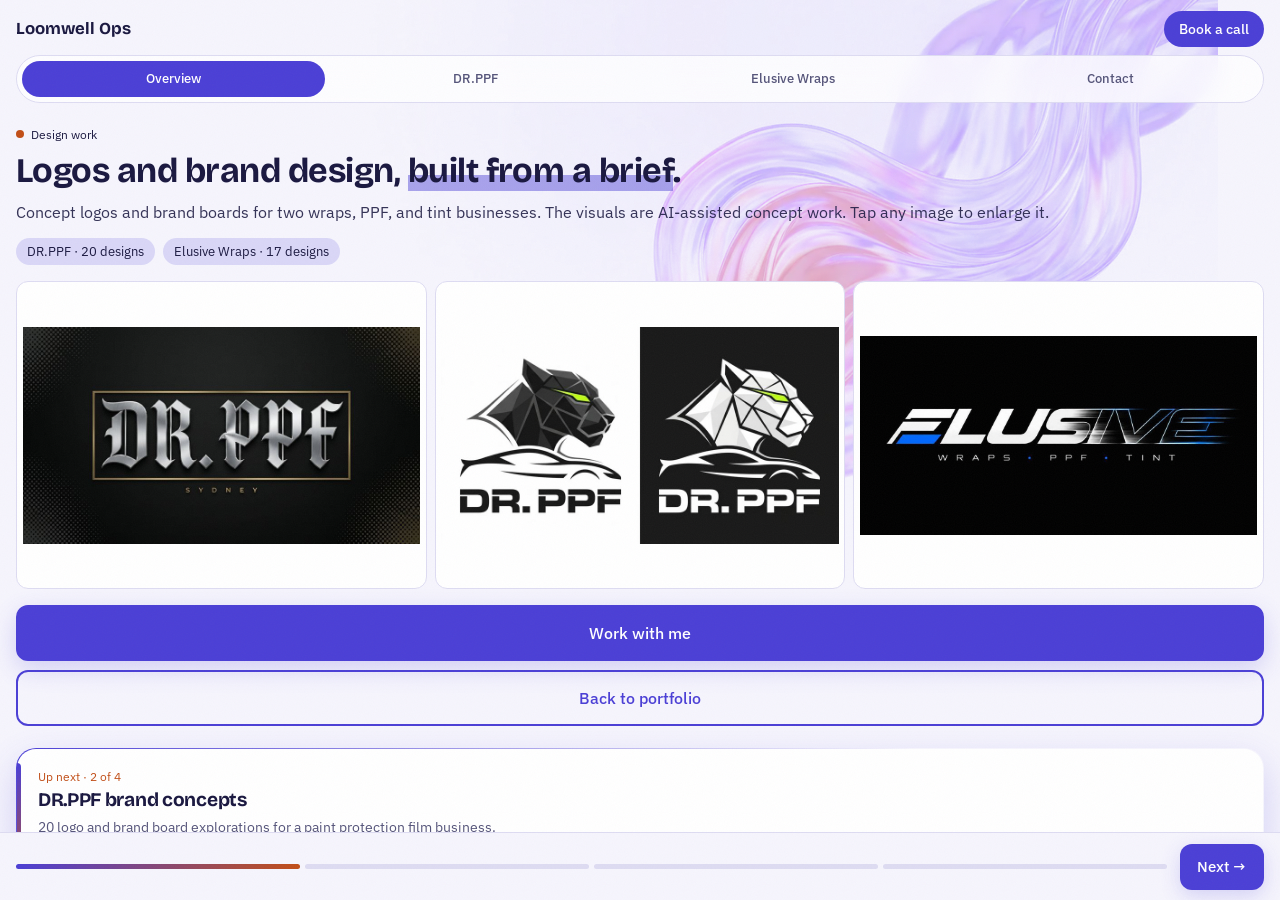
<file: md.html>
<!DOCTYPE html>
<html lang="en">
<head>
<meta charset="utf-8">
<meta name="viewport" content="width=device-width, initial-scale=1, viewport-fit=cover">
<title>Design | Japhette Alec Pulido</title>
<meta name="description" content="Logo and brand design concepts by Japhette Alec Pulido, including brand boards for DR.PPF and Elusive Wraps.">
<meta name="theme-color" content="#13112b">
<link rel="canonical" href="https://loomwell-ops.github.io/design.html">
<link rel="icon" href="/favicon.png">
<link rel="apple-touch-icon" href="apple-touch-icon.png">
<link rel="preconnect" href="https://fonts.googleapis.com">
<link rel="preconnect" href="https://fonts.gstatic.com" crossorigin>
<link href="https://fonts.googleapis.com/css2?family=Bricolage+Grotesque:opsz,wght@12..96,500;12..96,700&family=IBM+Plex+Sans:wght@400;500&display=swap" rel="stylesheet">
<style>
:root{--bg:#13112b;--band:#1a1738;--surface:#1d1a3f;--ink:#f1f0fc;--muted:#b0aed6;--line:#2f2b5e;--accent:#9c93ff;--accent-ink:#13112b;--warm:#ff9a76;--glow:rgba(156,147,255,.32);--bgimg:url(bg.jpg);--bubble:#2a2660;--grain:.06;--r1:20px;--r2:12px}
@media (prefers-color-scheme:light){:root{--bg:#f6f5fd;--band:#edebfa;--surface:#fff;--ink:#1a1840;--muted:#55547a;--line:#dedcf2;--accent:#4b3fd6;--accent-ink:#fff;--warm:#c24e17;--glow:rgba(75,63,214,.2);--bgimg:url(bg-light.webp);--bubble:#ebe9fb;--grain:.035}}
*{box-sizing:border-box;-webkit-tap-highlight-color:transparent}
html,body{height:100%;margin:0;overflow:hidden;overscroll-behavior:none}
body{background:var(--bg);color:var(--ink);font:400 1rem/1.55 "IBM Plex Sans",system-ui,sans-serif;display:flex;flex-direction:column;height:100vh;height:100dvh;position:relative}
body::before{content:"";position:fixed;inset:0;z-index:50;pointer-events:none;opacity:var(--grain);background-image:url("data:image/svg+xml,%3Csvg xmlns='http://www.w3.org/2000/svg' width='160' height='160'%3E%3Cfilter id='n'%3E%3CfeTurbulence type='fractalNoise' baseFrequency='.9' numOctaves='2'/%3E%3C/filter%3E%3Crect width='160' height='160' filter='url(%23n)'/%3E%3C/svg%3E")}
body::after{content:"";position:fixed;inset:0;z-index:-1;background:var(--bgimg) 78% 0/auto 62% no-repeat;opacity:.55}
::selection{background:var(--accent);color:var(--accent-ink)}
h1,h2,h3{font-family:"Bricolage Grotesque","IBM Plex Sans",sans-serif;line-height:1.08;margin:0;letter-spacing:-.015em;text-wrap:balance}
h2{font-size:1.6rem;margin-bottom:.35rem}
p{margin:0 0 .8rem;color:var(--muted)}
a{color:var(--accent)}
:focus-visible{outline:3px solid var(--accent);outline-offset:3px;border-radius:6px}
.top{flex:none;padding:calc(.7rem + env(safe-area-inset-top,0px)) 1rem .5rem;display:flex;align-items:center;justify-content:space-between;gap:.6rem}
.top b{font-family:"Bricolage Grotesque",sans-serif;font-size:1.05rem}
.pill{font-size:.85rem;text-decoration:none;color:var(--accent-ink);background:var(--accent);border-radius:2rem;padding:.4rem .95rem;font-weight:500;min-height:36px;display:inline-flex;align-items:center}
.steps{flex:none;display:flex;gap:.3rem;overflow-x:auto;scrollbar-width:none;margin:0 1rem;padding:.3rem;border-radius:2rem;border:1px solid var(--line);background:color-mix(in srgb,var(--surface) 80%,transparent);-webkit-backdrop-filter:blur(12px);backdrop-filter:blur(12px)}
.steps::-webkit-scrollbar{display:none}
.steps button{flex:1 0 auto;font:inherit;font-size:.82rem;font-weight:500;color:var(--muted);background:transparent;border:0;border-radius:2rem;padding:.42rem .75rem;white-space:nowrap;min-height:36px}
.steps button.on{background:var(--accent);color:var(--accent-ink)}
.deck{flex:1;min-height:0;position:relative}
.view{position:absolute;inset:0;overflow-y:auto;overscroll-behavior:contain;padding:1.1rem 1rem 1.2rem;scrollbar-width:none}
.view::-webkit-scrollbar{display:none}
.view[hidden]{display:none}
.view.l{animation:inL .35s ease}.view.r{animation:inR .35s ease}
@keyframes inL{from{opacity:0;transform:translateX(26px)}}
@keyframes inR{from{opacity:0;transform:translateX(-26px)}}
.gb{border:1px solid transparent;background:linear-gradient(var(--surface),var(--surface)) padding-box,linear-gradient(140deg,var(--accent),transparent 62%) border-box}
.me{display:flex;align-items:center;gap:.75rem;margin-bottom:.8rem}
.me img{width:56px;height:56px;border-radius:50%;object-fit:cover;border:2px solid var(--accent);box-shadow:0 0 0 4px color-mix(in srgb,var(--accent) 22%,transparent),0 8px 24px var(--glow)}
.me strong{display:block;font-weight:500}
.live{display:inline-flex;align-items:center;gap:.45rem;font-size:.78rem;color:var(--ink)}
.live i{width:8px;height:8px;border-radius:50%;background:var(--warm);animation:ping 2s infinite}
@keyframes ping{70%{box-shadow:0 0 0 8px transparent}0%{box-shadow:0 0 0 0 var(--warm)}}
.hero h1{font-size:2.15rem;font-weight:700;margin:.4rem 0 .7rem}
.hero h1 u{text-decoration:none;background:linear-gradient(transparent 62%,color-mix(in srgb,var(--accent) 45%,transparent) 62%)}
.hero .sub{color:var(--ink);opacity:.88}
.btns{display:flex;flex-direction:column;gap:.55rem;margin:.9rem 0}
.btn{display:block;text-align:center;padding:.85rem 1rem;border-radius:var(--r2);font-weight:500;text-decoration:none;border:2px solid var(--accent);color:var(--accent);min-height:48px;transition:transform .15s,box-shadow .15s}
.btn.main{background:var(--accent);color:var(--accent-ink);box-shadow:0 8px 24px var(--glow)}
.btn:active,.foot button:active,.pill:active{transform:scale(.97)}
.phone{border-radius:1.4rem;padding:.8rem;margin-top:1rem;box-shadow:0 18px 44px var(--glow)}
.pb{display:flex;justify-content:space-between;font-size:.72rem;color:var(--muted);margin-bottom:.4rem}
.msg{font-size:.82rem;line-height:1.35;padding:.45rem .7rem;border-radius:1rem;margin:.3rem 0;max-width:88%;opacity:0;transform:translateY(8px);animation:pop .5s forwards}
.msg.in{background:var(--bubble);color:var(--ink);border-bottom-left-radius:.3rem}
.msg.out{background:var(--accent);color:var(--accent-ink);margin-left:auto;border-bottom-right-radius:.3rem}
.msg.ok{border:1px solid var(--warm);color:var(--warm);margin:.5rem auto 0;text-align:center;max-width:100%}
.m1{animation-delay:.5s}.m2{animation-delay:1.5s}.m3{animation-delay:2.8s}
.phone small{display:block;text-align:center;color:var(--muted);font-size:.68rem;margin-top:.4rem}
@keyframes pop{to{opacity:1;transform:none}}
.stats{display:grid;grid-template-columns:1fr 1fr;margin:.6rem 0 .8rem}
.stats div{padding:.8rem 0;border-top:1px solid var(--line)}
.stats div:nth-child(odd){padding-right:.8rem}
.stats b{display:block;font:700 2.2rem/1 "Bricolage Grotesque",sans-serif;letter-spacing:-.03em;color:var(--warm)}
.stats span{font-size:.82rem;color:var(--muted);display:block;margin-top:.25rem}
.flow{list-style:none;margin:0;padding:0}
.flow li{display:flex;gap:.8rem;padding:.7rem 0;border-top:1px solid var(--line)}
.flow em{flex:0 0 1.5rem;font:700 1.1rem "Bricolage Grotesque",sans-serif;font-style:normal;color:var(--accent)}
.flow b{display:block;font-weight:500;color:var(--ink)}
.flow span{font-size:.88rem;color:var(--muted)}
.sprint{background:linear-gradient(135deg,var(--accent),color-mix(in srgb,var(--accent) 50%,var(--warm)));color:var(--accent-ink);border-radius:var(--r1);padding:1.2rem;margin:.6rem 0;box-shadow:0 16px 40px var(--glow)}
.sprint h3{font-size:1.35rem}.sprint p{color:inherit;opacity:.92;margin:.4rem 0 .6rem;font-size:.93rem}
.sprint b{font:700 1.9rem/1 "Bricolage Grotesque",sans-serif;letter-spacing:-.03em}
.list{list-style:none;margin:0;padding:0}
.list li{display:flex;gap:.8rem;align-items:center;padding:.8rem 0;border-bottom:1px solid var(--line)}
.list svg{flex:0 0 26px;width:26px;height:26px;stroke:var(--accent);fill:none;stroke-width:1.6;stroke-linecap:round;stroke-linejoin:round}
.list svg .dot{fill:var(--warm);stroke:none}
.list h3{font-size:1rem}.list p{margin:0;font-size:.85rem}
.list b{margin-left:auto;white-space:nowrap;color:var(--warm);font-weight:500;font-size:.9rem}
.docs{display:grid;grid-template-columns:repeat(3,1fr);gap:.7rem;margin-top:1rem}
.docs a{text-decoration:none;color:var(--ink);font-size:.75rem;text-align:center}
.docs img{display:block;width:100%;border-radius:6px;box-shadow:0 10px 22px rgba(0,0,0,.35),0 0 0 1px var(--line)}
.docs a:nth-child(1) img{transform:rotate(-3deg)}.docs a:nth-child(2) img{transform:rotate(2deg)}.docs a:nth-child(3) img{transform:rotate(-2deg)}
.docs span{display:block;margin-top:.45rem}
.tiles{display:grid;grid-template-columns:1fr 1fr;gap:.65rem;margin:.7rem 0}
.tiles a{border-radius:var(--r1);padding:.9rem;text-decoration:none;color:var(--ink);min-height:88px;display:flex;flex-direction:column;justify-content:space-between}
.tiles b{font:500 .98rem "Bricolage Grotesque",sans-serif}
.tiles span{font-size:.78rem;color:var(--warm)}
.tiles .wide{grid-column:1/-1;min-height:0;flex-direction:row;align-items:center}
.q{display:none;border-radius:var(--r1);padding:1.1rem;font-size:.92rem;position:relative}
.q.on{display:block}
.q::before{content:"\201C";position:absolute;top:.2rem;right:.9rem;font:700 3rem/1 "Bricolage Grotesque",sans-serif;color:var(--warm);opacity:.8}
.q p{color:var(--ink);margin:0 0 .8rem}
.q footer{display:flex;align-items:center;gap:.65rem;font-size:.8rem;color:var(--muted)}
.q i{flex:0 0 34px;height:34px;border-radius:50%;display:grid;place-items:center;font:700 .95rem "Bricolage Grotesque",sans-serif;font-style:normal;background:color-mix(in srgb,var(--accent) 22%,transparent);color:var(--ink)}
.q b{display:block;color:var(--ink)}
.dots{display:flex;justify-content:center;gap:.3rem;margin-top:.5rem}
.dots button{width:30px;height:30px;border:0;background:transparent;position:relative}
.dots button::after{content:"";position:absolute;left:50%;top:50%;width:9px;height:9px;margin:-4.5px;border-radius:50%;background:var(--line)}
.dots button.on::after{background:var(--accent)}
.how div{padding-left:.9rem;border-left:2px solid var(--accent);margin:.7rem 0}
.how b{display:block;font-weight:500;color:var(--ink)}
.how span{font-size:.9rem;color:var(--muted)}
details{border-bottom:1px solid var(--line);padding:.8rem 0}
summary{cursor:pointer;font-weight:500;list-style:none;display:flex;justify-content:space-between;gap:1rem;min-height:30px;align-items:center}
summary::-webkit-details-marker{display:none}
summary::after{content:"+";color:var(--accent);font-size:1.3rem;line-height:1}
details[open] summary::after{content:"\2212"}
details p{margin:.5rem 0 0;font-size:.92rem}
.links{display:flex;flex-wrap:wrap;gap:.5rem 1.2rem;font-size:.9rem;margin:1rem 0 .5rem}
.foot{flex:none;display:flex;align-items:center;gap:.8rem;padding:.65rem 1rem calc(.65rem + env(safe-area-inset-bottom,0px));background:color-mix(in srgb,var(--bg) 85%,transparent);-webkit-backdrop-filter:blur(16px);backdrop-filter:blur(16px);border-top:1px solid var(--line)}
.seg{display:flex;gap:.3rem;flex:1}
.seg button{flex:1;height:5px;border:0;border-radius:3px;background:var(--line);padding:0;position:relative}
.seg button::after{content:"";position:absolute;inset:-14px 0}
.seg button.done{background:color-mix(in srgb,var(--accent) 70%,transparent)}
.seg button.on{background:linear-gradient(90deg,var(--accent),var(--warm))}
.foot .next{font:500 .92rem "IBM Plex Sans",sans-serif;border:0;border-radius:var(--r2);background:var(--accent);color:var(--accent-ink);padding:.7rem 1.1rem;min-height:46px;box-shadow:0 6px 20px var(--glow);flex:none}
.tabs{display:flex;gap:.3rem;padding:.25rem;border:1px solid var(--line);border-radius:2rem;margin:.5rem 0 .8rem;background:color-mix(in srgb,var(--surface) 80%,transparent)}
.tabs button{flex:1;font:inherit;font-size:.85rem;font-weight:500;color:var(--muted);background:transparent;border:0;border-radius:2rem;padding:.45rem;min-height:38px}
.tabs button.on{background:var(--accent);color:var(--accent-ink)}
.tp[hidden]{display:none}
.kpis{display:grid;grid-template-columns:repeat(4,1fr);gap:.4rem;margin-bottom:.8rem}
.kpis div{text-align:center;padding:.6rem .2rem;border-radius:var(--r2);background:color-mix(in srgb,var(--accent) 12%,transparent)}
.kpis b{display:block;font:700 1.6rem/1 "Bricolage Grotesque",sans-serif;letter-spacing:-.03em}
.kpis b.c{color:var(--warm)}
.kpis span{font-size:.68rem;color:var(--muted);line-height:1.2;display:block;margin-top:.25rem}
.dc{border-radius:var(--r1);padding:.9rem 1rem;margin-bottom:.7rem}
.dc h3{font-size:.95rem;margin-bottom:.5rem}
.br{display:grid;grid-template-columns:5.4rem 1fr 1.6rem;align-items:center;gap:.5rem;font-size:.8rem;color:var(--muted);margin:.35rem 0}
.br i{display:block;height:9px;border-radius:5px;background:var(--accent);width:var(--w)}
.br.top i{background:var(--warm)}
.br b{color:var(--ink);font-weight:500;text-align:right}
.cols{display:flex;gap:.5rem;align-items:flex-end;height:96px}
.cols div{flex:1;display:flex;flex-direction:column;align-items:center;justify-content:flex-end;height:100%;font-size:.7rem;color:var(--muted)}
.cols b{font-weight:500;color:var(--ink);font-size:.72rem}
.cols i{display:block;width:100%;height:calc(var(--h)*.5);margin:.2rem 0;border-radius:6px 6px 3px 3px;background:var(--accent)}
.cols .top i{background:var(--warm)}
.upnext{margin-top:1.4rem;border-radius:var(--r1);padding:1.1rem 1.1rem 1.1rem 1.3rem;position:relative;box-shadow:0 14px 36px var(--glow)}
.upnext::before{content:"";position:absolute;left:0;top:14px;bottom:14px;width:4px;border-radius:0 4px 4px 0;background:linear-gradient(var(--accent),var(--warm))}
.upnext em{font-style:normal;font-size:.78rem;color:var(--warm);display:block;margin-bottom:.25rem}
.upnext h3{font-size:1.2rem}
.upnext p{font-size:.88rem;margin:.35rem 0 .8rem}
.upnext .btn{margin:0}
@media (prefers-reduced-motion:reduce){.msg{animation:none;opacity:1;transform:none}.live i{animation:none}.view.l,.view.r{animation:none}}
@media (max-height:640px){.hero h1{font-size:1.8rem}.phone{display:none}}

.gal{display:grid;grid-template-columns:repeat(2,1fr);gap:.6rem}
.feat{display:grid;grid-template-columns:repeat(3,1fr);gap:.5rem;margin:1rem 0}
.th{appearance:none;font:inherit;padding:.35rem;border:1px solid var(--line);border-radius:var(--r2);background:var(--surface);aspect-ratio:4/3;display:grid;place-items:center;overflow:hidden;cursor:zoom-in}
.th img{width:100%;height:100%;object-fit:contain;display:block}
.th:active{transform:scale(.97)}
.cnt{display:flex;gap:.45rem;flex-wrap:wrap;margin:.2rem 0 .6rem}
.cnt span{font-size:.8rem;padding:.25rem .7rem;border-radius:2rem;background:color-mix(in srgb,var(--accent) 16%,transparent);color:var(--ink)}
#lb{border:0;padding:0;background:transparent;max-width:100vw;max-height:100dvh;width:100%;height:100%;color:#fff;overflow:hidden}
#lb::backdrop{background:rgba(0,0,0,.9);-webkit-backdrop-filter:blur(8px);backdrop-filter:blur(8px)}
#lb .box{height:100%;display:flex;flex-direction:column;align-items:center;justify-content:center;gap:.8rem;padding:3.5rem .5rem 1rem}
#lb img{max-width:94vw;max-height:72dvh;border-radius:.5rem;background:#000;display:block}
#lb .lbc{font-size:.9rem;text-align:center;max-width:36ch;margin:0}
#lb button{position:fixed;border:0;border-radius:50%;background:rgba(255,255,255,.16);color:#fff;width:48px;height:48px;font-size:1.5rem;line-height:1}
#lb .x{top:calc(.7rem + env(safe-area-inset-top,0px));right:.8rem}
#lb .pv{left:.6rem;top:50%}#lb .nx{right:.6rem;top:50%}
</style>
</head>
<body>
<div class="top"><b>Loomwell Ops</b><a class="pill" href="https://calendly.com/loomwellops/30min">Book a call</a></div>
<nav class="steps" id="steps" aria-label="Sections"></nav>
<main class="deck" id="deck">
<section class="view hero" id="overview" aria-label="Overview">
<span class="live"><i></i><span>Design work</span></span>
<h1>Logos and brand design, <u>built from a brief</u>.</h1>
<p class="sub">Concept logos and brand boards for two wraps, PPF, and tint businesses. The visuals are AI-assisted concept work. Tap any image to enlarge it.</p>
<div class="cnt"><span>DR.PPF · 20 designs</span><span>Elusive Wraps · 17 designs</span></div>
<div class="feat"><button type="button" class="th" data-full="work/drppf-1.jpg" data-alt="Chrome blackletter wordmark on black with gold frame"><img src="work/t/drppf-1.jpg" alt="Chrome blackletter wordmark on black with gold frame" loading="lazy" decoding="async" onerror="this.onerror=null;this.src=this.parentNode.dataset.full"></button><button type="button" class="th" data-full="work/drppf-7.jpg" data-alt="Geometric panther head over car outline"><img src="work/t/drppf-7.jpg" alt="Geometric panther head over car outline" loading="lazy" decoding="async" onerror="this.onerror=null;this.src=this.parentNode.dataset.full"></button><button type="button" class="th" data-full="work/elusive-60.jpg" data-alt="Speed wordmark with blue accents"><img src="work/t/elusive-60.jpg" alt="Speed wordmark with blue accents" loading="lazy" decoding="async" onerror="this.onerror=null;this.src=this.parentNode.dataset.full"></button></div>
<div class="btns"><a class="btn main" href="https://calendly.com/loomwellops/30min">Work with me</a><a class="btn" href="m.html">Back to portfolio</a></div>
</section>

<section class="view" id="drppf" aria-label="DR.PPF" hidden>
<h2>DR.PPF brand concepts</h2>
<p>Logo and brand explorations for a Sydney paint protection film, wraps, and tint business.</p>
<div class="tabs"><button class="on" data-t="a" type="button">Logos (17)</button><button data-t="b" type="button">Boards (3)</button></div>
<div class="tp" data-p="a"><div class="gal"><button type="button" class="th" data-full="work/drppf-1.jpg" data-alt="Chrome blackletter wordmark on black with gold frame"><img src="work/t/drppf-1.jpg" alt="Chrome blackletter wordmark on black with gold frame" loading="lazy" decoding="async" onerror="this.onerror=null;this.src=this.parentNode.dataset.full"></button><button type="button" class="th" data-full="work/drppf-2.jpg" data-alt="Orange graffiti sticker wordmark with peeling corner"><img src="work/t/drppf-2.jpg" alt="Orange graffiti sticker wordmark with peeling corner" loading="lazy" decoding="async" onerror="this.onerror=null;this.src=this.parentNode.dataset.full"></button><button type="button" class="th" data-full="work/drppf-3.jpg" data-alt="Vinyl record shield emblem"><img src="work/t/drppf-3.jpg" alt="Vinyl record shield emblem" loading="lazy" decoding="async" onerror="this.onerror=null;this.src=this.parentNode.dataset.full"></button><button type="button" class="th" data-full="work/drppf-4.jpg" data-alt="Yellow and black graffiti wordmark"><img src="work/t/drppf-4.jpg" alt="Yellow and black graffiti wordmark" loading="lazy" decoding="async" onerror="this.onerror=null;this.src=this.parentNode.dataset.full"></button><button type="button" class="th" data-full="work/drppf-5.jpg" data-alt="Stacked wordmark with car icon in black, white and gold"><img src="work/t/drppf-5.jpg" alt="Stacked wordmark with car icon in black, white and gold" loading="lazy" decoding="async" onerror="this.onerror=null;this.src=this.parentNode.dataset.full"></button><button type="button" class="th" data-full="work/drppf-6.jpg" data-alt="Retro enamel sign with classic car"><img src="work/t/drppf-6.jpg" alt="Retro enamel sign with classic car" loading="lazy" decoding="async" onerror="this.onerror=null;this.src=this.parentNode.dataset.full"></button><button type="button" class="th" data-full="work/drppf-7.jpg" data-alt="Geometric panther head over car outline"><img src="work/t/drppf-7.jpg" alt="Geometric panther head over car outline" loading="lazy" decoding="async" onerror="this.onerror=null;this.src=this.parentNode.dataset.full"></button><button type="button" class="th" data-full="work/drppf-8.jpg" data-alt="Layered translucent film shield icon"><img src="work/t/drppf-8.jpg" alt="Layered translucent film shield icon" loading="lazy" decoding="async" onerror="this.onerror=null;this.src=this.parentNode.dataset.full"></button><button type="button" class="th" data-full="work/drppf-9.jpg" data-alt="Stethoscope and steering wheel shield mark"><img src="work/t/drppf-9.jpg" alt="Stethoscope and steering wheel shield mark" loading="lazy" decoding="async" onerror="this.onerror=null;this.src=this.parentNode.dataset.full"></button><button type="button" class="th" data-full="work/drppf-10.jpg" data-alt="Split D monogram with copper accent"><img src="work/t/drppf-10.jpg" alt="Split D monogram with copper accent" loading="lazy" decoding="async" onerror="this.onerror=null;this.src=this.parentNode.dataset.full"></button><button type="button" class="th" data-full="work/drppf-11.jpg" data-alt="D tile with peeling film corner"><img src="work/t/drppf-11.jpg" alt="D tile with peeling film corner" loading="lazy" decoding="async" onerror="this.onerror=null;this.src=this.parentNode.dataset.full"></button><button type="button" class="th" data-full="work/drppf-12.jpg" data-alt="Line-art shield with car silhouette"><img src="work/t/drppf-12.jpg" alt="Line-art shield with car silhouette" loading="lazy" decoding="async" onerror="this.onerror=null;this.src=this.parentNode.dataset.full"></button><button type="button" class="th" data-full="work/drppf-13.jpg" data-alt="DR monogram in gold and black with icon-only versions"><img src="work/t/drppf-13.jpg" alt="DR monogram in gold and black with icon-only versions" loading="lazy" decoding="async" onerror="this.onerror=null;this.src=this.parentNode.dataset.full"></button><button type="button" class="th" data-full="work/drppf-14.jpg" data-alt="Orange and black angular D mark"><img src="work/t/drppf-14.jpg" alt="Orange and black angular D mark" loading="lazy" decoding="async" onerror="this.onerror=null;this.src=this.parentNode.dataset.full"></button><button type="button" class="th" data-full="work/drppf-17.jpg" data-alt="Winged caduceus crest with car, film roll and droplet"><img src="work/t/drppf-17.jpg" alt="Winged caduceus crest with car, film roll and droplet" loading="lazy" decoding="async" onerror="this.onerror=null;this.src=this.parentNode.dataset.full"></button><button type="button" class="th" data-full="work/drppf-18.jpg" data-alt="Holographic glass D on black"><img src="work/t/drppf-18.jpg" alt="Holographic glass D on black" loading="lazy" decoding="async" onerror="this.onerror=null;this.src=this.parentNode.dataset.full"></button><button type="button" class="th" data-full="work/drppf-19.jpg" data-alt="Heartbeat line forming a car outline"><img src="work/t/drppf-19.jpg" alt="Heartbeat line forming a car outline" loading="lazy" decoding="async" onerror="this.onerror=null;this.src=this.parentNode.dataset.full"></button></div></div>
<div class="tp" data-p="b" hidden><div class="gal"><button type="button" class="th" data-full="work/drppf-15.jpg" data-alt="Brand board in blue: logo, car decal, shop sign, polo and business cards"><img src="work/t/drppf-15.jpg" alt="Brand board in blue: logo, car decal, shop sign, polo and business cards" loading="lazy" decoding="async" onerror="this.onerror=null;this.src=this.parentNode.dataset.full"></button><button type="button" class="th" data-full="work/drppf-16.jpg" data-alt="Brand board with carbon-fibre shield emblem and mockups"><img src="work/t/drppf-16.jpg" alt="Brand board with carbon-fibre shield emblem and mockups" loading="lazy" decoding="async" onerror="this.onerror=null;this.src=this.parentNode.dataset.full"></button><button type="button" class="th" data-full="work/drppf-21.jpg" data-alt="Construction grid for a D mark with peel accent"><img src="work/t/drppf-21.jpg" alt="Construction grid for a D mark with peel accent" loading="lazy" decoding="async" onerror="this.onerror=null;this.src=this.parentNode.dataset.full"></button></div></div>
</section>

<section class="view" id="elusive" aria-label="Elusive Wraps" hidden>
<h2>Elusive Wraps brand concepts</h2>
<p>Logo and brand board explorations for a Sydney wraps, PPF, and tint business.</p>
<div class="tabs"><button class="on" data-t="a" type="button">Logos (8)</button><button data-t="b" type="button">Boards (9)</button></div>
<div class="tp" data-p="a"><div class="gal"><button type="button" class="th" data-full="work/elusive-59.jpg" data-alt="Hex badge logo"><img src="work/t/elusive-59.jpg" alt="Hex badge logo" loading="lazy" decoding="async" onerror="this.onerror=null;this.src=this.parentNode.dataset.full"></button><button type="button" class="th" data-full="work/elusive-60.jpg" data-alt="Speed wordmark with blue accents"><img src="work/t/elusive-60.jpg" alt="Speed wordmark with blue accents" loading="lazy" decoding="async" onerror="this.onerror=null;this.src=this.parentNode.dataset.full"></button><button type="button" class="th" data-full="work/elusive-61.jpg" data-alt="Angular fox logo"><img src="work/t/elusive-61.jpg" alt="Angular fox logo" loading="lazy" decoding="async" onerror="this.onerror=null;this.src=this.parentNode.dataset.full"></button><button type="button" class="th" data-full="work/elusive-62.jpg" data-alt="Chameleon logo"><img src="work/t/elusive-62.jpg" alt="Chameleon logo" loading="lazy" decoding="async" onerror="this.onerror=null;this.src=this.parentNode.dataset.full"></button><button type="button" class="th" data-full="work/elusive-63.jpg" data-alt="Panther emblem"><img src="work/t/elusive-63.jpg" alt="Panther emblem" loading="lazy" decoding="async" onerror="this.onerror=null;this.src=this.parentNode.dataset.full"></button><button type="button" class="th" data-full="work/elusive-64.jpg" data-alt="Red speed emblem"><img src="work/t/elusive-64.jpg" alt="Red speed emblem" loading="lazy" decoding="async" onerror="this.onerror=null;this.src=this.parentNode.dataset.full"></button><button type="button" class="th" data-full="work/elusive-65.jpg" data-alt="Vinyl peel logo"><img src="work/t/elusive-65.jpg" alt="Vinyl peel logo" loading="lazy" decoding="async" onerror="this.onerror=null;this.src=this.parentNode.dataset.full"></button><button type="button" class="th" data-full="work/elusive-66.jpg" data-alt="Carbon fiber wordmark"><img src="work/t/elusive-66.jpg" alt="Carbon fiber wordmark" loading="lazy" decoding="async" onerror="this.onerror=null;this.src=this.parentNode.dataset.full"></button></div></div>
<div class="tp" data-p="b" hidden><div class="gal"><button type="button" class="th" data-full="work/elusive-67.jpg" data-alt="Hex badge brand board"><img src="work/t/elusive-67.jpg" alt="Hex badge brand board" loading="lazy" decoding="async" onerror="this.onerror=null;this.src=this.parentNode.dataset.full"></button><button type="button" class="th" data-full="work/elusive-68.jpg" data-alt="Speed brand board in blue"><img src="work/t/elusive-68.jpg" alt="Speed brand board in blue" loading="lazy" decoding="async" onerror="this.onerror=null;this.src=this.parentNode.dataset.full"></button><button type="button" class="th" data-full="work/elusive-69.jpg" data-alt="Speed brand board in red"><img src="work/t/elusive-69.jpg" alt="Speed brand board in red" loading="lazy" decoding="async" onerror="this.onerror=null;this.src=this.parentNode.dataset.full"></button><button type="button" class="th" data-full="work/elusive-70.jpg" data-alt="Geometric fox brand board"><img src="work/t/elusive-70.jpg" alt="Geometric fox brand board" loading="lazy" decoding="async" onerror="this.onerror=null;this.src=this.parentNode.dataset.full"></button><button type="button" class="th" data-full="work/elusive-71.jpg" data-alt="Panther brand board"><img src="work/t/elusive-71.jpg" alt="Panther brand board" loading="lazy" decoding="async" onerror="this.onerror=null;this.src=this.parentNode.dataset.full"></button><button type="button" class="th" data-full="work/elusive-72.jpg" data-alt="Chameleon brand board"><img src="work/t/elusive-72.jpg" alt="Chameleon brand board" loading="lazy" decoding="async" onerror="this.onerror=null;this.src=this.parentNode.dataset.full"></button><button type="button" class="th" data-full="work/elusive-73.jpg" data-alt="Vinyl peel brand board"><img src="work/t/elusive-73.jpg" alt="Vinyl peel brand board" loading="lazy" decoding="async" onerror="this.onerror=null;this.src=this.parentNode.dataset.full"></button><button type="button" class="th" data-full="work/elusive-74.jpg" data-alt="Color-shift brand board"><img src="work/t/elusive-74.jpg" alt="Color-shift brand board" loading="lazy" decoding="async" onerror="this.onerror=null;this.src=this.parentNode.dataset.full"></button><button type="button" class="th" data-full="work/elusive-75.jpg" data-alt="Stealth brand board"><img src="work/t/elusive-75.jpg" alt="Stealth brand board" loading="lazy" decoding="async" onerror="this.onerror=null;this.src=this.parentNode.dataset.full"></button></div></div>
</section>

<section class="view" id="contact" aria-label="Contact" hidden>
<h2>Let’s talk</h2>
<p>Need a logo, a brand board, or a lead follow-up system? Tell me what you have and I’ll tell you what I’d do first.</p>
<div class="btns" style="margin-top:.5rem">
<a class="btn main" href="https://calendly.com/loomwellops/30min">Book a 30-minute call</a>
<a class="btn" href="mailto:loomwellops@gmail.com">Email me</a>
<a class="btn" href="https://wa.me/639569027896">WhatsApp</a>
</div>
<div class="links"><a href="https://www.linkedin.com/in/japhette-alec-pulido/">LinkedIn</a><a href="m.html">Portfolio</a><a href="projects.html">Web apps</a><a href="design.html?full">Full site</a></div>
</section>
</main>
<div class="foot"><div class="seg" id="seg"></div><button class="next" id="next" type="button"></button></div>
<dialog id="lb" aria-label="Image viewer"><div class="box"><img alt=""><p class="lbc"></p></div><button class="x" type="button" aria-label="Close">×</button><button class="pv" type="button" aria-label="Previous">‹</button><button class="nx" type="button" aria-label="Next">›</button></dialog>
<script>
(function(){
var V=[["overview","Overview"],["drppf","DR.PPF"],["elusive","Elusive Wraps"],["contact","Contact"]];
var N=[["DR.PPF brand concepts","20 logo and brand board explorations for a paint protection film business.","See DR.PPF"],["Elusive Wraps brand concepts","17 logos and brand boards for a wraps, PPF and tint business.","See Elusive Wraps"],["Book a call","Tell me about your brand or your lead follow-up.","Go to contact"],["Back to the start","Return to the overview.","Back to overview"]];
var cur=-1,steps=document.getElementById("steps"),seg=document.getElementById("seg"),next=document.getElementById("next");
var sb=[],gb=[];
V.forEach(function(v,i){
 var b=document.createElement("button");b.type="button";b.textContent=v[1];b.onclick=function(){go(i)};steps.appendChild(b);sb.push(b);
 var s=document.createElement("button");s.type="button";s.setAttribute("aria-label",v[1]);s.onclick=function(){go(i)};seg.appendChild(s);gb.push(s);
 var d=document.createElement("div");d.className="upnext gb";
 d.innerHTML="<em>Up next · "+(((i+1)%V.length)+1)+" of "+V.length+"</em><h3></h3><p></p>";
 d.querySelector("h3").textContent=N[i][0];d.querySelector("p").textContent=N[i][1];
 var nb=document.createElement("button");nb.type="button";nb.className="btn main";nb.textContent=N[i][2]+" →";nb.onclick=function(){go((i+1)%V.length)};d.appendChild(nb);
 document.getElementById(v[0]).appendChild(d);
});
function go(i,keep){
 if(i<0||i>=V.length||i===cur)return;
 var dir=i>cur?"l":"r",first=cur<0;
 V.forEach(function(v,k){var el=document.getElementById(v[0]);var on=k===i;el.hidden=!on;el.classList.remove("l","r");if(on){el.scrollTop=0;if(!first)el.classList.add(dir)}sb[k].classList.toggle("on",on);sb[k].setAttribute("aria-current",on?"true":"false");gb[k].className=on?"on":(k<i?"done":"")});
 cur=i;
 next.textContent=i<V.length-1?"Next →":"Start ↺";
 sb[i].scrollIntoView({inline:"center",block:"nearest"});
 if(!keep){try{history.replaceState(null,"","#"+V[i][0])}catch(e){}}
}
next.onclick=function(){go(cur<V.length-1?cur+1:0)};
document.querySelectorAll(".tabs").forEach(function(tb){var view=tb.parentNode;tb.querySelectorAll("button").forEach(function(t){t.onclick=function(){
 tb.querySelectorAll("button").forEach(function(o){o.classList.toggle("on",o===t)});
 view.querySelectorAll(".tp").forEach(function(p){p.hidden=p.dataset.p!==t.dataset.t});view.scrollTop=0;
}})});
var x0,y0;var deck=document.getElementById("deck");
deck.addEventListener("touchstart",function(e){var t=e.touches[0];x0=t.clientX;y0=t.clientY},{passive:true});
deck.addEventListener("touchend",function(e){if(x0==null)return;var t=e.changedTouches[0],dx=t.clientX-x0,dy=t.clientY-y0;x0=null;if(Math.abs(dx)>60&&Math.abs(dx)>Math.abs(dy)*1.6){go(dx<0?cur+1:cur-1)}},{passive:true});
addEventListener("keydown",function(e){if(document.getElementById("lb").open)return;if(e.key==="ArrowRight")go(cur+1);if(e.key==="ArrowLeft")go(cur-1)});
var h=(location.hash||"").slice(1),start=0;V.forEach(function(v,i){if(v[0]===h)start=i});
go(start,true);
var lb=document.getElementById("lb"),li=lb.querySelector("img"),lc=lb.querySelector(".lbc"),set=[],ix=0;
function show(i){ix=(i+set.length)%set.length;var b=set[ix];li.src=b.dataset.full;li.alt=b.dataset.alt;lc.textContent=b.dataset.alt+" ("+(ix+1)+" of "+set.length+")"}
document.addEventListener("click",function(e){
 var b=e.target.closest(".th");
 if(b){var sc=b.closest(".gal")||b.closest(".feat")||b.parentNode;set=[].slice.call(sc.querySelectorAll(".th"));show(set.indexOf(b));if(lb.showModal)lb.showModal();return}
 if(e.target===lb)lb.close();
});
lb.querySelector(".x").onclick=function(){lb.close()};
lb.querySelector(".pv").onclick=function(){show(ix-1)};
lb.querySelector(".nx").onclick=function(){show(ix+1)};
var lx;lb.addEventListener("touchstart",function(e){lx=e.touches[0].clientX},{passive:true});
lb.addEventListener("touchend",function(e){if(lx==null)return;var d=e.changedTouches[0].clientX-lx;lx=null;if(Math.abs(d)>50)show(d<0?ix+1:ix-1)},{passive:true});
})();
</script>
</body>
</html>
</file>
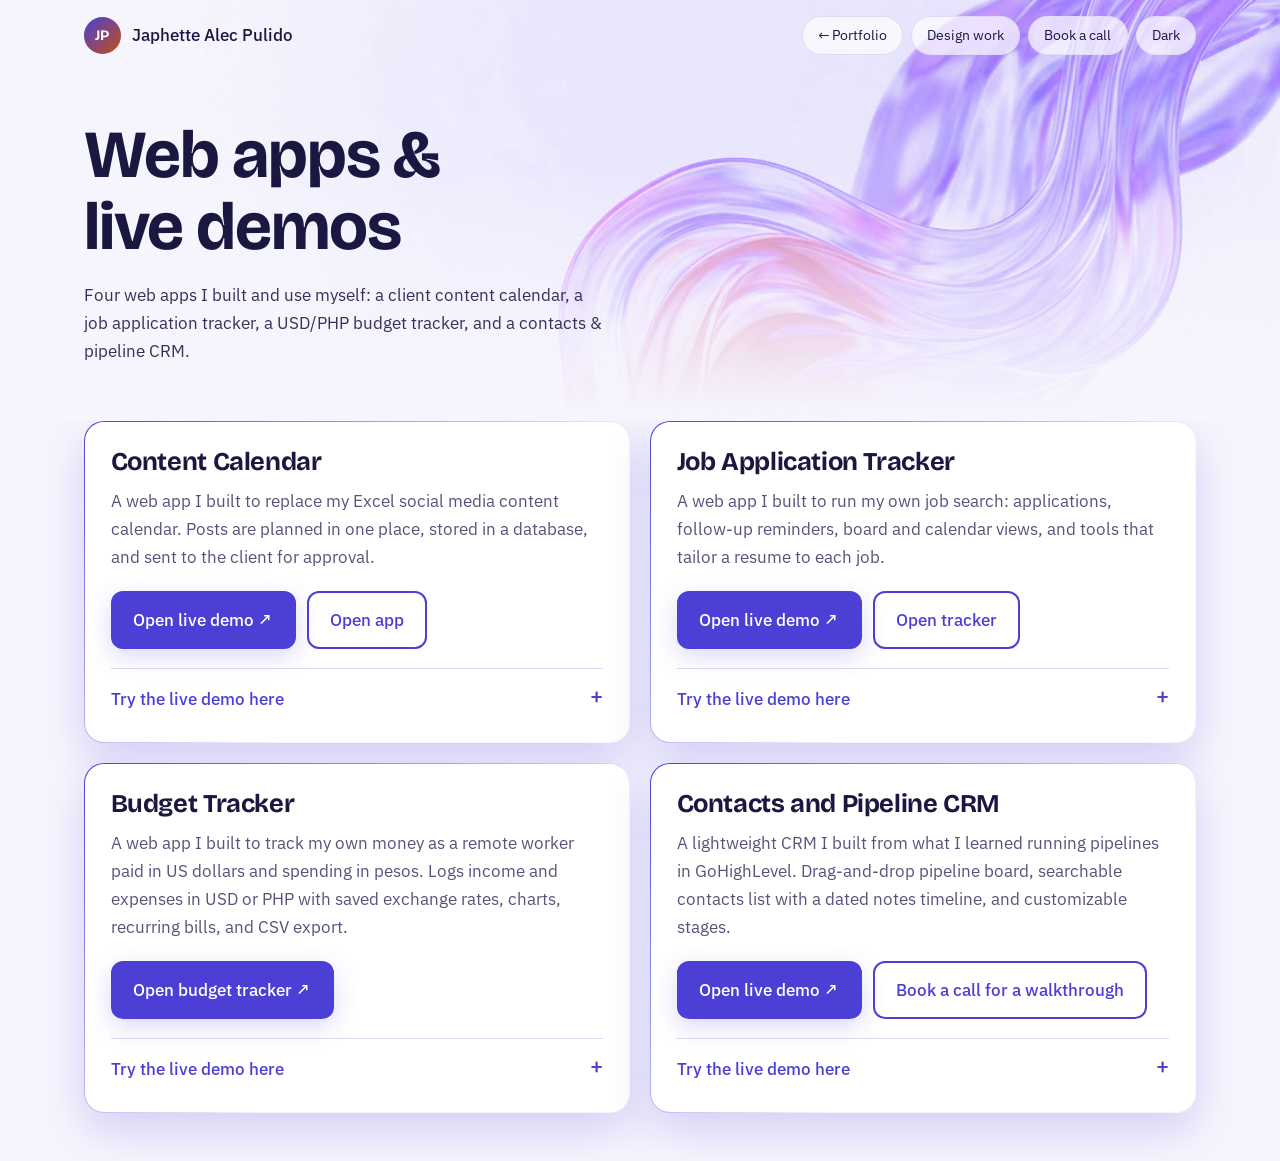
<file: projects.html>
<!DOCTYPE html>
<html lang="en">
<head>
<meta charset="utf-8">
<meta name="viewport" content="width=device-width, initial-scale=1, viewport-fit=cover">
<title>Projects | Japhette Alec Pulido — Loomwell Ops</title>
<meta name="theme-color" content="#13112b">
<script>(function(){var r=document.documentElement,s=null;try{s=localStorage.getItem("theme")}catch(e){}if(s!=="dark"&&s!=="light"){s=window.matchMedia&&matchMedia("(prefers-color-scheme:dark)").matches?"dark":"light"}r.setAttribute("data-theme",s)})();</script>
<meta name="description" content="Four web apps built by Japhette Alec Pulido: Content Calendar, Job Application Tracker, Budget Tracker, and Contacts and Pipeline CRM.">
<link rel="canonical" href="https://loomwell-ops.github.io/projects.html">
<link rel="icon" href="/favicon.png">
<link rel="apple-touch-icon" href="apple-touch-icon.png">
<link rel="preconnect" href="https://fonts.googleapis.com">
<link rel="preconnect" href="https://fonts.gstatic.com" crossorigin>
<link href="https://fonts.googleapis.com/css2?family=Bricolage+Grotesque:opsz,wght@12..96,500;12..96,700&family=IBM+Plex+Sans:wght@400;500&display=swap" rel="stylesheet">
<style>
:root{--bg:#f6f5fd;--band:#edebfa;--surface:#fff;--ink:#1a1840;--muted:#55547a;--line:#dedcf2;--accent:#4b3fd6;--accent-ink:#fff;--warm:#c24e17;--glow:rgba(75,63,214,.2);--bgimg:url(bg-light.webp);--r1:20px;--r2:12px}
:root[data-theme="dark"]{--bg:#13112b;--band:#1a1738;--surface:#1d1a3f;--ink:#f1f0fc;--muted:#b0aed6;--line:#2f2b5e;--accent:#9c93ff;--accent-ink:#13112b;--warm:#ff9a76;--glow:rgba(156,147,255,.32);--bgimg:url(bg.jpg)}
*{box-sizing:border-box;-webkit-tap-highlight-color:transparent}
body{margin:0;background:var(--bg);color:var(--ink);font:400 1.0625rem/1.65 "IBM Plex Sans",system-ui,sans-serif;padding-bottom:3rem}
::selection{background:var(--accent);color:var(--accent-ink)}
.wrap{max-width:72rem;margin:0 auto;padding:0 1.25rem}
h1,h2{font-family:"Bricolage Grotesque","IBM Plex Sans",sans-serif;margin:0;line-height:1.08;letter-spacing:-.015em;text-wrap:balance}
a{color:inherit}
:focus-visible{outline:3px solid var(--accent);outline-offset:3px;border-radius:6px}
header{position:relative;overflow:hidden;padding:calc(1rem + env(safe-area-inset-top,0px)) 0 3.5rem}
header::before{content:"";position:absolute;inset:0;background:var(--bgimg) 75% 0/cover no-repeat}
header::after{content:"";position:absolute;inset:0;background:radial-gradient(120% 90% at 75% 20%,transparent 35%,color-mix(in srgb,var(--bg) 70%,transparent) 100%),linear-gradient(180deg,transparent 40%,var(--bg) 100%)}
header>*{position:relative;z-index:1}
nav{display:flex;justify-content:space-between;align-items:center;gap:.75rem;flex-wrap:wrap;padding-bottom:1.5rem}
.brand{display:flex;align-items:center;gap:.7rem;text-decoration:none}
.brand-mark{width:2.3rem;height:2.3rem;border-radius:50%;display:grid;place-items:center;font:700 .9rem "Bricolage Grotesque",sans-serif;background:linear-gradient(135deg,var(--accent),var(--warm));color:var(--accent-ink)}
.brand strong{font-weight:500}
.nav-links{display:flex;gap:.5rem;align-items:center;flex-wrap:wrap}
.nav-links a,#theme{font:inherit;font-size:.9rem;text-decoration:none;color:var(--ink);background:color-mix(in srgb,var(--surface) 70%,transparent);border:1px solid var(--line);border-radius:999px;padding:.4rem .95rem;cursor:pointer;min-height:36px;display:inline-flex;align-items:center}
.nav-links a:hover,#theme:hover{border-color:var(--accent)}
h1{font-size:clamp(2.4rem,7vw,4.2rem);margin-top:2.5rem;max-width:14ch}
.hero-p{color:var(--ink);opacity:.88;max-width:52ch;margin:1.1rem 0 0}
main{padding:1rem 0 2rem;display:grid;gap:1.25rem}
@media (min-width:56rem){main{grid-template-columns:1fr 1fr;align-items:start}}
.proj-card{padding:1.6rem;border-radius:var(--r1);border:1px solid transparent;background:linear-gradient(var(--surface),var(--surface)) padding-box,linear-gradient(140deg,var(--accent),transparent 62%) border-box;box-shadow:0 18px 44px var(--glow)}
.proj-card h2{font-size:1.6rem}
.proj-card p{color:var(--muted);margin:.7rem 0 1.25rem;max-width:62ch}
.btns{display:flex;gap:.7rem;flex-wrap:wrap}
.btn{display:inline-flex;align-items:center;justify-content:center;padding:.8rem 1.3rem;border-radius:var(--r2);font-weight:500;text-decoration:none;border:2px solid var(--accent);color:var(--accent);min-height:48px;transition:transform .15s,box-shadow .15s}
.btn.main{background:var(--accent);color:var(--accent-ink);box-shadow:0 8px 24px var(--glow)}
.btn:active{transform:scale(.97);box-shadow:0 0 22px var(--glow)}
@media (max-width:30rem){.btns{flex-direction:column}.btn{width:100%}}
details{margin-top:1.2rem;border-top:1px solid var(--line);padding-top:1rem}
summary{cursor:pointer;font-weight:500;color:var(--accent);list-style:none;display:flex;justify-content:space-between;gap:1rem;min-height:32px}
summary::-webkit-details-marker{display:none}
summary::after{content:"+";font-size:1.4rem;line-height:1}
details[open] summary::after{content:"\2212"}
iframe.demo{width:100%;height:min(70vh,580px);border:1px solid var(--line);border-radius:var(--r2);margin-top:.9rem;background:#fff}
.note{font-size:.82rem;color:var(--muted);margin:.6rem 0 0}
@media (prefers-reduced-motion:reduce){.btn{transition:none}}
</style>
</head>
<body>
<header>
  <div class="wrap">
    <nav aria-label="Primary">
      <a class="brand" href="index.html"><span class="brand-mark">JP</span><strong>Japhette Alec Pulido</strong></a>
      <div class="nav-links">
        <a href="index.html">← Portfolio</a>
        <a href="design.html">Design work</a>
        <a href="https://calendly.com/loomwellops/30min" target="_blank" rel="noopener">Book a call</a>
        <button id="theme" type="button" aria-pressed="false">Dark</button>
      </div>
    </nav>
    <h1>Web apps &amp; live demos</h1>
    <p class="hero-p">Four web apps I built and use myself: a client content calendar, a job application tracker, a USD/PHP budget tracker, and a contacts &amp; pipeline CRM.</p>
  </div>
</header>

<main class="wrap">
  <article class="proj-card" id="proj-calendar">
    <h2>Content Calendar</h2>
    <p>A web app I built to replace my Excel social media content calendar. Posts are planned in one place, stored in a database, and sent to the client for approval.</p>
    <div class="btns">
      <a class="btn main" href="https://loomwell-ops.github.io/smm-calendar/calendar-demo.html" target="_blank" rel="noopener" data-goatcounter-click="project-calendar-demo">Open live demo ↗</a>
      <a class="btn" href="https://loomwell-ops.github.io/smm-calendar/" target="_blank" rel="noopener" data-goatcounter-click="project-calendar">Open app</a>
    </div>
    <details><summary>Try the live demo here</summary><iframe class="demo" src="https://loomwell-ops.github.io/smm-calendar/calendar-demo.html" title="Content Calendar live demo" loading="lazy"></iframe></details>
  </article>

  <article class="proj-card" id="proj-tracker">
    <h2>Job Application Tracker</h2>
    <p>A web app I built to run my own job search: applications, follow-up reminders, board and calendar views, and tools that tailor a resume to each job.</p>
    <div class="btns">
      <a class="btn main" href="https://loomwell-ops.github.io/tracker/demo.html" target="_blank" rel="noopener" data-goatcounter-click="project-tracker-demo">Open live demo ↗</a>
      <a class="btn" href="https://loomwell-ops.github.io/tracker/" target="_blank" rel="noopener" data-goatcounter-click="project-tracker">Open tracker</a>
    </div>
    <details><summary>Try the live demo here</summary><iframe class="demo" src="https://loomwell-ops.github.io/tracker/demo.html" title="Job Application Tracker live demo" loading="lazy"></iframe></details>
  </article>

  <article class="proj-card" id="proj-budget">
    <h2>Budget Tracker</h2>
    <p>A web app I built to track my own money as a remote worker paid in US dollars and spending in pesos. Logs income and expenses in USD or PHP with saved exchange rates, charts, recurring bills, and CSV export.</p>
    <div class="btns">
      <a class="btn main" href="https://loomwell-ops.github.io/budget/" target="_blank" rel="noopener" data-goatcounter-click="project-budget">Open budget tracker ↗</a>
    </div>
    <details><summary>Try the live demo here</summary><iframe class="demo" src="https://loomwell-ops.github.io/budget/" title="Budget Tracker live demo" loading="lazy"></iframe></details>
  </article>

  <article class="proj-card" id="proj-crm">
    <h2>Contacts and Pipeline CRM</h2>
    <p>A lightweight CRM I built from what I learned running pipelines in GoHighLevel. Drag-and-drop pipeline board, searchable contacts list with a dated notes timeline, and customizable stages.</p>
    <div class="btns">
      <a class="btn main" href="https://loomwell-ops.github.io/contact-pipeline-lead/crm-demo.html" target="_blank" rel="noopener" data-goatcounter-click="project-crm-demo">Open live demo ↗</a>
      <a class="btn" href="https://calendly.com/loomwellops/30min" target="_blank" rel="noopener" data-goatcounter-click="project-crm-book">Book a call for a walkthrough</a>
    </div>
    <details><summary>Try the live demo here</summary><iframe class="demo" src="https://loomwell-ops.github.io/contact-pipeline-lead/crm-demo.html" title="CRM live demo" loading="lazy"></iframe></details>
  </article>
</main>

<script>
(function(){var r=document.documentElement,b=document.getElementById("theme");
function apply(t){r.setAttribute("data-theme",t);b.textContent=t==="dark"?"Light":"Dark";b.setAttribute("aria-pressed",t==="dark")}
apply(r.getAttribute("data-theme")||"dark");
b.addEventListener("click",function(){var t=r.getAttribute("data-theme")==="dark"?"light":"dark";apply(t);try{localStorage.setItem("theme",t)}catch(e){}});})();
</script>
<script data-goatcounter="https://loomwell-ops.goatcounter.com/count" async src="https://gc.zgo.at/count.js"></script>
</body>
</html>
</file>
<file: spatial.css>
/* ==========================================================================
   LOOMWELL OPS — SPATIAL GLASS DECK (v4: Clear Wayfinding + All-In Craft)
   Drop-in visual & layout engine for index.html, design.html, and 404.html
   ========================================================================== */

:root {
  --monolith-bg: linear-gradient(145deg, #161333 0%, #241e58 55%, #171438 100%);
  --monolith-ink: #f4f3ff;
  --monolith-muted: #b8b5df;
  --monolith-line: rgba(156, 147, 255, .28);
  --glass-bg: color-mix(in srgb, var(--surface) 88%, transparent);
  --glass-rim: rgba(255, 255, 255, .76);
  --dock-bg: color-mix(in srgb, var(--surface) 84%, transparent);
  --dock-shadow: 0 22px 54px rgba(26, 24, 64, .20), 0 0 0 1px color-mix(in srgb, var(--line) 85%, transparent), inset 0 1px 0 rgba(255, 255, 255, .88);
}

:root[data-theme="dark"] {
  --glass-bg: color-mix(in srgb, var(--surface) 82%, transparent);
  --glass-rim: rgba(255, 255, 255, .15);
  --dock-bg: color-mix(in srgb, #141130 84%, transparent);
  --dock-shadow: 0 26px 64px rgba(0, 0, 0, .6), 0 0 0 1px rgba(156, 147, 255, .25), inset 0 1px 0 rgba(255, 255, 255, .16);
}

/* ---- 1. Full-Viewport WebGL Caustic Light Canvas ---- */
#caustic-gl {
  position: fixed;
  inset: 0;
  width: 100vw;
  height: 100vh;
  z-index: -2;
  pointer-events: none;
  display: block;
}
html.has-gl .bg { opacity: .22; transition: opacity .6s ease; }
html.has-gl[data-theme="dark"] .bg { opacity: .16; }
html.has-gl body::before { opacity: .30; }

/* ---- 2. Top Portfolio Quick-Jump Stepper (Instant Clarity Above Fold) ---- */
.deck-stepper {
  display: flex;
  align-items: center;
  gap: .35rem;
  overflow-x: auto;
  scrollbar-width: none;
  padding: .4rem;
  margin: .85rem 0 .4rem;
  border-radius: 999px;
  border: 1px solid color-mix(in srgb, var(--accent) 24%, var(--line));
  background: var(--glass-bg);
  box-shadow: 0 10px 28px color-mix(in srgb, var(--glow) 45%, transparent), inset 0 1px 0 var(--glass-rim);
}
.deck-stepper::-webkit-scrollbar { display: none; }
.deck-stepper button {
  flex: 1 0 auto;
  font: inherit;
  font-size: .86rem;
  font-weight: 500;
  color: var(--muted);
  background: transparent;
  border: 0;
  border-radius: 999px;
  padding: .46rem .9rem;
  cursor: pointer;
  display: inline-flex;
  align-items: center;
  justify-content: center;
  gap: .45rem;
  white-space: nowrap;
  transition: color .2s ease, background .2s ease, box-shadow .2s ease;
}
.deck-stepper button em {
  font-style: normal;
  font-size: .74rem;
  font-weight: 700;
  font-variant-numeric: tabular-nums;
  opacity: .72;
}
.deck-stepper button:hover {
  color: var(--ink);
  background: color-mix(in srgb, var(--accent) 10%, transparent);
}
.deck-stepper button.on {
  color: #fff;
  background: linear-gradient(135deg, var(--accent), color-mix(in srgb, var(--accent) 72%, var(--g2)));
  box-shadow: 0 6px 18px var(--glow);
}
.deck-stepper button.on em { opacity: 1; color: var(--mark); }

/* ---- 3. Spatial App-Deck Mode ---- */
body.deck-mode main#main {
  min-height: calc(100vh - 6rem);
  padding-bottom: 6.5rem;
}
body.deck-mode .deck-view[hidden] { display: none !important; }
@keyframes deckEnter {
  from { opacity: 0; filter: blur(8px); transform: translateY(14px) scale(.988); }
  to   { opacity: 1; filter: none; transform: none; }
}
body.deck-mode .deck-view.deck-active {
  animation: deckEnter .42s cubic-bezier(.22, 1, .36, 1) both;
}
body.deck-mode .deck-view > section:first-child { padding-top: 1.5rem; }
body.deck-mode footer#contact { margin-top: 1.5rem; padding-bottom: 1.5rem; }

/* ---- 4. UNMISSABLE "UP NEXT" SPOTLIGHT CARD (.deck-foot) ---- */
@keyframes arrowNudge {
  0%, 100% { transform: translateX(0); }
  50% { transform: translateX(5px); }
}
@keyframes nextRimPulse {
  0%, 100% { box-shadow: 0 22px 54px rgba(19, 17, 43, .36), 0 0 0 1px rgba(243, 199, 107, .42), 0 0 28px var(--glow); }
  50%      { box-shadow: 0 24px 60px rgba(19, 17, 43, .44), 0 0 0 2px rgba(255, 154, 118, .75), 0 0 42px var(--glow); }
}
.deck-foot {
  position: relative;
  overflow: hidden;
  display: grid;
  grid-template-columns: 1fr auto;
  gap: 1.1rem 1.75rem;
  align-items: center;
  margin-top: 2.75rem;
  padding: 1.5rem 1.75rem;
  border-radius: 1.15rem;
  background: var(--monolith-bg);
  color: var(--monolith-ink);
  border: 1px solid rgba(243, 199, 107, .38);
  cursor: pointer;
  animation: nextRimPulse 3.6s ease-in-out infinite;
  transition: transform .25s cubic-bezier(.22, 1, .36, 1), border-color .25s ease;
}
.deck-foot::before {
  content: "";
  position: absolute;
  top: 0;
  left: 0;
  right: 0;
  height: 3px;
  background: linear-gradient(90deg, var(--accent), #ff9a76, var(--mark), #6ee7b7);
  pointer-events: none;
}
.deck-foot:hover {
  transform: translateY(-3px);
  border-color: var(--mark);
}
.deck-foot-info {
  display: grid;
  gap: .3rem;
}
.deck-eyebrow {
  display: inline-flex;
  align-items: center;
  gap: .55rem;
  font-size: .74rem;
  font-weight: 700;
  letter-spacing: .1em;
  text-transform: uppercase;
  color: var(--mark);
}
.deck-eyebrow::before {
  content: "";
  width: .5rem;
  height: .5rem;
  border-radius: 50%;
  background: var(--mark);
  box-shadow: 0 0 10px var(--mark);
}
.deck-next-title {
  font-family: "Bricolage Grotesque", "IBM Plex Sans", sans-serif;
  font-size: clamp(1.25rem, 3vw, 1.65rem);
  font-weight: 700;
  line-height: 1.15;
  color: #fff;
}
.deck-next-sub {
  font-size: .92rem;
  color: var(--monolith-muted);
  max-width: 52ch;
}
.deck-prog {
  display: flex;
  gap: .4rem;
  margin-top: .55rem;
}
.deck-prog button {
  all: unset;
  box-sizing: border-box;
  cursor: pointer;
  height: 5px;
  width: 2rem;
  border-radius: 999px;
  background: rgba(255, 255, 255, .2);
  transition: background .25s ease, width .25s ease;
}
.deck-prog button:hover { background: rgba(255, 255, 255, .55); }
.deck-prog button.done { background: rgba(156, 147, 255, .75); }
.deck-prog button.now  { width: 3.1rem; background: linear-gradient(90deg, var(--mark), #ff9a76); }

.deck-next {
  font: inherit;
  font-weight: 700;
  font-size: .98rem;
  cursor: pointer;
  display: inline-flex;
  align-items: center;
  gap: .55rem;
  padding: .85rem 1.45rem;
  border-radius: 999px;
  border: 0;
  background: linear-gradient(135deg, var(--mark) 0%, #ff9a76 100%);
  color: #161333;
  box-shadow: 0 10px 28px rgba(243, 199, 107, .42);
  white-space: nowrap;
  transition: transform .22s cubic-bezier(.22, 1, .36, 1), box-shadow .22s ease;
}
.deck-next:hover {
  transform: scale(1.04);
  box-shadow: 0 14px 34px rgba(255, 154, 118, .55);
}
.deck-next .arr {
  display: inline-block;
  font-size: 1.15em;
  line-height: 1;
  animation: arrowNudge 1.5s ease-in-out infinite;
}

@media (max-width: 44rem) {
  .deck-foot {
    grid-template-columns: 1fr;
    padding: 1.25rem;
  }
  .deck-next {
    justify-content: center;
    width: 100%;
  }
}

/* ---- 5. Floating Spatial Glass Bottom Dock ---- */
body.has-dock { padding-top: .5rem; }
body.has-dock footer#contact { padding-bottom: 7rem; }
body.deck-mode.has-dock footer#contact { padding-bottom: 1.5rem; }
body.has-dock #stick { display: none !important; }

nav.dock {
  position: fixed !important;
  top: auto !important;
  bottom: max(1rem, env(safe-area-inset-bottom));
  left: 50%;
  transform: translateX(-50%);
  z-index: 60;
  width: min(calc(100vw - 1.5rem), 56rem);
  padding: .45rem .55rem .45rem .85rem !important;
  border-radius: 999px;
  border: 0 !important;
  background: var(--dock-bg) !important;
  -webkit-backdrop-filter: blur(18px) saturate(155%) !important;
  backdrop-filter: blur(18px) saturate(155%) !important;
  box-shadow: var(--dock-shadow);
  flex-wrap: nowrap !important;
  gap: .5rem !important;
}
nav.dock b {
  font-size: .92rem;
  white-space: nowrap;
  display: inline-flex;
  align-items: center;
  gap: .45rem;
  letter-spacing: -.01em;
  cursor: pointer;
}
nav.dock b::before {
  content: "JP";
  display: inline-grid;
  place-items: center;
  width: 1.8rem;
  height: 1.8rem;
  border-radius: 50%;
  font-size: .72rem;
  font-weight: 700;
  color: #fff;
  background: linear-gradient(135deg, var(--accent), var(--g2));
  box-shadow: 0 4px 14px var(--glow);
  flex: none;
}
nav.dock > div {
  position: relative;
  display: flex;
  align-items: center;
  gap: .2rem;
  flex-wrap: nowrap;
  overflow-x: auto;
  scrollbar-width: none;
  padding: .1rem;
}
nav.dock > div::-webkit-scrollbar { display: none; }

nav.dock a,
nav.dock .dock-tab {
  position: relative;
  z-index: 1;
  font: inherit;
  font-weight: 500;
  font-size: .88rem;
  padding: .4rem .82rem;
  border-radius: 999px;
  border: 0;
  background: transparent;
  color: var(--ink);
  text-decoration: none;
  white-space: nowrap;
  cursor: pointer;
  transition: color .2s ease;
}
nav.dock a:hover,
nav.dock .dock-tab:hover { color: var(--accent); }
nav.dock a.on,
nav.dock .dock-tab.on { color: var(--accent-ink) !important; }

/* Breathing "Next" highlight dot on the next dock tab */
nav.dock .dock-tab.is-next::after {
  content: "";
  display: inline-block;
  width: 6px;
  height: 6px;
  border-radius: 50%;
  background: var(--mark);
  box-shadow: 0 0 8px var(--mark);
  margin-left: .4rem;
  vertical-align: middle;
}

nav.dock a.cta {
  padding: .42rem 1rem;
  background: linear-gradient(135deg, var(--accent), color-mix(in srgb, var(--accent) 78%, var(--g2)));
  color: #fff !important;
  box-shadow: 0 6px 20px var(--glow);
  margin-left: .25rem;
}
nav.dock #theme {
  position: relative;
  z-index: 1;
  padding: .34rem .78rem;
  font-size: .84rem;
  border-width: 1.5px;
  white-space: nowrap;
  margin-left: .15rem;
}
.dock-pill {
  position: absolute;
  top: 0;
  left: 0;
  border-radius: 999px;
  background: linear-gradient(135deg, var(--accent), color-mix(in srgb, var(--accent) 72%, var(--g2)));
  box-shadow: 0 6px 18px var(--glow);
  z-index: 0;
  pointer-events: none;
  opacity: 0;
}
.dock-pill.ready { opacity: 1; }

@media (max-width: 52rem) {
  nav.dock {
    width: calc(100vw - 1rem);
    padding: .38rem .45rem !important;
    bottom: max(.65rem, env(safe-area-inset-bottom));
  }
  nav.dock b { font-size: 0; gap: 0; }
  nav.dock a, nav.dock .dock-tab { padding: .34rem .62rem; font-size: .82rem; }
  nav.dock a.cta { padding: .36rem .78rem; }
  nav.dock #theme { padding: .28rem .6rem; font-size: .8rem; }
}

/* ---- 6. Prismatic Rotating Halo on Hero Portrait ---- */
@keyframes haloSpin { to { transform: rotate(360deg); } }
.hero-ph { position: relative; display: grid; place-items: center; }
.hero-ph::after {
  content: "";
  position: absolute;
  inset: -6px;
  border-radius: 50%;
  background: conic-gradient(from 0deg, var(--accent), var(--g2), var(--mark), #6ee7b7, var(--accent));
  z-index: 0;
  animation: haloSpin 10s linear infinite;
  opacity: .85;
}
.hero-ph .photo {
  position: relative;
  z-index: 1;
  border: 4px solid var(--bg) !important;
  box-shadow: 0 16px 44px var(--glow) !important;
}

/* ---- 7. Live-Executing SVG Automation Pipeline ---- */
.pipe-wrap { position: relative; margin: 1.25rem 0 0; }
.pipe-svg {
  position: absolute;
  inset: 0;
  width: 100%;
  height: 100%;
  pointer-events: none;
  z-index: 0;
  overflow: visible;
}
.pipe-track-base {
  fill: none;
  stroke: color-mix(in srgb, var(--accent) 26%, var(--line));
  stroke-width: 2;
}
.pipe-track-glow {
  fill: none;
  stroke: url(#pipeGrad);
  stroke-width: 2.5;
  stroke-linecap: round;
  stroke-dasharray: 48 260;
  animation: pipeFlow 3.4s linear infinite;
}
@keyframes pipeFlow {
  from { stroke-dashoffset: 308; }
  to   { stroke-dashoffset: 0; }
}
.pipe {
  position: relative;
  z-index: 1;
  background: var(--glass-bg) !important;
  -webkit-backdrop-filter: blur(12px);
  backdrop-filter: blur(12px);
  border: 1px solid color-mix(in srgb, var(--accent) 24%, var(--line)) !important;
  box-shadow: 0 14px 36px color-mix(in srgb, var(--glow) 60%, transparent), inset 0 1px 0 var(--glass-rim);
  justify-content: space-between;
  padding: 1.05rem 1.25rem !important;
  border-radius: 1rem !important;
}
.pipe li {
  position: relative;
  z-index: 2;
  background: var(--surface) !important;
  border: 1px solid color-mix(in srgb, var(--accent) 28%, var(--line)) !important;
  box-shadow: 0 4px 14px rgba(0, 0, 0, .06);
  transition: transform .25s cubic-bezier(.22, 1, .36, 1), border-color .25s ease, box-shadow .25s ease;
}
.pipe li::before {
  content: "";
  display: inline-block;
  width: .5rem;
  height: .5rem;
  border-radius: 50%;
  margin-right: .45rem;
  background: var(--accent);
  box-shadow: 0 0 10px var(--accent);
  vertical-align: middle;
}
.pipe li:not(:last-child)::after { content: none !important; }
.pipe li:hover, .pipe li.on {
  transform: translateY(-2px);
  border-color: var(--accent) !important;
  box-shadow: 0 10px 24px var(--glow);
}
.pipe li:last-child {
  background: linear-gradient(135deg, var(--mark), #ffd98a) !important;
  color: #1a1840 !important;
  border-color: transparent !important;
  box-shadow: 0 8px 24px rgba(243, 199, 107, .42);
}
.pipe li:last-child::before { background: #1a1840; box-shadow: none; }
@media (max-width: 40rem) { .pipe-svg { display: none; } }

/* ---- 8. Open Hairline Architecture (Stats & Experience) ---- */
.stats {
  gap: 0 !important;
  border-top: 1px solid color-mix(in srgb, var(--line) 80%, transparent);
  border-bottom: 1px solid color-mix(in srgb, var(--line) 80%, transparent);
  padding: .35rem 0 !important;
  background: transparent !important;
}
.stats li {
  background: transparent !important;
  border: 0 !important;
  border-radius: 0 !important;
  box-shadow: none !important;
  -webkit-backdrop-filter: none !important;
  backdrop-filter: none !important;
  padding: 1.15rem 1rem !important;
  position: relative;
}
.stats li:hover { transform: none !important; box-shadow: none !important; }
.stats li::after {
  content: "";
  position: absolute;
  right: 0;
  top: 22%;
  bottom: 22%;
  width: 1px;
  background: color-mix(in srgb, var(--line) 75%, transparent);
}
.stats li:last-child::after { display: none; }
.stats b {
  font-size: clamp(1.85rem, 3.6vw, 2.45rem) !important;
  letter-spacing: -.03em;
  background: linear-gradient(120deg, var(--accent), var(--g2));
  -webkit-background-clip: text;
  background-clip: text;
  color: transparent !important;
}
.job {
  border-top: 1px solid color-mix(in srgb, var(--line) 75%, transparent) !important;
  padding: 1.5rem 0 !important;
}
.job time {
  font-variant-numeric: tabular-nums;
  letter-spacing: .02em;
  text-transform: uppercase;
  font-size: .82rem !important;
  font-weight: 500;
}

/* ---- 9. Spatial Glass Cards + 3D Tilt + Holographic Glare ---- */
.bento > div,
.tiers li,
.proj,
.quotes blockquote,
.callout,
.grid.steps > div,
.faq details,
.fold {
  position: relative;
  overflow: hidden;
  background: var(--glass-bg);
  -webkit-backdrop-filter: none !important;
  backdrop-filter: none !important;
  box-shadow: 0 10px 30px rgba(19, 17, 43, .06), inset 0 1px 0 var(--glass-rim);
}
:root[data-theme="dark"] .bento > div,
:root[data-theme="dark"] .tiers li,
:root[data-theme="dark"] .proj,
:root[data-theme="dark"] .quotes blockquote,
:root[data-theme="dark"] .callout,
:root[data-theme="dark"] .grid.steps > div {
  box-shadow: 0 14px 36px rgba(0, 0, 0, .28), inset 0 1px 0 var(--glass-rim);
}

.tilt-card {
  transition: transform .22s cubic-bezier(.22, 1, .36, 1), border-color .25s ease, box-shadow .25s ease !important;
}
.tilt-card::after {
  content: "";
  position: absolute;
  inset: 0;
  pointer-events: none;
  border-radius: inherit;
  opacity: 0;
  transition: opacity .3s ease;
  background: radial-gradient(
    260px circle at var(--mx, 50%) var(--my, 50%),
    color-mix(in srgb, var(--accent) 16%, rgba(255, 255, 255, .24)),
    color-mix(in srgb, var(--g2) 8%, transparent) 44%,
    transparent 70%
  );
}
:root[data-theme="light"] .tilt-card::after {
  background: radial-gradient(
    260px circle at var(--mx, 50%) var(--my, 50%),
    rgba(75, 63, 214, .10),
    rgba(194, 78, 23, .05) 45%,
    transparent 72%
  );
}
@media (hover: hover) {
  .tilt-card:hover {
    transform: perspective(1000px) rotateX(var(--rx, 0deg)) rotateY(var(--ry, 0deg)) translateY(-3px) !important;
    border-color: color-mix(in srgb, var(--accent) 75%, var(--g2)) !important;
    box-shadow: 0 18px 42px var(--glow), inset 0 1px 0 var(--glass-rim) !important;
  }
  .tilt-card:hover::after { opacity: 1; }
}
.btn.main {
  transition: transform .2s cubic-bezier(.22, 1, .36, 1), box-shadow .25s ease !important;
}

/* ---- 10. Three Dark Metallic Obsidian-Indigo Monolith Anchors ---- */
.tiers li:nth-child(2) {
  background: var(--monolith-bg) !important;
  color: var(--monolith-ink) !important;
  border: 1px solid var(--monolith-line) !important;
  border-top: 3px solid var(--mark) !important;
  box-shadow: 0 22px 54px rgba(19, 17, 43, .34), 0 0 32px color-mix(in srgb, var(--accent) 26%, transparent), inset 0 1px 0 rgba(255, 255, 255, .22) !important;
}
.tiers li:nth-child(2)::before {
  content: "FLAGSHIP SETUP";
  display: inline-block;
  font-size: .68rem;
  font-weight: 700;
  letter-spacing: .09em;
  padding: .18rem .58rem;
  border-radius: 999px;
  background: rgba(243, 199, 107, .16);
  color: var(--mark);
  border: 1px solid rgba(243, 199, 107, .45);
  margin-bottom: .55rem;
}
.tiers li:nth-child(2) b { color: #fff; }
.tiers li:nth-child(2) p { color: var(--monolith-muted) !important; }
.tiers li:nth-child(2) .price { color: var(--mark) !important; font-size: 1.15rem; }

.cres {
  background: var(--monolith-bg) !important;
  color: var(--monolith-ink) !important;
  border: 1px solid var(--monolith-line) !important;
  box-shadow: 0 18px 44px rgba(19, 17, 43, .32), inset 0 1px 0 rgba(255, 255, 255, .2);
  padding: 1.25rem !important;
  border-radius: .85rem !important;
}
.cres b { color: var(--mark) !important; }
.cres .big b { color: #ff9a76 !important; }
.roi-gauge-tick {
  stroke: color-mix(in srgb, var(--line) 85%, transparent);
  transition: stroke .22s ease, opacity .22s ease;
  opacity: .55;
}
.roi-gauge-tick.on { stroke: var(--accent); opacity: 1; }
.roi-gauge-tick.hot { stroke: var(--g2); opacity: 1; }
.roi-gauge-tick.gold { stroke: var(--mark); opacity: 1; }

.cta-card {
  background: var(--monolith-bg) !important;
  color: var(--monolith-ink) !important;
  border: 1px solid var(--monolith-line) !important;
  box-shadow: 0 28px 68px rgba(13, 11, 34, .42), 0 0 46px var(--glow), inset 0 1px 0 rgba(255, 255, 255, .2) !important;
}
.cta-card::before {
  content: "" !important;
  position: absolute !important;
  top: -12% !important;
  bottom: -12% !important;
  right: -6% !important;
  width: 34% !important;
  height: auto !important;
  border-radius: 0 !important;
  transform: skewX(-7deg);
  background: linear-gradient(160deg, rgba(156, 147, 255, .14), rgba(255, 154, 118, .12) 55%, rgba(19, 17, 43, .65)) !important;
  border-left: 2px solid rgba(156, 147, 255, .45);
  box-shadow: -12px 0 36px rgba(75, 63, 214, .28);
  pointer-events: none;
  z-index: 0;
  transition: border-color .35s ease, box-shadow .35s ease;
}
.cta-card .verso-beam {
  position: absolute;
  top: -12%;
  bottom: -12%;
  right: 28%;
  width: 3px;
  transform: skewX(-7deg);
  background: linear-gradient(180deg, transparent, #fff, var(--mark), #ff9a76, transparent);
  opacity: 0;
  pointer-events: none;
  z-index: 1;
}
@keyframes versoSweep {
  0%   { transform: skewX(-7deg) translateY(-100%); opacity: 0; }
  25%  { opacity: 1; }
  80%  { opacity: .9; }
  100% { transform: skewX(-7deg) translateY(100%); opacity: 0; }
}
.cta-card.beam-go .verso-beam { animation: versoSweep .85s cubic-bezier(.22, 1, .36, 1) both; }
.cta-card.beam-go::before {
  border-left-color: rgba(255, 154, 118, .78);
  box-shadow: -16px 0 46px rgba(255, 154, 118, .32);
}
.cta-card h2 { color: #fff; }
.cta-card .grad {
  background: linear-gradient(90deg, #b6aeff, #ff9a76, #f3c76b) !important;
  -webkit-background-clip: text !important;
  background-clip: text !important;
  color: transparent !important;
}
.cta-card p, .cta-card .hrs { color: var(--monolith-muted) !important; }
.cta-card .hrs strong { color: #fff; }
.cta-card .pill {
  background: rgba(255, 255, 255, .08) !important;
  border-color: rgba(255, 255, 255, .2) !important;
  color: #fff !important;
}
.cta-card .btn.main {
  background: linear-gradient(135deg, #6b5eff, #4b3fd6) !important;
  border-color: #8b80ff !important;
  color: #fff !important;
  box-shadow: 0 10px 28px rgba(107, 94, 255, .45);
}
.cta-card .btn.alt {
  color: #ecebfa !important;
  border-color: rgba(236, 235, 250, .38) !important;
}
.cta-card .btn.alt:hover { border-color: #fff !important; background: rgba(255, 255, 255, .08); }

/* ---- 11. Fanned Design Showcase Cards (#design .dgrid) ---- */
@media (hover: hover) and (min-width: 40rem) {
  .dgrid { gap: 1rem !important; padding: .75rem .25rem; }
  .dgrid img {
    transition: transform .38s cubic-bezier(.22, 1, .36, 1), box-shadow .38s ease, border-color .25s ease !important;
    box-shadow: 0 12px 28px rgba(19, 17, 43, .14);
  }
  .dgrid img:nth-child(1) { transform: rotate(-2.8deg) translateY(5px); }
  .dgrid img:nth-child(2) { transform: translateY(-2px); z-index: 1; }
  .dgrid img:nth-child(3) { transform: rotate(2.8deg) translateY(5px); }
  .dgrid:hover img { transform: scale(.98); }
  .dgrid img:hover {
    transform: rotate(0deg) translateY(-6px) scale(1.06) !important;
    z-index: 4;
    border-color: var(--accent) !important;
    box-shadow: 0 20px 44px var(--glow), 0 0 24px color-mix(in srgb, var(--g2) 30%, transparent);
  }
}

/* ---- 12. Unified Smoked-Glass Telemetry Console (.live) ---- */
.live {
  position: relative;
  overflow: hidden;
  background: var(--glass-bg) !important;
  -webkit-backdrop-filter: none !important;
  backdrop-filter: none !important;
  border: 1px solid color-mix(in srgb, var(--accent) 28%, var(--line)) !important;
  box-shadow: 0 20px 52px color-mix(in srgb, var(--glow) 65%, transparent), inset 0 1px 0 var(--glass-rim);
  padding: 1.5rem !important;
}
.live::before {
  content: "";
  position: absolute;
  top: 0;
  left: 1.5rem;
  right: 1.5rem;
  height: 2px;
  background: linear-gradient(90deg, transparent, var(--accent), var(--g2), var(--mark), transparent);
  pointer-events: none;
}
.phone { position: relative; transition: box-shadow .4s ease, border-color .4s ease; }
.phone.pulse {
  border-color: var(--accent) !important;
  box-shadow: 0 14px 38px var(--glow), 0 0 24px color-mix(in srgb, var(--g2) 35%, transparent) !important;
}
.funnel li:nth-child(1) .fb, .cols > div:nth-child(1) i { transition-delay: .02s; }
.funnel li:nth-child(2) .fb, .cols > div:nth-child(2) i { transition-delay: .07s; }
.funnel li:nth-child(3) .fb, .cols > div:nth-child(3) i { transition-delay: .12s; }
.funnel li:nth-child(4) .fb, .cols > div:nth-child(4) i { transition-delay: .17s; }
.funnel li:nth-child(5) .fb, .cols > div:nth-child(5) i { transition-delay: .22s; }

/* ---- 13. Reduced Motion & Print Guardrails ---- */
@media (prefers-reduced-motion: reduce) {
  #caustic-gl, .pipe-track-glow { display: none !important; }
  .hero-ph::after, .deck-foot, .deck-next .arr { animation: none !important; }
  .tilt-card:hover { transform: none !important; }
  .dgrid img, .dgrid img:hover { transform: none !important; }
  .cta-card.beam-go .verso-beam { animation: none !important; }
  body.deck-mode .deck-view.deck-active { animation: none !important; }
}
@media print {
  #caustic-gl, nav.dock, .pipe-svg, .deck-foot, .deck-stepper { display: none !important; }
  body.deck-mode .deck-view[hidden] { display: block !important; }
  body.has-dock footer#contact { padding-bottom: 1rem !important; }
}

/* ---- 14. Click-Reliability & Tactile Press Guardrails (v5) ---- */
.btn:active,
.deck-next:active,
.deck-stepper button:active,
nav.dock .dock-tab:active {
  transform: scale(.97) !important;
}
.proj {
  transform: none !important;
}
.proj::after {
  display: none !important;
}
.deck-view .btn,
.deck-view a,
.deck-view button,
.deck-view summary {
  position: relative;
  z-index: 2;
}
</file>
